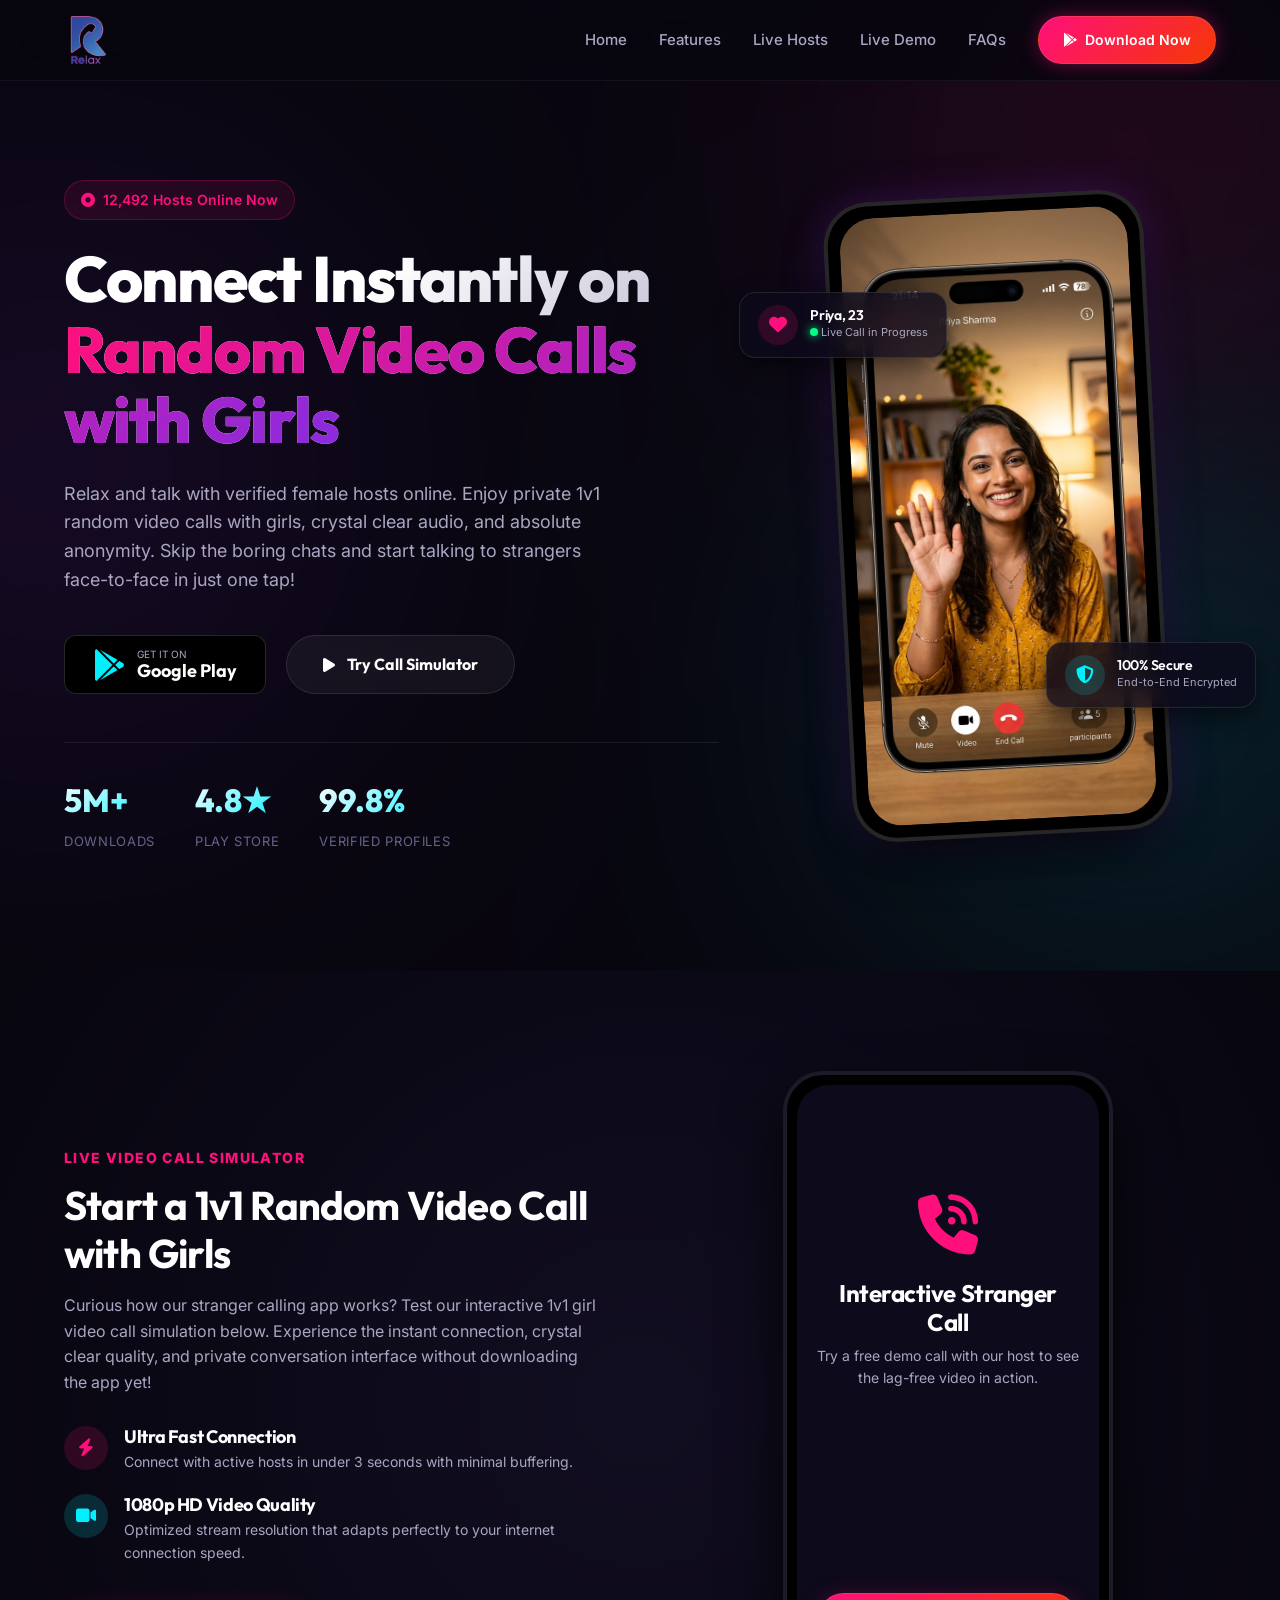
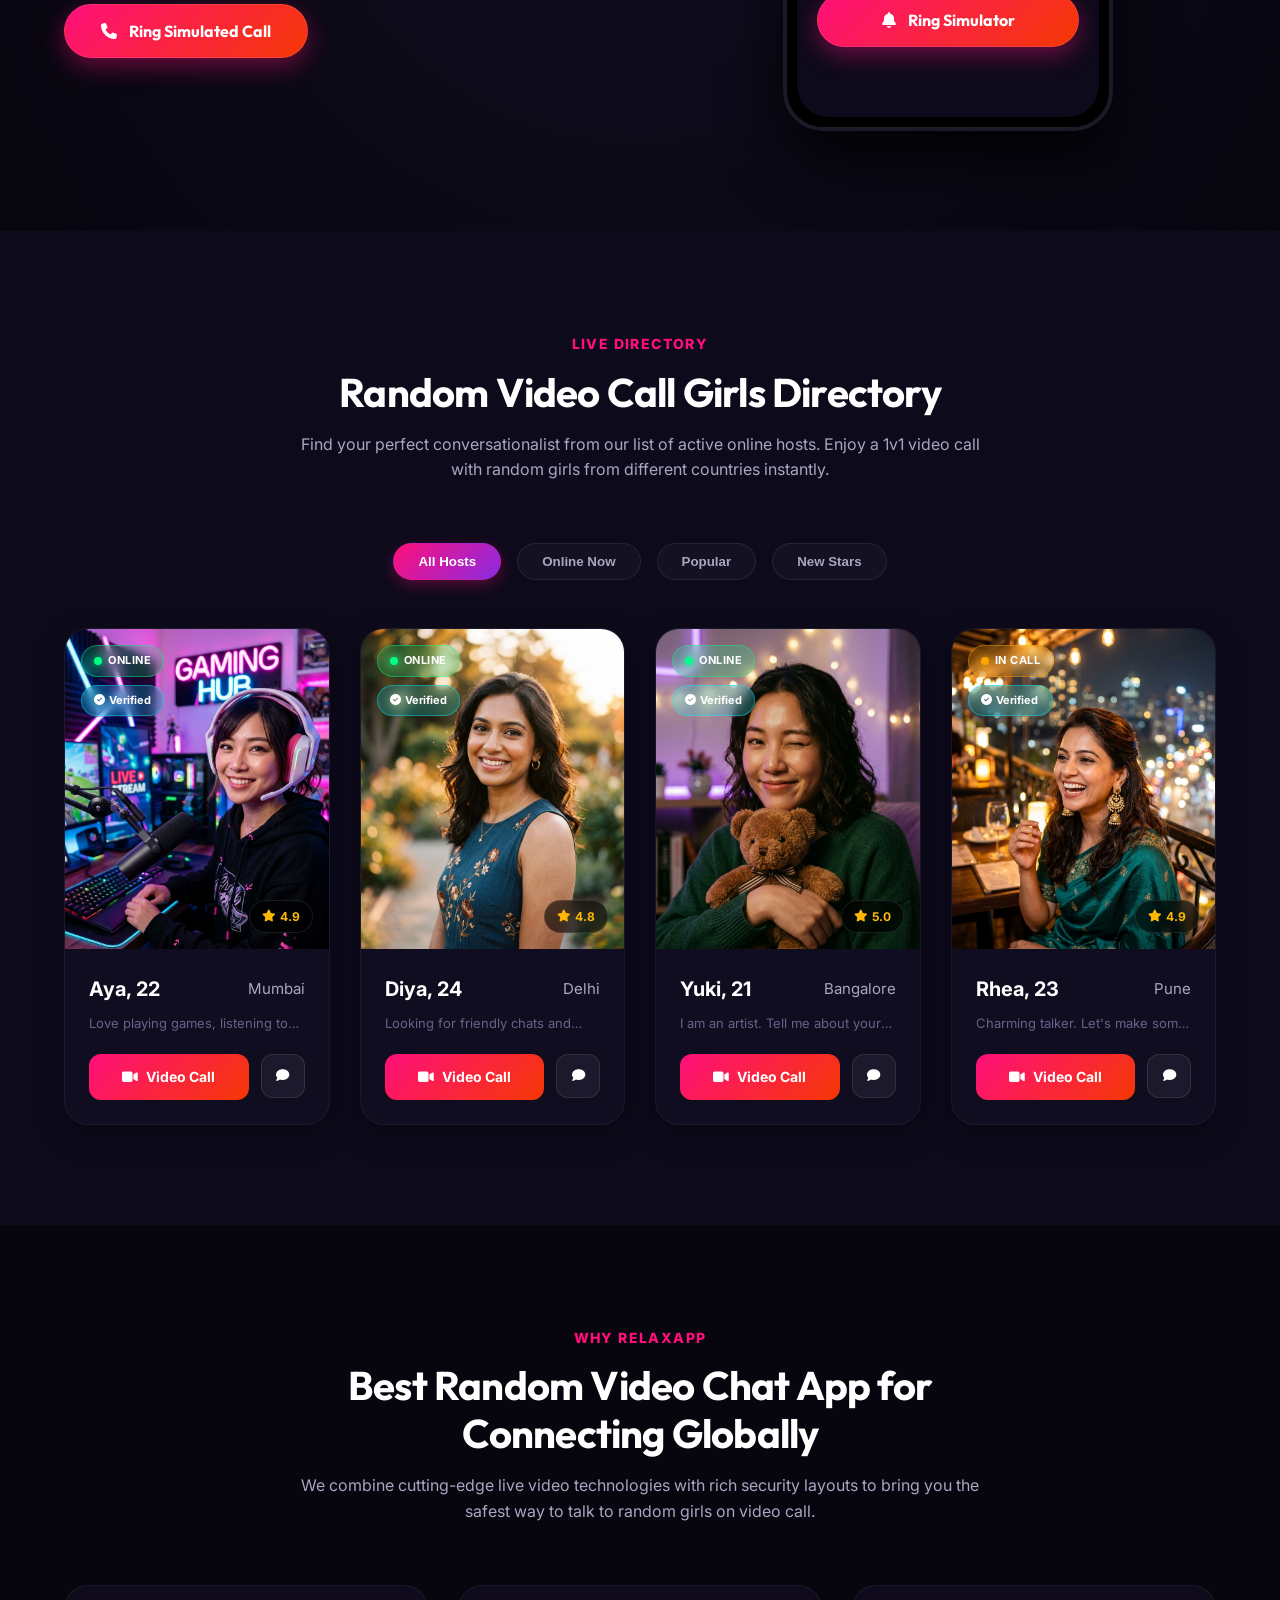
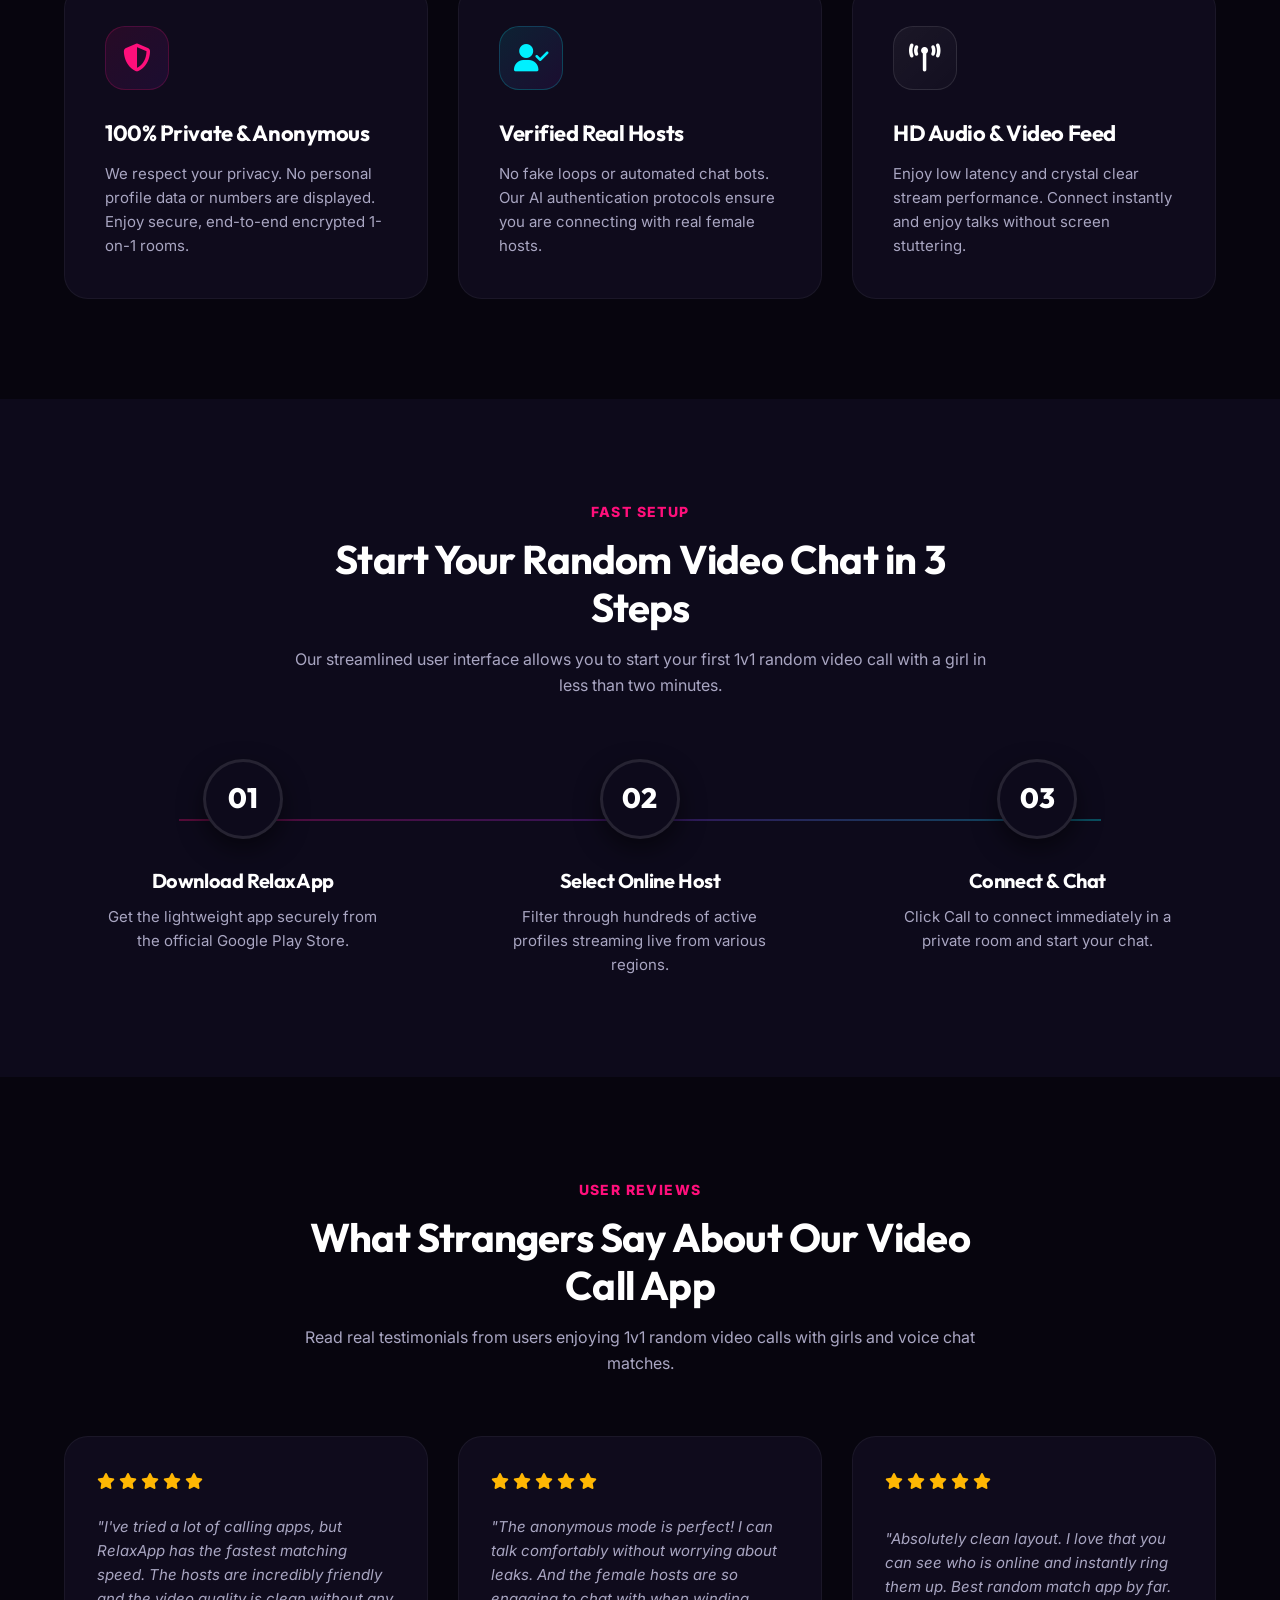
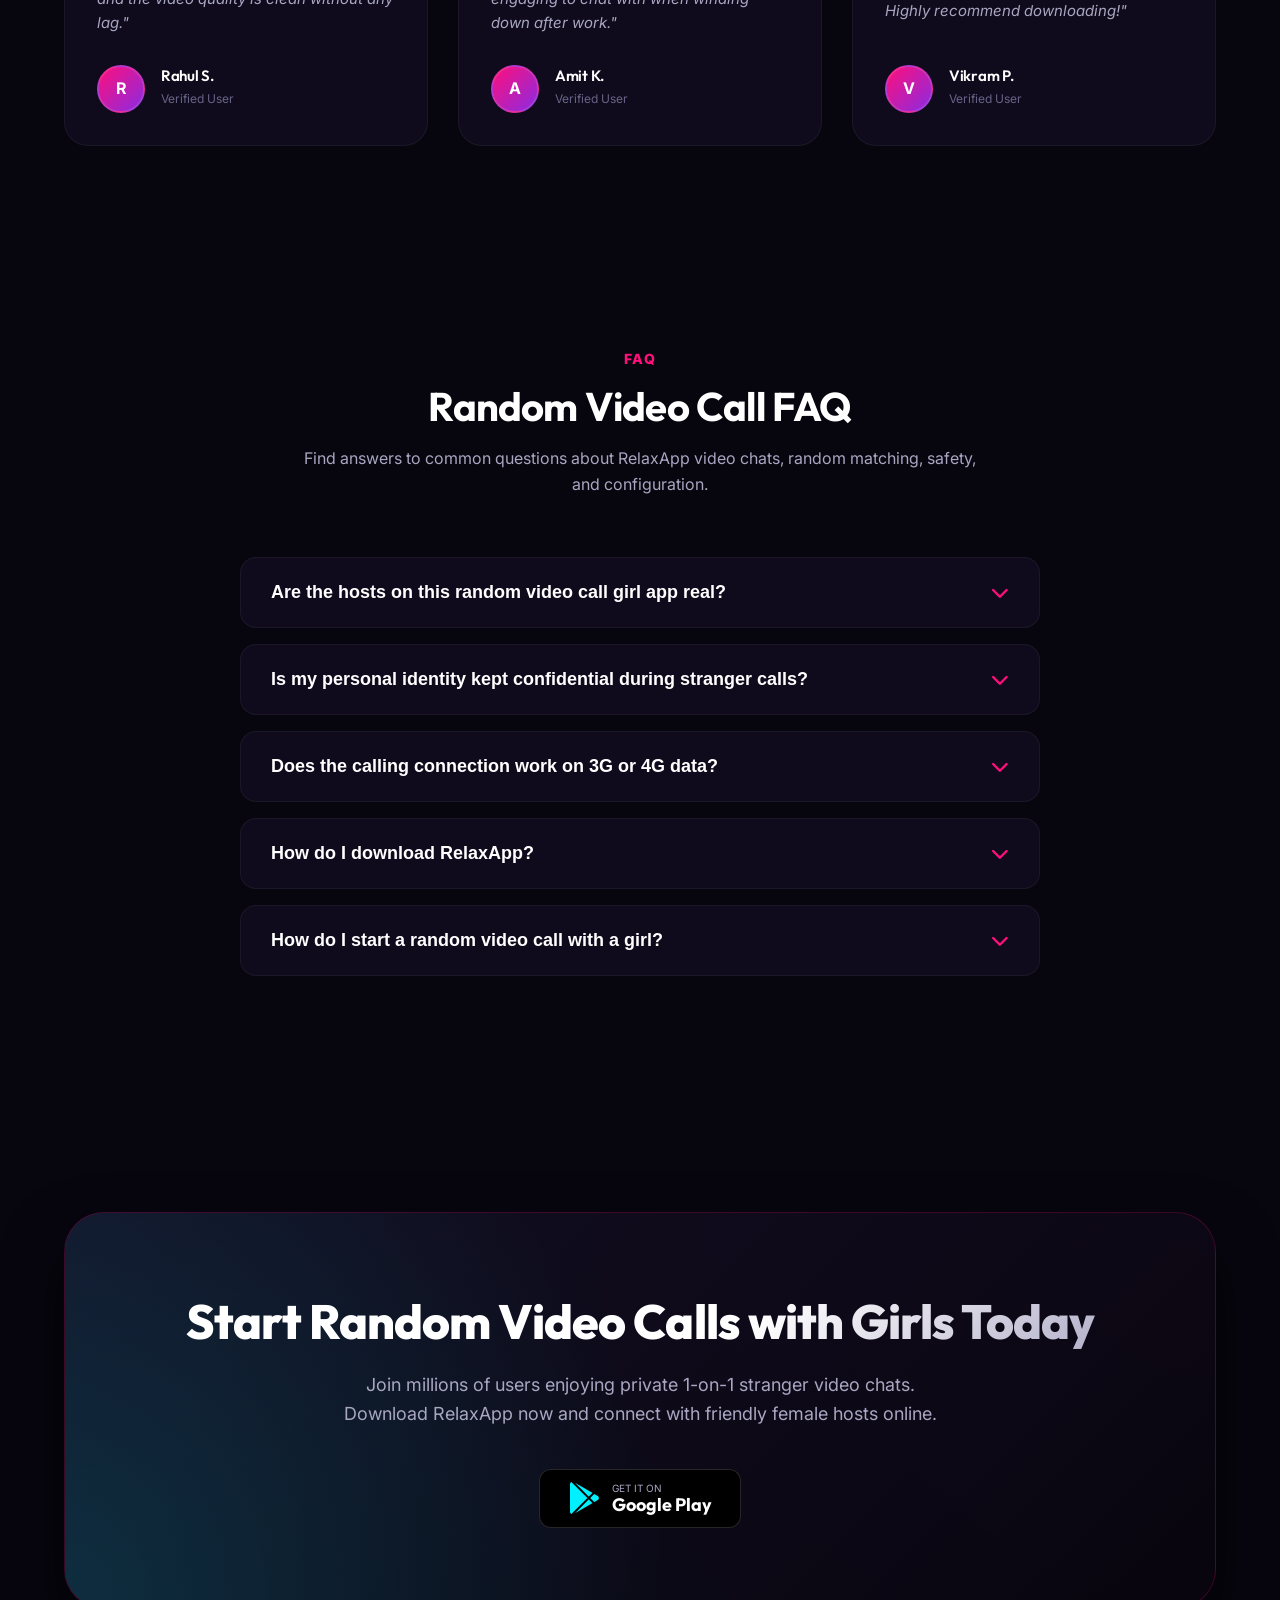
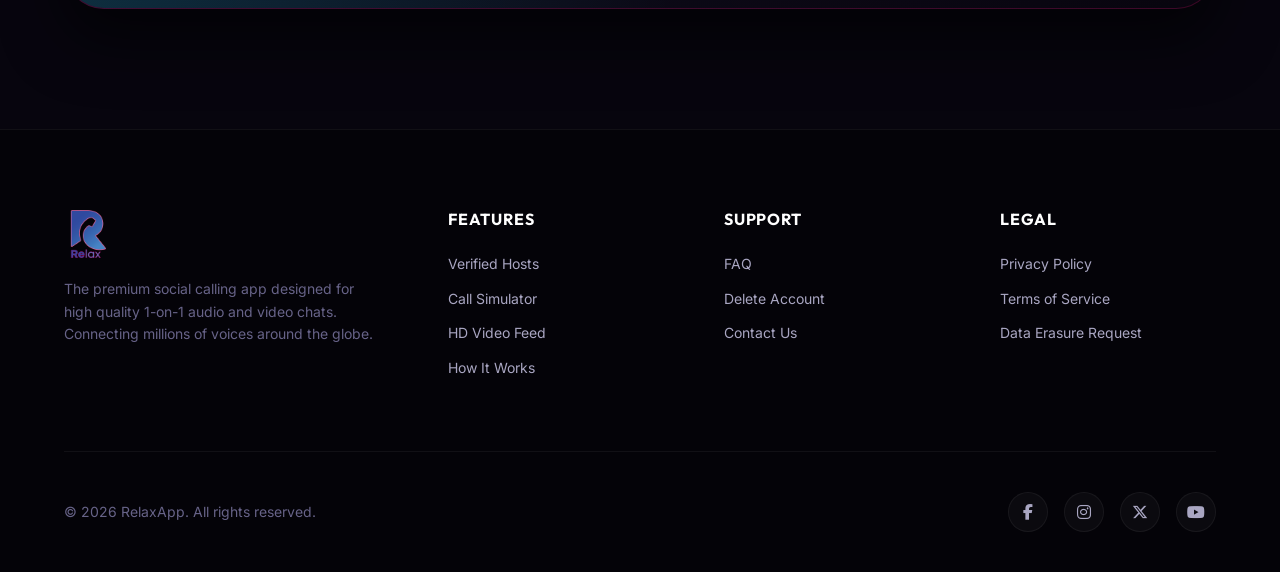
<file: index.html>
<!DOCTYPE html>
<html lang="en">
<head>
  <meta charset="UTF-8">
  <meta name="viewport" content="width=device-width, initial-scale=1.0">
  
  <!-- SEO Meta Tags -->
  <title>RelaxApp - Random Video Calls with Girls | Live 1v1 Stranger Chat</title>
  <meta name="description" content="Start random video calls with girls online. Download RelaxApp to enjoy secure, private 1v1 video calls and live chat with verified female hosts instantly.">
  <meta name="keywords" content="random video calls girl, 1v1 video call random girls, girl video call app, talk to random girls video call, girls video call online app, live video chat with girls, best girls video call app, random video call free online with strangers">
  <meta name="author" content="RelaxApp">

  <!-- Open Graph / Facebook -->
  <meta property="og:type" content="website">
  <meta property="og:url" content="https://relaxapp.live/">
  <meta property="og:title" content="RelaxApp - Random Video Calls with Girls | Live 1v1 Stranger Chat">
  <meta property="og:description" content="Start random video calls with girls online. Enjoy secure, private 1v1 video chat with verified female hosts instantly.">
  <meta property="og:image" content="assets/images/hero_host.jpg">

  <!-- Twitter -->
  <meta property="twitter:card" content="summary_large_image">
  <meta property="twitter:url" content="https://relaxapp.live/">
  <meta property="twitter:title" content="RelaxApp - Random Video Calls with Girls | Live 1v1 Stranger Chat">
  <meta property="twitter:description" content="Start random video calls with girls online. Enjoy secure, private 1v1 video chat with verified female hosts instantly.">
  <meta property="twitter:image" content="assets/images/hero_host.jpg">

  <!-- JSON-LD Structured Data Schema -->
  <script type="application/ld+json">
  {
    "@context": "https://schema.org",
    "@type": "SoftwareApplication",
    "name": "RelaxApp",
    "operatingSystem": "Android",
    "applicationCategory": "SocialNetworkingApplication",
    "genre": "Social Calling, Video Calling",
    "downloadUrl": "https://play.google.com/store/apps/details?id=com.relaxapp.kkm",
    "ratingValue": "4.8",
    "ratingCount": "125420",
    "offers": {
      "@type": "Offer",
      "price": "0",
      "priceCurrency": "USD"
    },
    "description": "Premium social calling app featuring random video calls with girls and 1v1 private stranger voice chat with verified female hosts."
  }
  </script>
  
  <!-- FontAwesome Icons -->
  <link rel="stylesheet" href="https://cdnjs.cloudflare.com/ajax/libs/font-awesome/6.4.0/css/all.min.css">
  
  <!-- Custom Stylesheet -->
  <link rel="stylesheet" href="styles.css">
</head>
<body>

  <!-- Background Glowing Blobs -->
  <div class="gradient-blob blob-pink"></div>
  <div class="gradient-blob blob-purple"></div>
  <div class="gradient-blob blob-cyan"></div>

  <!-- HEADER / NAVIGATION -->
  <header id="main-header">
    <div class="container nav-wrapper">
      <a href="#" class="logo" id="logo-link">
        <img src="assets/images/logo.png" alt="RelaxApp Logo">
      </a>
      
      <button class="hamburger" id="menu-toggle" aria-label="Toggle Navigation">
        <i class="fa-solid fa-bars"></i>
      </button>
      
      <ul class="nav-menu" id="nav-menu">
        <li><a href="#" class="nav-link">Home</a></li>
        <li><a href="#features" class="nav-link">Features</a></li>
        <li><a href="#hosts" class="nav-link">Live Hosts</a></li>
        <li><a href="#simulator" class="nav-link">Live Demo</a></li>
        <li><a href="#faqs" class="nav-link">FAQs</a></li>
        <li>
          <a href="https://play.google.com/store/apps/details?id=com.relaxapp.kkm" class="nav-btn" target="_blank" rel="noopener noreferrer" id="nav-download-btn">
            <i class="fa-brands fa-google-play"></i> Download Now
          </a>
        </li>
      </ul>
    </div>
  </header>

  <!-- HERO SECTION -->
  <section class="hero" id="home">
    <div class="container hero-grid">
      <div class="hero-content">
        <div class="hero-tag">
          <i class="fa-solid fa-circle-dot"></i>
          <span>12,492 Hosts Online Now</span>
        </div>
        
        <h1 class="hero-title">
          Connect Instantly on <span>Random Video Calls with Girls</span>
        </h1>
        
        <p class="hero-description">
          Relax and talk with verified female hosts online. Enjoy private 1v1 random video calls with girls, crystal clear audio, and absolute anonymity. Skip the boring chats and start talking to strangers face-to-face in just one tap!
        </p>
        
        <div class="hero-buttons">
          <a href="https://play.google.com/store/apps/details?id=com.relaxapp.kkm" class="playstore-badge-btn" target="_blank" rel="noopener noreferrer" id="hero-download-badge">
            <i class="fa-brands fa-google-play"></i>
            <div class="badge-text">
              <span>Get it on</span>
              <span>Google Play</span>
            </div>
          </a>
          <a href="#simulator" class="btn btn-secondary" id="hero-demo-btn">
            <i class="fa-solid fa-play"></i> Try Call Simulator
          </a>
        </div>
        
        <div class="hero-stats">
          <div class="stat-item">
            <span class="stat-value">5M+</span>
            <span class="stat-label">Downloads</span>
          </div>
          <div class="stat-item">
            <span class="stat-value">4.8★</span>
            <span class="stat-label">Play Store</span>
          </div>
          <div class="stat-item">
            <span class="stat-value">99.8%</span>
            <span class="stat-label">Verified Profiles</span>
          </div>
        </div>
      </div>
      
      <div class="hero-visual">
        <div class="phone-container">
          <div class="phone-screen">
            <!-- App Mockup Image of beautiful South Asian Female host on call -->
            <img src="assets/images/hero_host.jpg" alt="Priya, verified host on random video call with girl in RelaxApp" loading="eager">
          </div>
        </div>
        
        <!-- Floating widgets for interactive look -->
        <div class="floating-widget widget-1">
          <div class="widget-icon"><i class="fa-solid fa-heart"></i></div>
          <div class="widget-details">
            <h4>Priya, 23</h4>
            <p><span class="pulse-green"></span> Live Call in Progress</p>
          </div>
        </div>
        
        <div class="floating-widget widget-2">
          <div class="widget-icon"><i class="fa-solid fa-shield-halved"></i></div>
          <div class="widget-details">
            <h4>100% Secure</h4>
            <p>End-to-End Encrypted</p>
          </div>
        </div>
      </div>
    </div>
  </section>

  <!-- LIVE CALL SIMULATOR SECTION -->
  <section class="simulator-section" id="simulator">
    <div class="container simulator-grid">
      <div class="simulator-info">
        <span class="section-subtitle">Live Video Call Simulator</span>
        <h2 class="section-title">Start a 1v1 Random Video Call with Girls</h2>
        <p class="section-description" style="margin-bottom: 30px;">
          Curious how our stranger calling app works? Test our interactive 1v1 girl video call simulation below. Experience the instant connection, crystal clear quality, and private conversation interface without downloading the app yet!
        </p>
        
        <div style="display: flex; flex-direction: column; gap: 20px;">
          <div style="display: flex; gap: 16px; align-items: flex-start;">
            <div style="background: rgba(255, 15, 123, 0.15); width: 44px; height: 44px; border-radius: 50%; display: flex; align-items: center; justify-content: center; color: var(--primary); flex-shrink: 0; font-size: 18px;">
              <i class="fa-solid fa-bolt"></i>
            </div>
            <div>
              <h4 style="font-size: 18px; margin-bottom: 4px;">Ultra Fast Connection</h4>
              <p style="color: var(--text-secondary); font-size: 14px;">Connect with active hosts in under 3 seconds with minimal buffering.</p>
            </div>
          </div>
          
          <div style="display: flex; gap: 16px; align-items: flex-start;">
            <div style="background: rgba(0, 240, 255, 0.15); width: 44px; height: 44px; border-radius: 50%; display: flex; align-items: center; justify-content: center; color: var(--neon-blue); flex-shrink: 0; font-size: 18px;">
              <i class="fa-solid fa-video"></i>
            </div>
            <div>
              <h4 style="font-size: 18px; margin-bottom: 4px;">1080p HD Video Quality</h4>
              <p style="color: var(--text-secondary); font-size: 14px;">Optimized stream resolution that adapts perfectly to your internet connection speed.</p>
            </div>
          </div>
        </div>
        
        <button class="btn btn-primary" id="start-simulation-btn" style="margin-top: 40px;">
          <i class="fa-solid fa-phone"></i> Ring Simulated Call
        </button>
      </div>
      
      <div class="sim-phone-wrapper">
        <div class="sim-phone">
          <div class="sim-screen">
            
            <!-- Standby Lockscreen State -->
            <div class="sim-state sim-standby" id="sim-standby">
              <div style="text-align: center; margin-top: 80px;">
                <i class="fa-solid fa-phone-volume" style="font-size: 60px; color: var(--primary); animation: float 4s ease-in-out infinite;"></i>
                <h3 style="font-size: 24px; margin-top: 24px;">Interactive Stranger Call</h3>
                <p style="color: var(--text-secondary); margin-top: 8px; font-size: 14px;">Try a free demo call with our host to see the lag-free video in action.</p>
              </div>
              <button class="btn btn-primary" id="standby-trigger" style="margin-bottom: 40px; width: 100%;">
                <i class="fa-solid fa-bell"></i> Ring Simulator
              </button>
            </div>
            
            <!-- Incoming Ringing State -->
            <div class="sim-state sim-ringing hidden" id="sim-ringing">
              <div class="caller-avatar">
                <img src="assets/images/host_one.jpg" alt="Aya, host on call" class="caller-img">
                <div class="ring-wave"></div>
                <div class="ring-wave"></div>
                <div class="ring-wave"></div>
              </div>
              <div class="caller-info">
                <h3 class="caller-name">Aya, 22</h3>
                <p class="caller-status">Incoming Video Call...</p>
              </div>
              <div class="action-buttons">
                <button class="action-btn decline-btn" id="decline-call" aria-label="Decline Call">
                  <i class="fa-solid fa-phone-slash"></i>
                </button>
                <button class="action-btn accept-btn" id="accept-call" aria-label="Accept Call">
                  <i class="fa-solid fa-phone"></i>
                </button>
              </div>
            </div>
            
            <!-- Connecting State -->
            <div class="sim-state sim-connecting hidden" id="sim-connecting">
              <div class="spinner"></div>
              <p class="connecting-text">Connecting secure line...</p>
            </div>
            
            <!-- Active Call State -->
            <div class="sim-state sim-active hidden" id="sim-active">
              <!-- Background video simulation -->
              <img src="assets/images/host_one.jpg" alt="Live call host video feed" class="active-video">
              
              <div class="active-overlay">
                <div class="call-header">
                  <div style="display: flex; align-items: center; gap: 8px;">
                    <span class="host-badge-small"></span>
                    <span class="call-header-name">Aya (Online)</span>
                  </div>
                  <span class="call-timer" id="call-timer">00:00</span>
                </div>
                
                <!-- Small user PIP window -->
                <div class="pip-window">
                  <i class="fa-solid fa-user" style="position: absolute; top: 50%; left: 50%; transform: translate(-50%, -50%); color: rgba(255,255,255,0.4); font-size: 24px;"></i>
                </div>
                
                <div class="call-controls">
                  <button class="control-btn" id="mute-call" aria-label="Mute Microphone">
                    <i class="fa-solid fa-microphone"></i>
                  </button>
                  <button class="control-btn" id="cam-call" aria-label="Toggle Camera">
                    <i class="fa-solid fa-video"></i>
                  </button>
                  <button class="control-btn end-btn" id="end-call" aria-label="End Call">
                    <i class="fa-solid fa-phone-slash"></i>
                  </button>
                </div>
              </div>
            </div>
            
          </div>
        </div>
      </div>
    </div>
  </section>

  <!-- LIVE HOSTS DIRECTORY -->
  <section class="hosts-section" id="hosts">
    <div class="container">
      <div class="section-header">
        <span class="section-subtitle">Live Directory</span>
        <h2 class="section-title">Random Video Call Girls Directory</h2>
        <p class="section-description">
          Find your perfect conversationalist from our list of active online hosts. Enjoy a 1v1 video call with random girls from different countries instantly.
        </p>
      </div>
      
      <!-- Filters -->
      <div class="host-filters">
        <button class="filter-btn active" data-filter="all">All Hosts</button>
        <button class="filter-btn" data-filter="online">Online Now</button>
        <button class="filter-btn" data-filter="popular">Popular</button>
        <button class="filter-btn" data-filter="new">New Stars</button>
      </div>
      
      <!-- Host Card Grid -->
      <div class="host-grid">
        
        <!-- Host 1 -->
        <div class="host-card" data-category="online popular">
          <div class="host-card-img-wrapper">
            <img src="assets/images/host_one.jpg" alt="Aya - Live random video call girl profile" class="host-card-img" loading="lazy">
            <div class="host-badges">
              <span class="status-badge status-online">
                <span class="pulse-green"></span> Online
              </span>
              <span class="verified-badge">
                <i class="fa-solid fa-circle-check"></i> Verified
              </span>
            </div>
            <div class="rating-badge">
              <i class="fa-solid fa-star"></i> 4.9
            </div>
          </div>
          <div class="host-card-info">
            <div class="host-card-header">
              <span class="host-name">Aya, 22</span>
              <span class="host-age">Mumbai</span>
            </div>
            <p class="host-tagline">Love playing games, listening to music & chatting. Call me now!</p>
            <div class="host-actions">
              <a href="https://play.google.com/store/apps/details?id=com.relaxapp.kkm" class="host-call-btn" target="_blank" rel="noopener noreferrer">
                <i class="fa-solid fa-video"></i> Video Call
              </a>
              <button class="host-chat-btn" aria-label="Send Message" onclick="window.open('https://play.google.com/store/apps/details?id=com.relaxapp.kkm', '_blank')">
                <i class="fa-solid fa-comment"></i>
              </button>
            </div>
          </div>
        </div>

        <!-- Host 2 -->
        <div class="host-card" data-category="online new">
          <div class="host-card-img-wrapper">
            <img src="assets/images/host_two.jpg" alt="Diya - Live online video chat with girls profile" class="host-card-img" loading="lazy">
            <div class="host-badges">
              <span class="status-badge status-online">
                <span class="pulse-green"></span> Online
              </span>
              <span class="verified-badge">
                <i class="fa-solid fa-circle-check"></i> Verified
              </span>
            </div>
            <div class="rating-badge">
              <i class="fa-solid fa-star"></i> 4.8
            </div>
          </div>
          <div class="host-card-info">
            <div class="host-card-header">
              <span class="host-name">Diya, 24</span>
              <span class="host-age">Delhi</span>
            </div>
            <p class="host-tagline">Looking for friendly chats and good vibes. Let's get to know each other.</p>
            <div class="host-actions">
              <a href="https://play.google.com/store/apps/details?id=com.relaxapp.kkm" class="host-call-btn" target="_blank" rel="noopener noreferrer">
                <i class="fa-solid fa-video"></i> Video Call
              </a>
              <button class="host-chat-btn" aria-label="Send Message" onclick="window.open('https://play.google.com/store/apps/details?id=com.relaxapp.kkm', '_blank')">
                <i class="fa-solid fa-comment"></i>
              </button>
            </div>
          </div>
        </div>

        <!-- Host 3 -->
        <div class="host-card" data-category="online popular">
          <div class="host-card-img-wrapper">
            <img src="assets/images/host_three.jpg" alt="Yuki - 1v1 random video call girl profile" class="host-card-img" loading="lazy">
            <div class="host-badges">
              <span class="status-badge status-online">
                <span class="pulse-green"></span> Online
              </span>
              <span class="verified-badge">
                <i class="fa-solid fa-circle-check"></i> Verified
              </span>
            </div>
            <div class="rating-badge">
              <i class="fa-solid fa-star"></i> 5.0
            </div>
          </div>
          <div class="host-card-info">
            <div class="host-card-header">
              <span class="host-name">Yuki, 21</span>
              <span class="host-age">Bangalore</span>
            </div>
            <p class="host-tagline">I am an artist. Tell me about your day, I'm all ears!</p>
            <div class="host-actions">
              <a href="https://play.google.com/store/apps/details?id=com.relaxapp.kkm" class="host-call-btn" target="_blank" rel="noopener noreferrer">
                <i class="fa-solid fa-video"></i> Video Call
              </a>
              <button class="host-chat-btn" aria-label="Send Message" onclick="window.open('https://play.google.com/store/apps/details?id=com.relaxapp.kkm', '_blank')">
                <i class="fa-solid fa-comment"></i>
              </button>
            </div>
          </div>
        </div>

        <!-- Host 4 -->
        <div class="host-card" data-category="popular new">
          <div class="host-card-img-wrapper">
            <img src="assets/images/host_four.jpg" alt="Rhea - Talk to random girls on video call profile" class="host-card-img" loading="lazy">
            <div class="host-badges">
              <span class="status-badge status-busy">
                <span style="background:orange; box-shadow:0 0 10px orange;" class="pulse-green"></span> In Call
              </span>
              <span class="verified-badge">
                <i class="fa-solid fa-circle-check"></i> Verified
              </span>
            </div>
            <div class="rating-badge">
              <i class="fa-solid fa-star"></i> 4.9
            </div>
          </div>
          <div class="host-card-info">
            <div class="host-card-header">
              <span class="host-name">Rhea, 23</span>
              <span class="host-age">Pune</span>
            </div>
            <p class="host-tagline">Charming talker. Let's make some amazing memories together.</p>
            <div class="host-actions">
              <a href="https://play.google.com/store/apps/details?id=com.relaxapp.kkm" class="host-call-btn" target="_blank" rel="noopener noreferrer">
                <i class="fa-solid fa-video"></i> Video Call
              </a>
              <button class="host-chat-btn" aria-label="Send Message" onclick="window.open('https://play.google.com/store/apps/details?id=com.relaxapp.kkm', '_blank')">
                <i class="fa-solid fa-comment"></i>
              </button>
            </div>
          </div>
        </div>

      </div>
    </div>
  </section>

  <!-- APP FEATURES -->
  <section class="features-section" id="features">
    <div class="container">
      <div class="section-header">
        <span class="section-subtitle">Why RelaxApp</span>
        <h2 class="section-title">Best Random Video Chat App for Connecting Globally</h2>
        <p class="section-description">
          We combine cutting-edge live video technologies with rich security layouts to bring you the safest way to talk to random girls on video call.
        </p>
      </div>
      
      <div class="features-grid">
        <!-- Feature 1 -->
        <div class="feature-card">
          <div class="feature-icon-wrapper">
            <i class="fa-solid fa-shield-halved"></i>
          </div>
          <h3>100% Private & Anonymous</h3>
          <p>We respect your privacy. No personal profile data or numbers are displayed. Enjoy secure, end-to-end encrypted 1-on-1 rooms.</p>
        </div>
        
        <!-- Feature 2 -->
        <div class="feature-card">
          <div class="feature-icon-wrapper">
            <i class="fa-solid fa-user-check"></i>
          </div>
          <h3>Verified Real Hosts</h3>
          <p>No fake loops or automated chat bots. Our AI authentication protocols ensure you are connecting with real female hosts.</p>
        </div>
        
        <!-- Feature 3 -->
        <div class="feature-card">
          <div class="feature-icon-wrapper">
            <i class="fa-solid fa-tower-broadcast"></i>
          </div>
          <h3>HD Audio & Video Feed</h3>
          <p>Enjoy low latency and crystal clear stream performance. Connect instantly and enjoy talks without screen stuttering.</p>
        </div>
      </div>
    </div>
  </section>

  <!-- HOW IT WORKS -->
  <section style="background: var(--bg-dark);" id="how-it-works">
    <div class="container">
      <div class="section-header">
        <span class="section-subtitle">Fast Setup</span>
        <h2 class="section-title">Start Your Random Video Chat in 3 Steps</h2>
        <p class="section-description">
          Our streamlined user interface allows you to start your first 1v1 random video call with a girl in less than two minutes.
        </p>
      </div>
      
      <div class="steps-wrapper">
        <!-- Step 1 -->
        <div class="step-card">
          <div class="step-num">01</div>
          <h3>Download RelaxApp</h3>
          <p>Get the lightweight app securely from the official Google Play Store.</p>
        </div>
        
        <!-- Step 2 -->
        <div class="step-card">
          <div class="step-num">02</div>
          <h3>Select Online Host</h3>
          <p>Filter through hundreds of active profiles streaming live from various regions.</p>
        </div>
        
        <!-- Step 3 -->
        <div class="step-card">
          <div class="step-num">03</div>
          <h3>Connect & Chat</h3>
          <p>Click Call to connect immediately in a private room and start your chat.</p>
        </div>
      </div>
    </div>
  </section>

  <!-- TESTIMONIALS SECTION -->
  <section id="testimonials">
    <div class="container">
      <div class="section-header">
        <span class="section-subtitle">User Reviews</span>
        <h2 class="section-title">What Strangers Say About Our Video Call App</h2>
        <p class="section-description">
          Read real testimonials from users enjoying 1v1 random video calls with girls and voice chat matches.
        </p>
      </div>
      
      <div class="testimonials-grid">
        <!-- Testimonial 1 -->
        <div class="testimonial-card">
          <div class="testimonial-stars">
            <i class="fa-solid fa-star"></i>
            <i class="fa-solid fa-star"></i>
            <i class="fa-solid fa-star"></i>
            <i class="fa-solid fa-star"></i>
            <i class="fa-solid fa-star"></i>
          </div>
          <p class="testimonial-text">
            "I've tried a lot of calling apps, but RelaxApp has the fastest matching speed. The hosts are incredibly friendly and the video quality is clean without any lag."
          </p>
          <div class="user-profile">
            <div class="user-avatar">R</div>
            <div class="user-meta">
              <h4>Rahul S.</h4>
              <span>Verified User</span>
            </div>
          </div>
        </div>

        <!-- Testimonial 2 -->
        <div class="testimonial-card">
          <div class="testimonial-stars">
            <i class="fa-solid fa-star"></i>
            <i class="fa-solid fa-star"></i>
            <i class="fa-solid fa-star"></i>
            <i class="fa-solid fa-star"></i>
            <i class="fa-solid fa-star"></i>
          </div>
          <p class="testimonial-text">
            "The anonymous mode is perfect! I can talk comfortably without worrying about leaks. And the female hosts are so engaging to chat with when winding down after work."
          </p>
          <div class="user-profile">
            <div class="user-avatar">A</div>
            <div class="user-meta">
              <h4>Amit K.</h4>
              <span>Verified User</span>
            </div>
          </div>
        </div>

        <!-- Testimonial 3 -->
        <div class="testimonial-card">
          <div class="testimonial-stars">
            <i class="fa-solid fa-star"></i>
            <i class="fa-solid fa-star"></i>
            <i class="fa-solid fa-star"></i>
            <i class="fa-solid fa-star"></i>
            <i class="fa-solid fa-star"></i>
          </div>
          <p class="testimonial-text">
            "Absolutely clean layout. I love that you can see who is online and instantly ring them up. Best random match app by far. Highly recommend downloading!"
          </p>
          <div class="user-profile">
            <div class="user-avatar">V</div>
            <div class="user-meta">
              <h4>Vikram P.</h4>
              <span>Verified User</span>
            </div>
          </div>
        </div>
      </div>
    </div>
  </section>

  <!-- FAQS SECTION -->
  <section class="faqs-section" id="faqs">
    <div class="container">
      <div class="section-header">
        <span class="section-subtitle">FAQ</span>
        <h2 class="section-title">Random Video Call FAQ</h2>
        <p class="section-description">
          Find answers to common questions about RelaxApp video chats, random matching, safety, and configuration.
        </p>
      </div>
      
      <div class="faq-accordion">
        <!-- FAQ 1 -->
        <div class="faq-item">
          <button class="faq-question" id="faq-q1">
            <span>Are the hosts on this random video call girl app real?</span>
            <i class="fa-solid fa-chevron-down"></i>
          </button>
          <div class="faq-answer">
            <p>Yes. RelaxApp has strict identification verification policies for hosts. Every host must complete an AI-based face recognition test to match their profiles, ensuring you chat with real people rather than recorded loops or bots.</p>
          </div>
        </div>

        <!-- FAQ 2 -->
        <div class="faq-item">
          <button class="faq-question" id="faq-q2">
            <span>Is my personal identity kept confidential during stranger calls?</span>
            <i class="fa-solid fa-chevron-down"></i>
          </button>
          <div class="faq-answer">
            <p>Absolutely. RelaxApp values user privacy. Your phone number, precise location, and personal details are completely hidden. You can choose a custom nickname and avatar to stay fully anonymous during call matches.</p>
          </div>
        </div>

        <!-- FAQ 3 -->
        <div class="faq-item">
          <button class="faq-question" id="faq-q3">
            <span>Does the calling connection work on 3G or 4G data?</span>
            <i class="fa-solid fa-chevron-down"></i>
          </button>
          <div class="faq-answer">
            <p>Yes! RelaxApp's webRTC streaming protocols are custom-tuned for cellular environments. The app dynamically scales visual feeds depending on network speed, providing smooth audio/video feeds even on medium speed data connections.</p>
          </div>
        </div>

        <!-- FAQ 4 -->
        <div class="faq-item">
          <button class="faq-question" id="faq-q4">
            <span>How do I download RelaxApp?</span>
            <i class="fa-solid fa-chevron-down"></i>
          </button>
          <div class="faq-answer">
            <p>Simply click any of the download buttons on this page to redirect to the secure Google Play Store, where you can safely install the official app directly onto your mobile device.</p>
          </div>
        </div>

        <!-- FAQ 5 -->
        <div class="faq-item">
          <button class="faq-question" id="faq-q5">
            <span>How do I start a random video call with a girl?</span>
            <i class="fa-solid fa-chevron-down"></i>
          </button>
          <div class="faq-answer">
            <p>Starting a video call is fast and easy. Download RelaxApp from Google Play, browse the directory of online hosts, select a profile, and tap the 'Video Call' button to connect instantly in a private 1v1 screen session.</p>
          </div>
        </div>
      </div>
    </div>
  </section>

  <!-- CTA ACTION BANNER -->
  <section class="cta-section">
    <div class="container">
      <div class="cta-banner">
        <h2>Start Random Video Calls with Girls Today</h2>
        <p>
          Join millions of users enjoying private 1-on-1 stranger video chats. Download RelaxApp now and connect with friendly female hosts online.
        </p>
        <div class="cta-buttons">
          <a href="https://play.google.com/store/apps/details?id=com.relaxapp.kkm" class="playstore-badge-btn" target="_blank" rel="noopener noreferrer" id="cta-download-badge">
            <i class="fa-brands fa-google-play"></i>
            <div class="badge-text">
              <span>Get it on</span>
              <span>Google Play</span>
            </div>
          </a>
        </div>
      </div>
    </div>
  </section>

  <!-- FOOTER -->
  <footer>
    <div class="container">
      <div class="footer-grid">
        <div class="footer-info">
          <a href="#" class="logo" id="footer-logo">
            <img src="assets/images/logo.png" alt="RelaxApp Logo">
          </a>
          <p>The premium social calling app designed for high quality 1-on-1 audio and video chats. Connecting millions of voices around the globe.</p>
        </div>
        
        <div>
          <h4 class="footer-links-title">Features</h4>
          <ul class="footer-links">
            <li><a href="#features">Verified Hosts</a></li>
            <li><a href="#simulator">Call Simulator</a></li>
            <li><a href="#features">HD Video Feed</a></li>
            <li><a href="#how-it-works">How It Works</a></li>
          </ul>
        </div>

        <div>
          <h4 class="footer-links-title">Support</h4>
          <ul class="footer-links">
            <li><a href="#faqs">FAQ</a></li>
            <li><a href="account-delete.html">Delete Account</a></li>
            <li><a href="https://play.google.com/store/apps/details?id=com.relaxapp.kkm" target="_blank" rel="noopener noreferrer">Contact Us</a></li>
          </ul>
        </div>

        <div>
          <h4 class="footer-links-title">Legal</h4>
          <ul class="footer-links">
            <li><a href="privacypolicy.html">Privacy Policy</a></li>
            <li><a href="privacy-policy.html">Terms of Service</a></li>
            <li><a href="account-delete.html">Data Erasure Request</a></li>
          </ul>
        </div>
      </div>
      
      <div class="footer-bottom">
        <p class="copyright">&copy; 2026 RelaxApp. All rights reserved.</p>
        <div class="footer-socials">
          <a href="https://play.google.com/store/apps/details?id=com.relaxapp.kkm" class="social-icon" aria-label="Facebook" target="_blank" rel="noopener noreferrer"><i class="fa-brands fa-facebook-f"></i></a>
          <a href="https://play.google.com/store/apps/details?id=com.relaxapp.kkm" class="social-icon" aria-label="Instagram" target="_blank" rel="noopener noreferrer"><i class="fa-brands fa-instagram"></i></a>
          <a href="https://play.google.com/store/apps/details?id=com.relaxapp.kkm" class="social-icon" aria-label="Twitter" target="_blank" rel="noopener noreferrer"><i class="fa-brands fa-x-twitter"></i></a>
          <a href="https://play.google.com/store/apps/details?id=com.relaxapp.kkm" class="social-icon" aria-label="YouTube" target="_blank" rel="noopener noreferrer"><i class="fa-brands fa-youtube"></i></a>
        </div>
      </div>
    </div>
  </footer>

  <!-- Custom JavaScript -->
  <script src="app.js"></script>
</body>
</html>
</file>
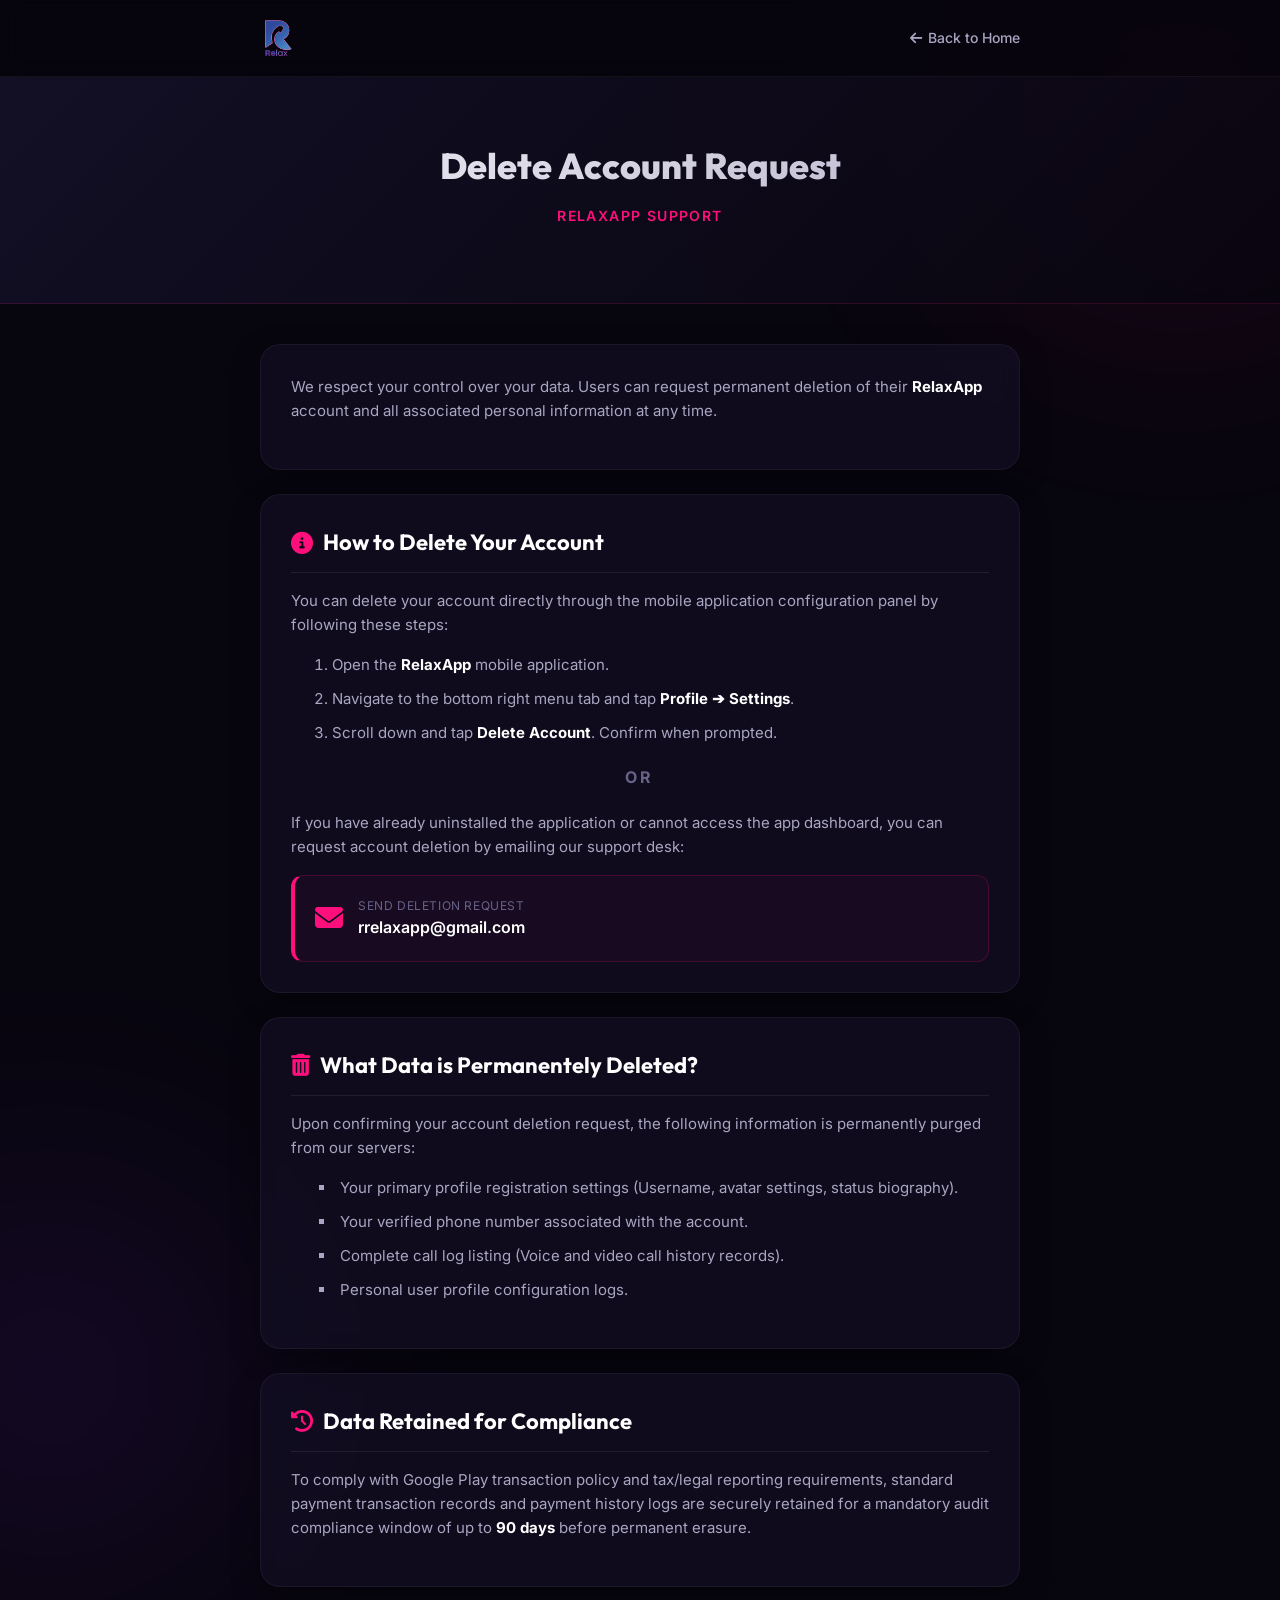
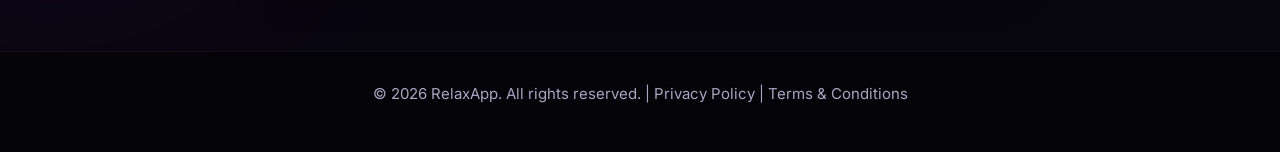
<file: account-delete.html>
<!DOCTYPE html>
<html lang="en">
<head>
  <meta charset="UTF-8">
  <meta name="viewport" content="width=device-width, initial-scale=1.0">
  <title>Delete Account - RelaxApp</title>
  
  <!-- FontAwesome & Custom Typography -->
  <link rel="stylesheet" href="https://cdnjs.cloudflare.com/ajax/libs/font-awesome/6.4.0/css/all.min.css">
  <link href="https://fonts.googleapis.com/css2?family=Inter:wght@300;400;500;600;700&family=Outfit:wght@400;500;600;700;800&display=swap" rel="stylesheet">
  
  <style>
    :root {
      --bg-darker: #07050e;
      --bg-dark: #0d0a1b;
      --bg-card: rgba(20, 16, 38, 0.65);
      --primary: #ff0f7b;
      --secondary: #f53803;
      --accent: #8a2be2;
      --text-primary: #ffffff;
      --text-secondary: #a9a6c2;
      --text-muted: #676388;
      --success: #00ff87;
      --font-headings: 'Outfit', sans-serif;
      --font-body: 'Inter', sans-serif;
    }

    * {
      box-sizing: border-box;
      margin: 0;
      padding: 0;
    }

    body {
      font-family: var(--font-body);
      background-color: var(--bg-darker);
      color: var(--text-primary);
      line-height: 1.6;
      display: flex;
      flex-direction: column;
      min-height: 100vh;
      overflow-x: hidden;
      position: relative;
    }

    /* Glowing blobs background */
    .gradient-blob {
      position: absolute;
      width: 400px;
      height: 400px;
      border-radius: 50%;
      filter: blur(130px);
      z-index: 0;
      opacity: 0.12;
      pointer-events: none;
    }

    .blob-pink {
      background: var(--primary);
      top: -100px;
      right: -100px;
    }

    .blob-purple {
      background: var(--accent);
      bottom: 10%;
      left: -150px;
    }

    /* Header Nav Area */
    header {
      background: rgba(7, 5, 14, 0.85);
      backdrop-filter: blur(12px);
      border-bottom: 1px solid rgba(255, 255, 255, 0.05);
      padding: 20px 0;
      position: relative;
      z-index: 10;
    }

    .nav-container {
      max-width: 800px;
      margin: 0 auto;
      padding: 0 20px;
      display: flex;
      justify-content: space-between;
      align-items: center;
    }

    .logo {
      display: flex;
      align-items: center;
      gap: 10px;
      text-decoration: none;
    }

    .logo img {
      height: 36px;
      width: auto;
    }

    .home-link {
      color: var(--text-secondary);
      text-decoration: none;
      font-weight: 500;
      font-size: 14px;
      transition: color 0.2s ease;
      display: flex;
      align-items: center;
      gap: 6px;
    }

    .home-link:hover {
      color: var(--primary);
    }

    /* Header Hero Title */
    .header-hero {
      background: linear-gradient(135deg, rgba(20, 16, 38, 0.95), rgba(7, 5, 14, 0.95)),
                  radial-gradient(circle at top right, rgba(255, 15, 123, 0.2), transparent 50%);
      border-bottom: 1px solid rgba(255, 15, 123, 0.15);
      padding: 60px 20px;
      text-align: center;
      position: relative;
      z-index: 2;
    }

    .header-hero h1 {
      font-family: var(--font-headings);
      font-size: 36px;
      font-weight: 800;
      background: linear-gradient(135deg, #ffffff, var(--text-secondary));
      -webkit-background-clip: text;
      -webkit-text-fill-color: transparent;
      margin-bottom: 10px;
    }

    .header-hero p {
      color: var(--primary);
      font-weight: 600;
      font-size: 14px;
      text-transform: uppercase;
      letter-spacing: 0.1em;
    }

    /* Container content */
    .container {
      max-width: 800px;
      margin: 0 auto;
      padding: 40px 20px;
      position: relative;
      z-index: 2;
      flex: 1;
    }

    /* Cards */
    .card {
      background: var(--bg-card);
      border: 1px solid rgba(255, 255, 255, 0.05);
      border-radius: 20px;
      padding: 30px;
      margin-bottom: 24px;
      box-shadow: 0 10px 30px rgba(0, 0, 0, 0.3);
      backdrop-filter: blur(10px);
      transition: border-color 0.3s ease;
    }

    .card:hover {
      border-color: rgba(255, 15, 123, 0.15);
    }

    h2 {
      font-family: var(--font-headings);
      font-size: 22px;
      color: var(--text-primary);
      margin-bottom: 16px;
      display: flex;
      align-items: center;
      gap: 10px;
      border-bottom: 1px solid rgba(255, 255, 255, 0.08);
      padding-bottom: 12px;
    }

    h2 i {
      color: var(--primary);
    }

    p {
      color: var(--text-secondary);
      font-size: 15px;
      margin-bottom: 16px;
    }

    p strong {
      color: var(--text-primary);
    }

    /* List styling */
    ol, ul {
      list-style-position: inside;
      margin-bottom: 16px;
    }

    li {
      color: var(--text-secondary);
      font-size: 15px;
      margin-bottom: 10px;
      padding-left: 8px;
    }

    li strong {
      color: var(--text-primary);
    }

    .or-divider {
      text-align: center;
      font-weight: 700;
      color: var(--text-muted);
      margin: 20px 0;
      letter-spacing: 0.2em;
    }

    /* Email Box Info */
    .email-box {
      background: rgba(255, 15, 123, 0.04);
      border: 1px solid rgba(255, 15, 123, 0.2);
      border-left: 4px solid var(--primary);
      padding: 20px;
      border-radius: 12px;
      margin-top: 15px;
      display: flex;
      align-items: center;
      gap: 15px;
    }

    .email-icon {
      font-size: 28px;
      color: var(--primary);
    }

    .email-details {
      display: flex;
      flex-direction: column;
    }

    .email-details span {
      font-size: 12px;
      color: var(--text-muted);
      text-transform: uppercase;
      letter-spacing: 0.05em;
    }

    .email-details a {
      color: var(--text-primary);
      font-weight: 600;
      font-size: 16px;
      text-decoration: none;
      transition: color 0.2s ease;
    }

    .email-details a:hover {
      color: var(--primary);
    }

    /* Footer styling */
    footer {
      background: #040308;
      border-top: 1px solid rgba(255, 255, 255, 0.05);
      padding: 30px 20px;
      text-align: center;
      font-size: 13px;
      color: var(--text-muted);
      position: relative;
      z-index: 2;
    }

    footer a {
      color: var(--text-secondary);
      text-decoration: none;
      transition: color 0.2s ease;
    }

    footer a:hover {
      color: var(--primary);
    }
  </style>
</head>
<body>

  <!-- Background Gradients -->
  <div class="gradient-blob blob-pink"></div>
  <div class="gradient-blob blob-purple"></div>

  <!-- HEADER -->
  <header>
    <div class="nav-container">
      <a href="index.html" class="logo">
        <img src="assets/images/logo.png" alt="RelaxApp Logo">
      </a>
      <a href="index.html" class="home-link">
        <i class="fa-solid fa-arrow-left"></i> Back to Home
      </a>
    </div>
  </header>

  <!-- TITLE BAR -->
  <div class="header-hero">
    <h1>Delete Account Request</h1>
    <p>RelaxApp Support</p>
  </div>

  <!-- CONTAINER -->
  <div class="container">

    <!-- Description -->
    <div class="card">
      <p>
        We respect your control over your data. Users can request permanent deletion of their <strong>RelaxApp</strong> account and all associated personal information at any time.
      </p>
    </div>

    <!-- Steps -->
    <div class="card">
      <h2><i class="fa-solid fa-circle-info"></i> How to Delete Your Account</h2>
      <p>You can delete your account directly through the mobile application configuration panel by following these steps:</p>
      
      <ol style="margin-left: 15px;">
        <li>Open the <strong>RelaxApp</strong> mobile application.</li>
        <li>Navigate to the bottom right menu tab and tap <strong>Profile ➔ Settings</strong>.</li>
        <li>Scroll down and tap <strong>Delete Account</strong>. Confirm when prompted.</li>
      </ol>

      <div class="or-divider">OR</div>

      <p>If you have already uninstalled the application or cannot access the app dashboard, you can request account deletion by emailing our support desk:</p>
      
      <div class="email-box">
        <div class="email-icon">
          <i class="fa-solid fa-envelope"></i>
        </div>
        <div class="email-details">
          <span>Send Deletion Request</span>
          <a href="mailto:rrelaxapp@gmail.com">rrelaxapp@gmail.com</a>
        </div>
      </div>
    </div>

    <!-- Data Deleted -->
    <div class="card">
      <h2><i class="fa-solid fa-trash-can"></i> What Data is Permanentely Deleted?</h2>
      <p>Upon confirming your account deletion request, the following information is permanently purged from our servers:</p>
      <ul style="margin-left: 20px; list-style-type: square;">
        <li>Your primary profile registration settings (Username, avatar settings, status biography).</li>
        <li>Your verified phone number associated with the account.</li>
        <li>Complete call log listing (Voice and video call history records).</li>
        <li>Personal user profile configuration logs.</li>
      </ul>
    </div>

    <!-- Data Retained -->
    <div class="card">
      <h2><i class="fa-solid fa-clock-rotate-left"></i> Data Retained for Compliance</h2>
      <p>
        To comply with Google Play transaction policy and tax/legal reporting requirements, standard payment transaction records and payment history logs are securely retained for a mandatory audit compliance window of up to <strong>90 days</strong> before permanent erasure.
      </p>
    </div>

  </div>

  <!-- FOOTER -->
  <footer>
    <p>&copy; 2026 RelaxApp. All rights reserved. | <a href="privacypolicy.html">Privacy Policy</a> | <a href="privacy-policy.html">Terms & Conditions</a></p>
  </footer>

</body>
</html>
</file>
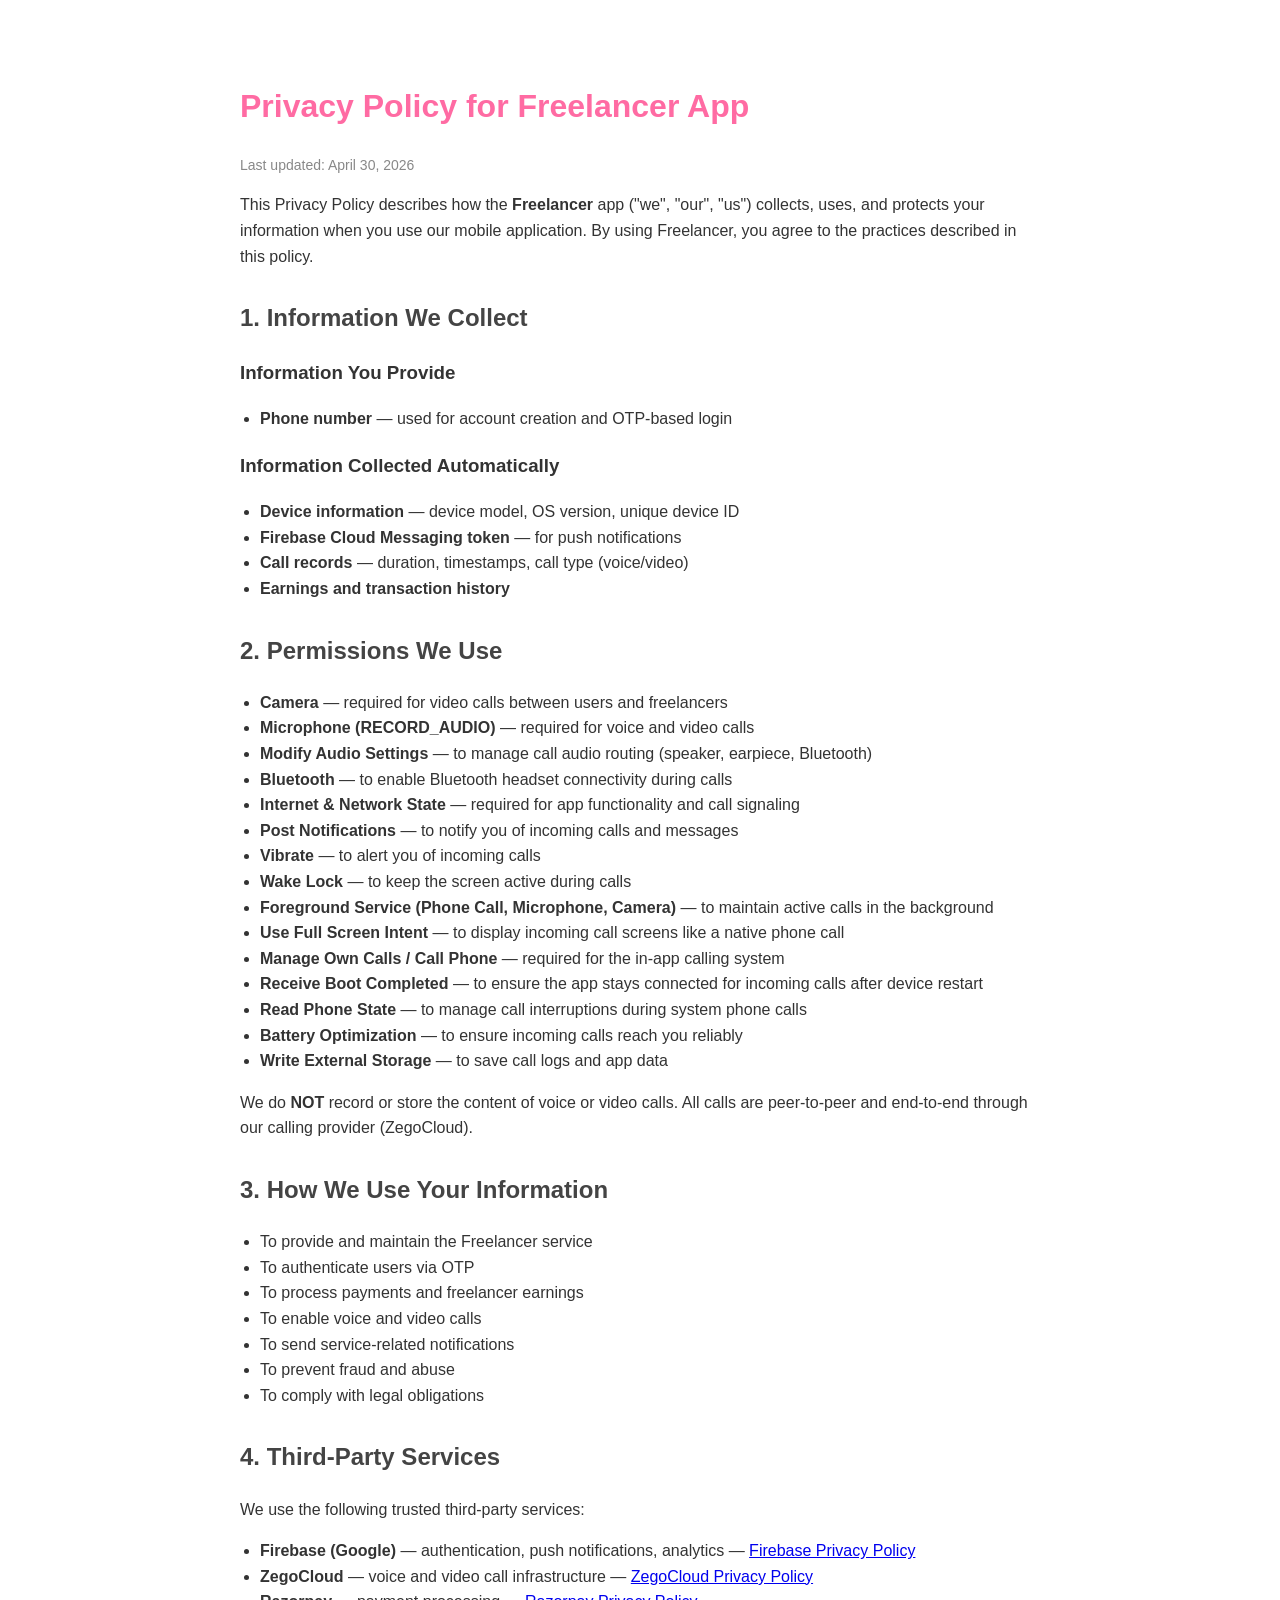
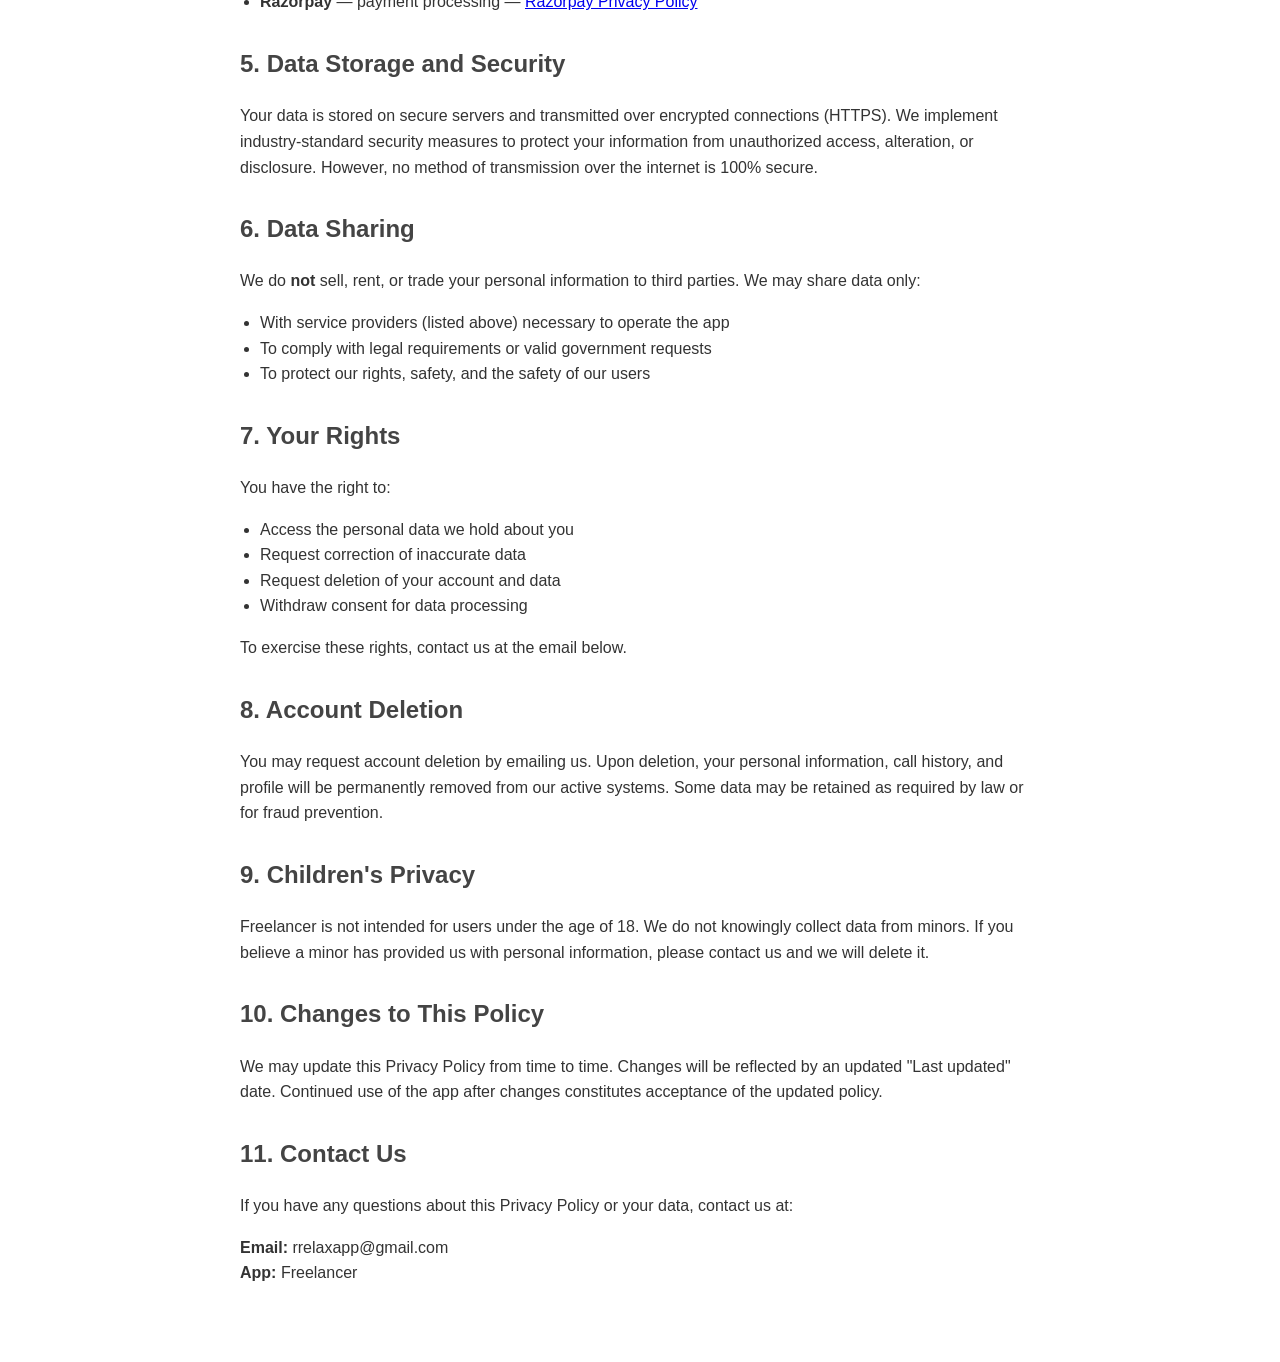
<file: freelancer-privacy.html>
<!DOCTYPE html>
<html lang="en">
<head>
<meta charset="UTF-8">
<title>Privacy Policy - Freelancer App</title>
<meta name="viewport" content="width=device-width, initial-scale=1.0">
<style>
body { font-family: -apple-system, BlinkMacSystemFont, "Segoe UI", Roboto, sans-serif; max-width: 800px; margin: 40px auto; padding: 20px; line-height: 1.6; color: #333; }
h1 { color: #FF6BA3; }
h2 { color: #444; margin-top: 30px; }
ul { padding-left: 20px; }
.updated { color: #888; font-size: 14px; }
</style>
</head>
<body>

<h1>Privacy Policy for Freelancer App</h1>
<p class="updated">Last updated: April 30, 2026</p>

<p>This Privacy Policy describes how the <strong>Freelancer</strong> app ("we", "our", "us") collects, uses, and protects your information when you use our mobile application. By using Freelancer, you agree to the practices described in this policy.</p>

<h2>1. Information We Collect</h2>

<h3>Information You Provide</h3>
<ul>
<li><strong>Phone number</strong> — used for account creation and OTP-based login</li>
</ul>

<h3>Information Collected Automatically</h3>
<ul>
<li><strong>Device information</strong> — device model, OS version, unique device ID</li>
<li><strong>Firebase Cloud Messaging token</strong> — for push notifications</li>
<li><strong>Call records</strong> — duration, timestamps, call type (voice/video)</li>
<li><strong>Earnings and transaction history</strong></li>
</ul>

<h2>2. Permissions We Use</h2>

<ul>
<li><strong>Camera</strong> — required for video calls between users and freelancers</li>
<li><strong>Microphone (RECORD_AUDIO)</strong> — required for voice and video calls</li>
<li><strong>Modify Audio Settings</strong> — to manage call audio routing (speaker, earpiece, Bluetooth)</li>
<li><strong>Bluetooth</strong> — to enable Bluetooth headset connectivity during calls</li>
<li><strong>Internet & Network State</strong> — required for app functionality and call signaling</li>
<li><strong>Post Notifications</strong> — to notify you of incoming calls and messages</li>
<li><strong>Vibrate</strong> — to alert you of incoming calls</li>
<li><strong>Wake Lock</strong> — to keep the screen active during calls</li>
<li><strong>Foreground Service (Phone Call, Microphone, Camera)</strong> — to maintain active calls in the background</li>
<li><strong>Use Full Screen Intent</strong> — to display incoming call screens like a native phone call</li>
<li><strong>Manage Own Calls / Call Phone</strong> — required for the in-app calling system</li>
<li><strong>Receive Boot Completed</strong> — to ensure the app stays connected for incoming calls after device restart</li>
<li><strong>Read Phone State</strong> — to manage call interruptions during system phone calls</li>
<li><strong>Battery Optimization</strong> — to ensure incoming calls reach you reliably</li>
<li><strong>Write External Storage</strong> — to save call logs and app data</li>
</ul>

<p>We do <strong>NOT</strong> record or store the content of voice or video calls. All calls are peer-to-peer and end-to-end through our calling provider (ZegoCloud).</p>

<h2>3. How We Use Your Information</h2>
<ul>
<li>To provide and maintain the Freelancer service</li>
<li>To authenticate users via OTP</li>
<li>To process payments and freelancer earnings</li>
<li>To enable voice and video calls</li>
<li>To send service-related notifications</li>
<li>To prevent fraud and abuse</li>
<li>To comply with legal obligations</li>
</ul>

<h2>4. Third-Party Services</h2>
<p>We use the following trusted third-party services:</p>
<ul>
<li><strong>Firebase (Google)</strong> — authentication, push notifications, analytics — <a href="https://firebase.google.com/support/privacy">Firebase Privacy Policy</a></li>
<li><strong>ZegoCloud</strong> — voice and video call infrastructure — <a href="https://www.zegocloud.com/policy/privacy-policy">ZegoCloud Privacy Policy</a></li>
<li><strong>Razorpay</strong> — payment processing — <a href="https://razorpay.com/privacy/">Razorpay Privacy Policy</a></li>
</ul>

<h2>5. Data Storage and Security</h2>
<p>Your data is stored on secure servers and transmitted over encrypted connections (HTTPS). We implement industry-standard security measures to protect your information from unauthorized access, alteration, or disclosure. However, no method of transmission over the internet is 100% secure.</p>

<h2>6. Data Sharing</h2>
<p>We do <strong>not</strong> sell, rent, or trade your personal information to third parties. We may share data only:</p>
<ul>
<li>With service providers (listed above) necessary to operate the app</li>
<li>To comply with legal requirements or valid government requests</li>
<li>To protect our rights, safety, and the safety of our users</li>
</ul>

<h2>7. Your Rights</h2>
<p>You have the right to:</p>
<ul>
<li>Access the personal data we hold about you</li>
<li>Request correction of inaccurate data</li>
<li>Request deletion of your account and data</li>
<li>Withdraw consent for data processing</li>
</ul>
<p>To exercise these rights, contact us at the email below.</p>

<h2>8. Account Deletion</h2>
<p>You may request account deletion by emailing us. Upon deletion, your personal information, call history, and profile will be permanently removed from our active systems. Some data may be retained as required by law or for fraud prevention.</p>

<h2>9. Children's Privacy</h2>
<p>Freelancer is not intended for users under the age of 18. We do not knowingly collect data from minors. If you believe a minor has provided us with personal information, please contact us and we will delete it.</p>

<h2>10. Changes to This Policy</h2>
<p>We may update this Privacy Policy from time to time. Changes will be reflected by an updated "Last updated" date. Continued use of the app after changes constitutes acceptance of the updated policy.</p>

<h2>11. Contact Us</h2>
<p>If you have any questions about this Privacy Policy or your data, contact us at:</p>
<p>
<strong>Email:</strong> rrelaxapp@gmail.com<br>
<strong>App:</strong> Freelancer
</p>

</body>
</html>
</file>
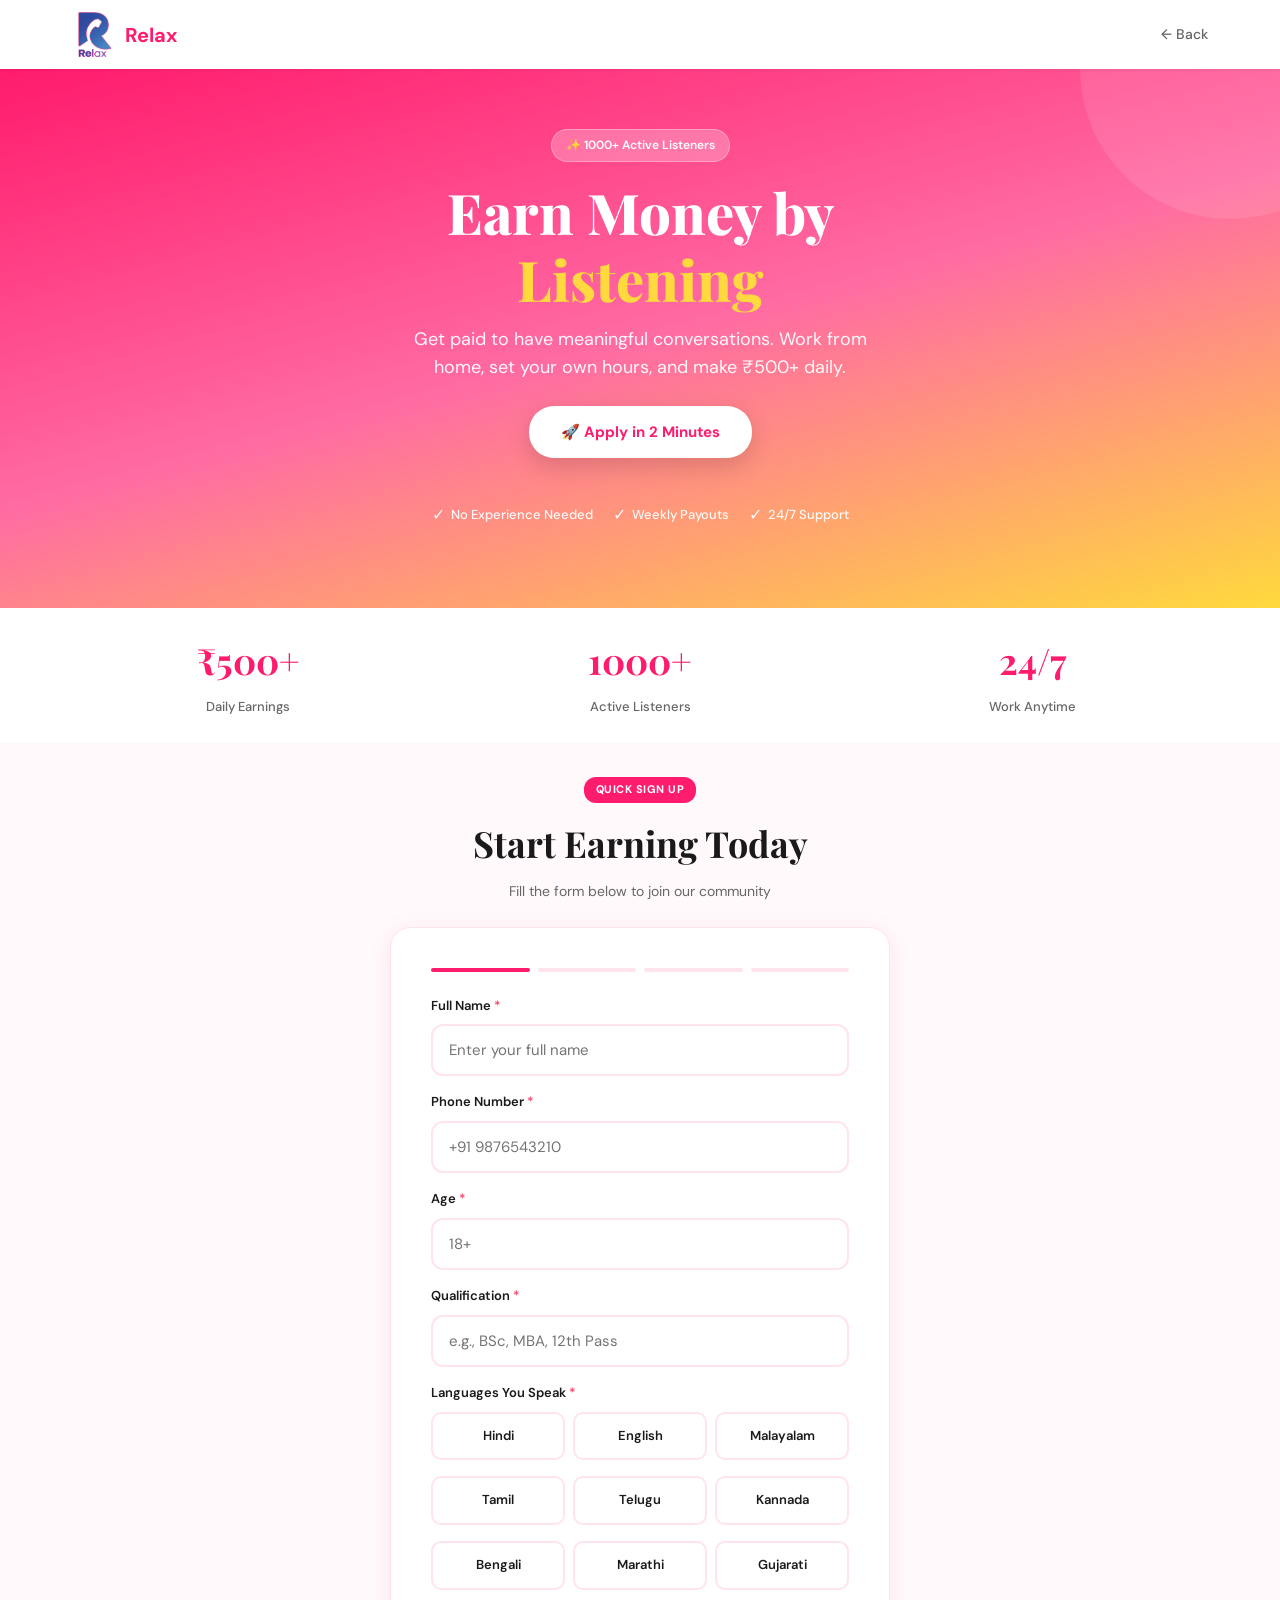
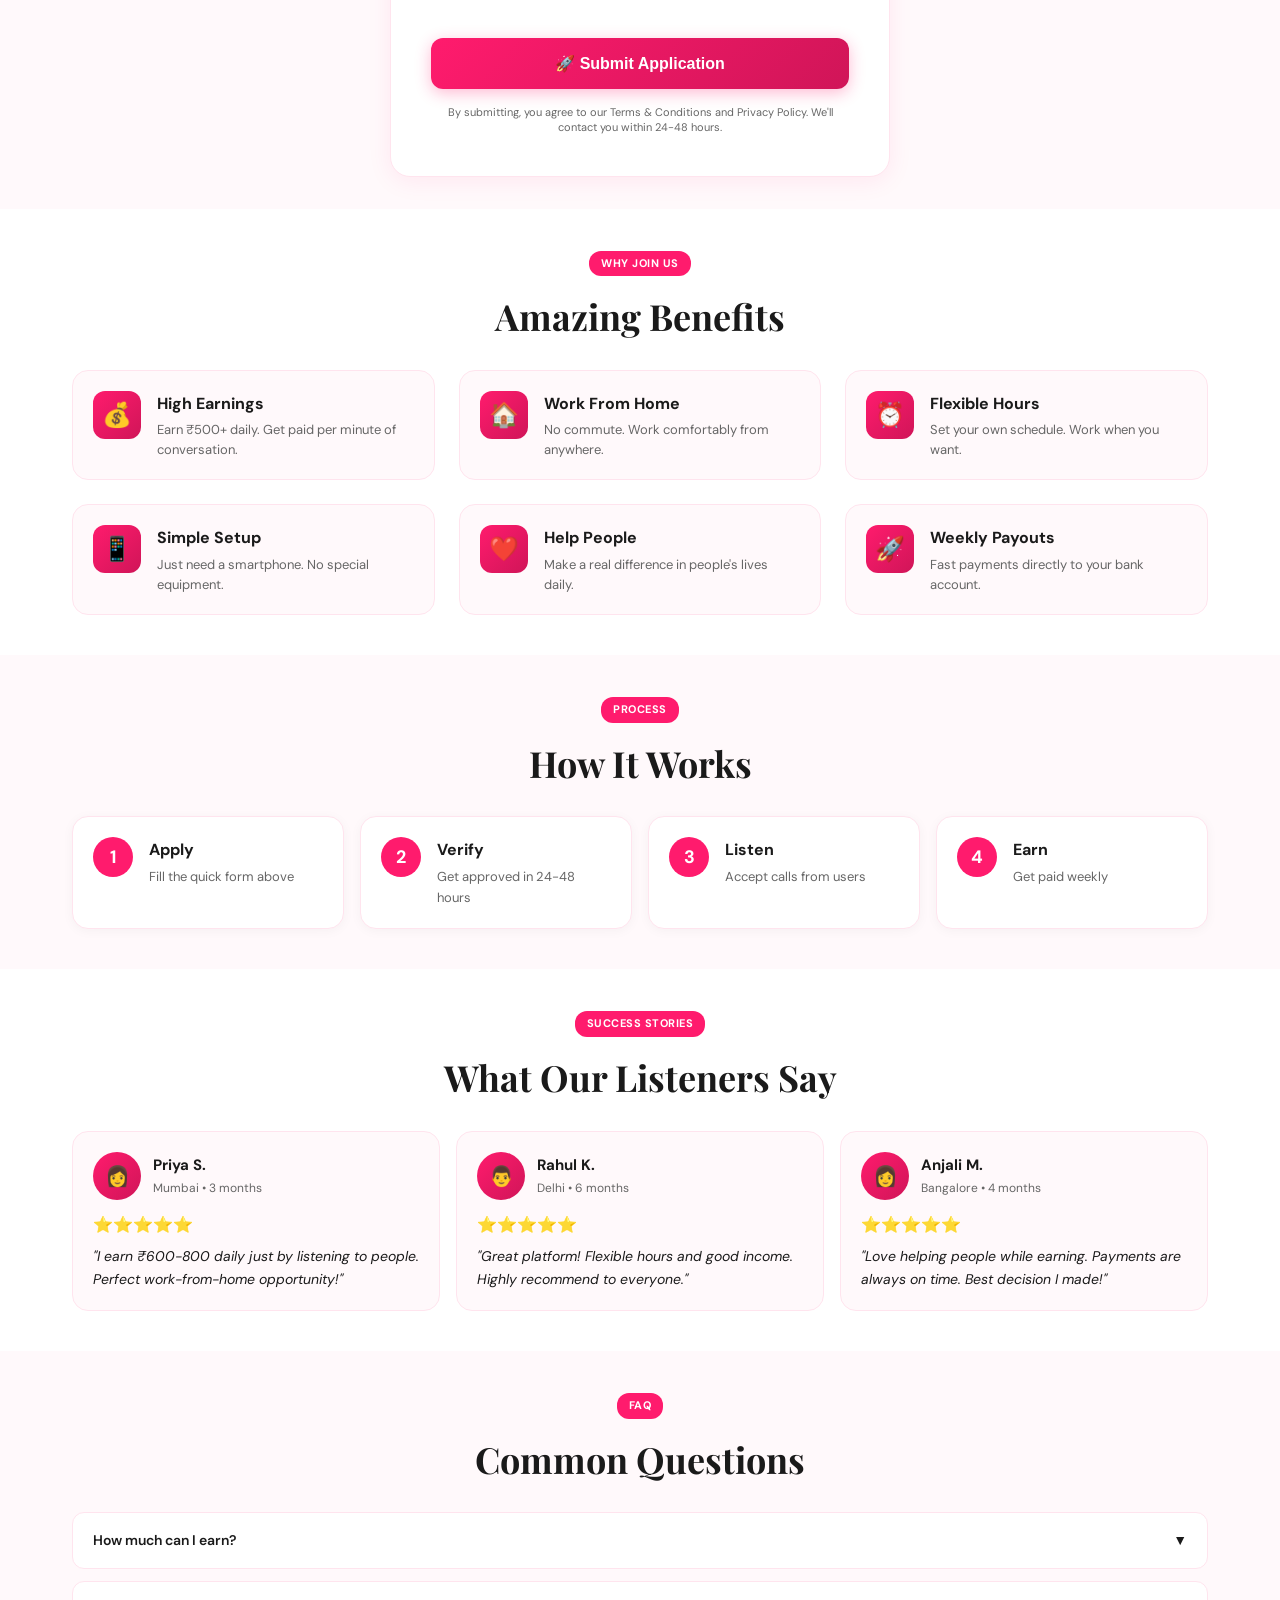
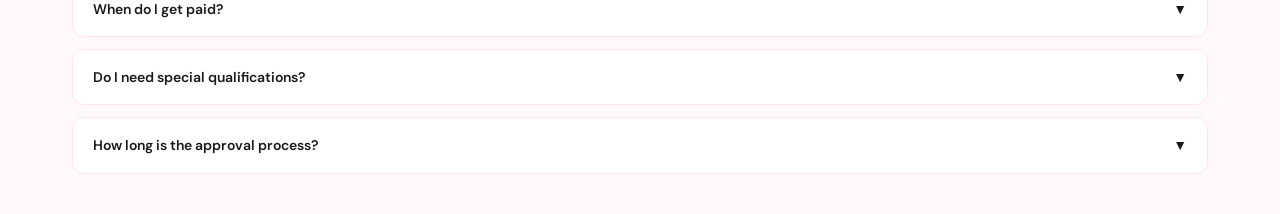
<file: freelancer.html>
<!DOCTYPE html>
<html lang="en">
<head>
    <meta charset="UTF-8">
    <meta name="viewport" content="width=device-width, initial-scale=1.0">
    <title>Earn ₹500+/Day as Listener | Relax App</title>
    <link rel="preconnect" href="https://fonts.googleapis.com">
    <link rel="preconnect" href="https://fonts.gstatic.com" crossorigin>
    <link href="https://fonts.googleapis.com/css2?family=DM+Sans:wght@400;500;600;700&family=Playfair+Display:wght@700;800&display=swap" rel="stylesheet">
    <style>
        * {
            margin: 0;
            padding: 0;
            box-sizing: border-box;
        }
        
        :root {
            --primary: #FF1B6D;
            --primary-dark: #D01558;
            --accent: #FFD93D;
            --success: #06D6A0;
            --error: #EF476F;
            --text: #1A1A1A;
            --text-light: #666666;
            --bg: #FFFFFF;
            --bg-soft: #FFF9FB;
            --border: #FFE4EE;
        }
        
        body {
            font-family: 'DM Sans', -apple-system, BlinkMacSystemFont, sans-serif;
            line-height: 1.6;
            color: var(--text);
            background: var(--bg);
            overflow-x: hidden;
            -webkit-font-smoothing: antialiased;
        }
        
        .container {
            max-width: 1200px;
            margin: 0 auto;
            padding: 0 16px;
        }
        
        /* Sticky CTA Bar (Mobile) */
        .sticky-cta {
            position: fixed;
            bottom: 0;
            left: 0;
            right: 0;
            background: linear-gradient(135deg, var(--primary) 0%, var(--primary-dark) 100%);
            padding: 12px 16px;
            z-index: 999;
            box-shadow: 0 -4px 20px rgba(255, 27, 109, 0.3);
            display: flex;
            align-items: center;
            justify-content: space-between;
            gap: 12px;
            transform: translateY(100%);
            transition: transform 0.3s cubic-bezier(0.4, 0, 0.2, 1);
        }
        
        .sticky-cta.visible {
            transform: translateY(0);
        }
        
        .sticky-cta-text {
            flex: 1;
            color: white;
        }
        
        .sticky-cta-title {
            font-size: 13px;
            font-weight: 700;
            margin-bottom: 2px;
        }
        
        .sticky-cta-subtitle {
            font-size: 11px;
            opacity: 0.9;
        }
        
        .sticky-cta-btn {
            background: white;
            color: var(--primary);
            padding: 10px 24px;
            border-radius: 20px;
            font-weight: 700;
            font-size: 13px;
            text-decoration: none;
            white-space: nowrap;
            box-shadow: 0 2px 8px rgba(0, 0, 0, 0.15);
        }
        
        /* Header */
        header {
            background: rgba(255, 255, 255, 0.98);
            backdrop-filter: blur(12px);
            box-shadow: 0 1px 3px rgba(0, 0, 0, 0.06);
            padding: 12px 0;
            position: sticky;
            top: 0;
            z-index: 998;
        }
        
        nav {
            display: flex;
            justify-content: space-between;
            align-items: center;
        }
        
        .logo {
            font-size: 20px;
            font-weight: 700;
            color: var(--primary);
            display: flex;
            align-items: center;
            gap: 8px;
            text-decoration: none;
        }
        
        .logo-icon {
            font-size: 24px;
        }
        
        .back-link {
            color: var(--text-light);
            font-size: 14px;
            text-decoration: none;
            font-weight: 500;
        }
        
        /* Hero Section - Mobile First */
        .hero {
            background: linear-gradient(165deg, #FF1B6D 0%, #FF6BA3 50%, #FFD93D 100%);
            padding: 32px 0 40px;
            position: relative;
            overflow: hidden;
        }
        
        .hero::before {
            content: '';
            position: absolute;
            width: 300px;
            height: 300px;
            background: rgba(255, 255, 255, 0.1);
            border-radius: 50%;
            top: -150px;
            right: -100px;
            animation: float 6s ease-in-out infinite;
        }
        
        @keyframes float {
            0%, 100% { transform: translateY(0px); }
            50% { transform: translateY(-20px); }
        }
        
        .hero-content {
            text-align: center;
            position: relative;
            z-index: 1;
        }
        
        .hero-badge {
            display: inline-flex;
            align-items: center;
            gap: 6px;
            background: rgba(255, 255, 255, 0.25);
            backdrop-filter: blur(10px);
            padding: 6px 14px;
            border-radius: 20px;
            font-size: 12px;
            font-weight: 600;
            color: white;
            margin-bottom: 16px;
            border: 1px solid rgba(255, 255, 255, 0.3);
        }
        
        .hero h1 {
            font-family: 'Playfair Display', serif;
            font-size: 32px;
            font-weight: 800;
            color: white;
            margin-bottom: 12px;
            line-height: 1.2;
        }
        
        .hero-highlight {
            color: var(--accent);
            display: block;
        }
        
        .hero p {
            font-size: 16px;
            color: rgba(255, 255, 255, 0.95);
            margin-bottom: 24px;
            max-width: 500px;
            margin-left: auto;
            margin-right: auto;
        }
        
        .hero-cta {
            background: white;
            color: var(--primary);
            padding: 14px 32px;
            border-radius: 25px;
            font-weight: 700;
            font-size: 15px;
            text-decoration: none;
            display: inline-block;
            box-shadow: 0 8px 24px rgba(0, 0, 0, 0.15);
            margin-bottom: 24px;
            transition: transform 0.2s;
        }
        
        .hero-cta:active {
            transform: scale(0.98);
        }
        
        .trust-badges {
            display: flex;
            justify-content: center;
            gap: 20px;
            flex-wrap: wrap;
            margin-top: 20px;
        }
        
        .trust-badge {
            display: flex;
            align-items: center;
            gap: 6px;
            font-size: 13px;
            color: rgba(255, 255, 255, 0.95);
            font-weight: 500;
        }
        
        .trust-badge-icon {
            font-size: 16px;
        }
        
        /* Stats Section */
        .stats {
            background: white;
            padding: 24px 0;
            box-shadow: 0 2px 12px rgba(0, 0, 0, 0.06);
        }
        
        .stats-grid {
            display: grid;
            grid-template-columns: repeat(3, 1fr);
            gap: 16px;
            text-align: center;
        }
        
        .stat-number {
            font-family: 'Playfair Display', serif;
            font-size: 28px;
            font-weight: 700;
            color: var(--primary);
            display: block;
            margin-bottom: 4px;
        }
        
        .stat-label {
            font-size: 11px;
            color: var(--text-light);
            font-weight: 500;
        }
        
        /* Quick Form Section */
        .quick-form {
            padding: 32px 0;
            background: var(--bg-soft);
        }
        
        .section-header {
            text-align: center;
            margin-bottom: 24px;
        }
        
        .section-tag {
            display: inline-block;
            background: var(--primary);
            color: white;
            padding: 4px 12px;
            border-radius: 12px;
            font-size: 11px;
            font-weight: 700;
            margin-bottom: 12px;
            letter-spacing: 0.5px;
            text-transform: uppercase;
        }
        
        .section-title {
            font-family: 'Playfair Display', serif;
            font-size: 26px;
            font-weight: 700;
            color: var(--text);
            margin-bottom: 8px;
        }
        
        .section-subtitle {
            font-size: 14px;
            color: var(--text-light);
        }
        
        .form-card {
            background: white;
            padding: 24px;
            border-radius: 20px;
            box-shadow: 0 4px 24px rgba(255, 27, 109, 0.08);
            border: 1px solid var(--border);
            max-width: 500px;
            margin: 0 auto;
        }
        
        .form-progress {
            display: flex;
            gap: 8px;
            margin-bottom: 24px;
        }
        
        .progress-step {
            flex: 1;
            height: 4px;
            background: var(--border);
            border-radius: 2px;
            transition: background 0.3s;
        }
        
        .progress-step.active {
            background: var(--primary);
        }
        
        .form-group {
            margin-bottom: 16px;
        }
        
        .form-group label {
            display: block;
            font-size: 13px;
            font-weight: 600;
            color: var(--text);
            margin-bottom: 8px;
        }
        
        .required {
            color: var(--error);
        }
        
        .form-group input,
        .form-group select {
            width: 100%;
            padding: 14px 16px;
            border: 2px solid var(--border);
            border-radius: 12px;
            font-size: 15px;
            font-family: 'DM Sans', sans-serif;
            transition: all 0.2s;
            background: white;
            color: var(--text);
        }
        
        .form-group input:focus,
        .form-group select:focus {
            outline: none;
            border-color: var(--primary);
            box-shadow: 0 0 0 4px rgba(255, 27, 109, 0.1);
        }
        
        .language-grid {
            display: grid;
            grid-template-columns: repeat(2, 1fr);
            gap: 8px;
            margin-top: 8px;
        }
        
        .language-option {
            position: relative;
        }
        
        .language-option input[type="checkbox"] {
            position: absolute;
            opacity: 0;
            pointer-events: none;
        }
        
        .language-label {
            display: flex;
            align-items: center;
            justify-content: center;
            padding: 12px 16px;
            background: white;
            border: 2px solid var(--border);
            border-radius: 10px;
            cursor: pointer;
            transition: all 0.2s;
            font-size: 14px;
            font-weight: 500;
            text-align: center;
        }
        
        .language-option input:checked + .language-label {
            background: var(--primary);
            color: white;
            border-color: var(--primary);
            font-weight: 600;
        }
        
        .submit-btn {
            width: 100%;
            background: linear-gradient(135deg, var(--primary) 0%, var(--primary-dark) 100%);
            color: white;
            padding: 16px;
            border: none;
            border-radius: 12px;
            font-size: 16px;
            font-weight: 700;
            cursor: pointer;
            margin-top: 24px;
            box-shadow: 0 4px 16px rgba(255, 27, 109, 0.3);
            transition: transform 0.2s, box-shadow 0.2s;
        }
        
        .submit-btn:active:not(:disabled) {
            transform: scale(0.98);
        }
        
        .submit-btn:disabled {
            opacity: 0.6;
            cursor: not-allowed;
        }
        
        .form-note {
            text-align: center;
            margin-top: 16px;
            font-size: 11px;
            color: var(--text-light);
            line-height: 1.4;
        }
        
        /* Benefits Section */
        .benefits {
            padding: 40px 0;
            background: white;
        }
        
        .benefits-grid {
            display: grid;
            gap: 16px;
            margin-top: 24px;
        }
        
        .benefit-card {
            background: var(--bg-soft);
            padding: 20px;
            border-radius: 16px;
            display: flex;
            gap: 16px;
            align-items: flex-start;
            border: 1px solid var(--border);
            transition: transform 0.2s;
        }
        
        .benefit-card:active {
            transform: scale(0.98);
        }
        
        .benefit-icon {
            width: 48px;
            height: 48px;
            background: linear-gradient(135deg, var(--primary) 0%, var(--primary-dark) 100%);
            border-radius: 12px;
            display: flex;
            align-items: center;
            justify-content: center;
            font-size: 24px;
            flex-shrink: 0;
        }
        
        .benefit-content h3 {
            font-size: 16px;
            font-weight: 700;
            margin-bottom: 4px;
            color: var(--text);
        }
        
        .benefit-content p {
            font-size: 13px;
            color: var(--text-light);
            line-height: 1.5;
        }
        
        /* How It Works */
        .how-works {
            padding: 40px 0;
            background: var(--bg-soft);
        }
        
        .steps {
            margin-top: 24px;
            display: grid;
            gap: 16px;
        }
        
        .step {
            background: white;
            padding: 20px;
            border-radius: 16px;
            display: flex;
            gap: 16px;
            align-items: flex-start;
            box-shadow: 0 2px 12px rgba(0, 0, 0, 0.04);
            border: 1px solid var(--border);
        }
        
        .step-number {
            width: 40px;
            height: 40px;
            background: var(--primary);
            color: white;
            border-radius: 50%;
            display: flex;
            align-items: center;
            justify-content: center;
            font-size: 18px;
            font-weight: 700;
            flex-shrink: 0;
        }
        
        .step-content h3 {
            font-size: 16px;
            font-weight: 700;
            margin-bottom: 4px;
            color: var(--text);
        }
        
        .step-content p {
            font-size: 13px;
            color: var(--text-light);
        }
        
        /* Testimonials */
        .testimonials {
            padding: 40px 0;
            background: white;
        }
        
        .testimonial-slider {
            margin-top: 24px;
            display: grid;
            gap: 16px;
        }
        
        .testimonial-card {
            background: var(--bg-soft);
            padding: 20px;
            border-radius: 16px;
            border: 1px solid var(--border);
        }
        
        .testimonial-header {
            display: flex;
            align-items: center;
            gap: 12px;
            margin-bottom: 12px;
        }
        
        .testimonial-avatar {
            width: 48px;
            height: 48px;
            background: linear-gradient(135deg, var(--primary) 0%, var(--primary-dark) 100%);
            border-radius: 50%;
            display: flex;
            align-items: center;
            justify-content: center;
            font-size: 20px;
            color: white;
        }
        
        .testimonial-info h4 {
            font-size: 15px;
            font-weight: 700;
            color: var(--text);
            margin-bottom: 2px;
        }
        
        .testimonial-meta {
            font-size: 12px;
            color: var(--text-light);
        }
        
        .testimonial-rating {
            color: var(--accent);
            margin-bottom: 8px;
        }
        
        .testimonial-text {
            font-size: 14px;
            color: var(--text);
            line-height: 1.6;
            font-style: italic;
        }
        
        /* Modal */
        .modal {
            display: none;
            position: fixed;
            top: 0;
            left: 0;
            right: 0;
            bottom: 0;
            background: rgba(0, 0, 0, 0.6);
            z-index: 9999;
            align-items: center;
            justify-content: center;
            padding: 16px;
            backdrop-filter: blur(4px);
        }
        
        .modal.show {
            display: flex;
        }
        
        .modal-content {
            background: white;
            padding: 32px 24px;
            border-radius: 20px;
            text-align: center;
            max-width: 400px;
            width: 100%;
            animation: modalSlideUp 0.3s cubic-bezier(0.4, 0, 0.2, 1);
        }
        
        @keyframes modalSlideUp {
            from {
                transform: translateY(20px);
                opacity: 0;
            }
            to {
                transform: translateY(0);
                opacity: 1;
            }
        }
        
        .modal-icon {
            width: 72px;
            height: 72px;
            background: var(--success);
            border-radius: 50%;
            display: flex;
            align-items: center;
            justify-content: center;
            font-size: 36px;
            margin: 0 auto 20px;
            box-shadow: 0 8px 24px rgba(6, 214, 160, 0.3);
        }
        
        .modal-icon.error {
            background: var(--error);
            box-shadow: 0 8px 24px rgba(239, 71, 111, 0.3);
        }
        
        .modal-content h3 {
            font-family: 'Playfair Display', serif;
            font-size: 24px;
            font-weight: 700;
            margin-bottom: 12px;
            color: var(--text);
        }
        
        .modal-content p {
            font-size: 14px;
            color: var(--text-light);
            margin-bottom: 24px;
            line-height: 1.6;
        }
        
        .modal-btn {
            background: var(--primary);
            color: white;
            padding: 14px 32px;
            border: none;
            border-radius: 12px;
            font-size: 15px;
            font-weight: 700;
            cursor: pointer;
            transition: transform 0.2s;
        }
        
        .modal-btn:active {
            transform: scale(0.98);
        }
        
        /* FAQ Section */
        .faq {
            padding: 40px 0;
            background: var(--bg-soft);
        }
        
        .faq-list {
            margin-top: 24px;
            display: grid;
            gap: 12px;
        }
        
        .faq-item {
            background: white;
            border-radius: 12px;
            overflow: hidden;
            border: 1px solid var(--border);
        }
        
        .faq-question {
            padding: 16px 20px;
            font-weight: 600;
            font-size: 14px;
            color: var(--text);
            cursor: pointer;
            display: flex;
            justify-content: space-between;
            align-items: center;
            gap: 12px;
        }
        
        .faq-icon {
            transition: transform 0.3s;
            flex-shrink: 0;
        }
        
        .faq-item.active .faq-icon {
            transform: rotate(180deg);
        }
        
        .faq-answer {
            max-height: 0;
            overflow: hidden;
            transition: max-height 0.3s ease;
        }
        
        .faq-answer-content {
            padding: 0 20px 16px;
            font-size: 13px;
            color: var(--text-light);
            line-height: 1.6;
        }
        
        /* Desktop Styles */
        @media (min-width: 768px) {
            .container {
                padding: 0 32px;
            }
            
            .sticky-cta {
                display: none;
            }
            
            .hero {
                padding: 60px 0 80px;
            }
            
            .hero h1 {
                font-size: 56px;
            }
            
            .hero p {
                font-size: 18px;
            }
            
            .stats-grid {
                gap: 40px;
            }
            
            .stat-number {
                font-size: 36px;
            }
            
            .stat-label {
                font-size: 13px;
            }
            
            .section-title {
                font-size: 36px;
            }
            
            .benefits-grid {
                grid-template-columns: repeat(2, 1fr);
                gap: 24px;
            }
            
            .steps {
                grid-template-columns: repeat(2, 1fr);
            }
            
            .testimonial-slider {
                grid-template-columns: repeat(2, 1fr);
            }
            
            .language-grid {
                grid-template-columns: repeat(3, 1fr);
            }
            
            .form-card {
                padding: 40px;
            }
        }
        
        @media (min-width: 1024px) {
            .benefits-grid {
                grid-template-columns: repeat(3, 1fr);
            }
            
            .steps {
                grid-template-columns: repeat(4, 1fr);
            }
            
            .testimonial-slider {
                grid-template-columns: repeat(3, 1fr);
            }
        }
    </style>
</head>
<body>
    <!-- Sticky CTA Bar (Mobile) -->
    <div class="sticky-cta" id="stickyCta">
        <div class="sticky-cta-text">
            <div class="sticky-cta-title">Start Earning Today</div>
            <div class="sticky-cta-subtitle">₹500+ daily income</div>
        </div>
        <a href="#apply" class="sticky-cta-btn">Apply Now</a>
    </div>

    <!-- Header -->
    <header>
        <div class="container">
            <nav>
                <a href="index.html" class="logo">
                    <img src="logo.png" height="45"/>
                    <span>Relax</span>
                </a>
                <a href="index.html" class="back-link">← Back</a>
            </nav>
        </div>
    </header>

    <!-- Hero Section -->
    <section class="hero">
        <div class="container">
            <div class="hero-content">
                <div class="hero-badge">
                    ✨ 1000+ Active Listeners
                </div>
                <h1>
                    Earn Money by<br>
                    <span class="hero-highlight">Listening</span>
                </h1>
                <p>Get paid to have meaningful conversations. Work from home, set your own hours, and make ₹500+ daily.</p>
                <a href="#apply" class="hero-cta">🚀 Apply in 2 Minutes</a>
                
                <div class="trust-badges">
                    <div class="trust-badge">
                        <span class="trust-badge-icon">✓</span>
                        <span>No Experience Needed</span>
                    </div>
                    <div class="trust-badge">
                        <span class="trust-badge-icon">✓</span>
                        <span>Weekly Payouts</span>
                    </div>
                    <div class="trust-badge">
                        <span class="trust-badge-icon">✓</span>
                        <span>24/7 Support</span>
                    </div>
                </div>
            </div>
        </div>
    </section>

    <!-- Stats Section -->
    <section class="stats">
        <div class="container">
            <div class="stats-grid">
                <div class="stat-item">
                    <span class="stat-number">₹500+</span>
                    <span class="stat-label">Daily Earnings</span>
                </div>
                <div class="stat-item">
                    <span class="stat-number">1000+</span>
                    <span class="stat-label">Active Listeners</span>
                </div>
                <div class="stat-item">
                    <span class="stat-number">24/7</span>
                    <span class="stat-label">Work Anytime</span>
                </div>
            </div>
        </div>
    </section>

    <!-- Quick Application Form -->
    <section class="quick-form" id="apply">
        <div class="container">
            <div class="section-header">
                <span class="section-tag">Quick Sign Up</span>
                <h2 class="section-title">Start Earning Today</h2>
                <p class="section-subtitle">Fill the form below to join our community</p>
            </div>
            
            <div class="form-card">
                <div class="form-progress">
                    <div class="progress-step active"></div>
                    <div class="progress-step"></div>
                    <div class="progress-step"></div>
                    <div class="progress-step"></div>
                </div>
                
                <form id="applicationForm">
                    <div class="form-group">
                        <label>Full Name <span class="required">*</span></label>
                        <input type="text" id="name" name="name" placeholder="Enter your full name" required>
                    </div>
                    
                    <div class="form-group">
                        <label>Phone Number <span class="required">*</span></label>
                        <input type="tel" id="phone" name="phone" placeholder="+91 9876543210" required>
                    </div>
                    
                    <div class="form-group">
                        <label>Age <span class="required">*</span></label>
                        <input type="number" id="age" name="age" placeholder="18+" min="18" max="100" required>
                    </div>
                    
                    <div class="form-group">
                        <label>Qualification <span class="required">*</span></label>
                        <input type="text" id="qualification" name="qualification" placeholder="e.g., BSc, MBA, 12th Pass" required>
                    </div>
                    
                    <div class="form-group">
                        <label>Languages You Speak <span class="required">*</span></label>
                        <div class="language-grid">
                            <div class="language-option">
                                <input type="checkbox" name="languages" value="Hindi" id="lang-hindi">
                                <label for="lang-hindi" class="language-label">Hindi</label>
                            </div>
                            <div class="language-option">
                                <input type="checkbox" name="languages" value="English" id="lang-english">
                                <label for="lang-english" class="language-label">English</label>
                            </div>
                            <div class="language-option">
                                <input type="checkbox" name="languages" value="Malayalam" id="lang-malayalam">
                                <label for="lang-malayalam" class="language-label">Malayalam</label>
                            </div>
                            <div class="language-option">
                                <input type="checkbox" name="languages" value="Tamil" id="lang-tamil">
                                <label for="lang-tamil" class="language-label">Tamil</label>
                            </div>
                            <div class="language-option">
                                <input type="checkbox" name="languages" value="Telugu" id="lang-telugu">
                                <label for="lang-telugu" class="language-label">Telugu</label>
                            </div>
                            <div class="language-option">
                                <input type="checkbox" name="languages" value="Kannada" id="lang-kannada">
                                <label for="lang-kannada" class="language-label">Kannada</label>
                            </div>
                            <div class="language-option">
                                <input type="checkbox" name="languages" value="Bengali" id="lang-bengali">
                                <label for="lang-bengali" class="language-label">Bengali</label>
                            </div>
                            <div class="language-option">
                                <input type="checkbox" name="languages" value="Marathi" id="lang-marathi">
                                <label for="lang-marathi" class="language-label">Marathi</label>
                            </div>
                            <div class="language-option">
                                <input type="checkbox" name="languages" value="Gujarati" id="lang-gujarati">
                                <label for="lang-gujarati" class="language-label">Gujarati</label>
                            </div>
                        </div>
                    </div>
                    
                    <button type="submit" class="submit-btn" id="submitBtn">
                        🚀 Submit Application
                    </button>
                    
                    <p class="form-note">
                        By submitting, you agree to our Terms & Conditions and Privacy Policy. We'll contact you within 24-48 hours.
                    </p>
                </form>
            </div>
        </div>
    </section>

    <!-- Benefits Section -->
    <section class="benefits">
        <div class="container">
            <div class="section-header">
                <span class="section-tag">Why Join Us</span>
                <h2 class="section-title">Amazing Benefits</h2>
            </div>
            
            <div class="benefits-grid">
                <div class="benefit-card">
                    <div class="benefit-icon">💰</div>
                    <div class="benefit-content">
                        <h3>High Earnings</h3>
                        <p>Earn ₹500+ daily. Get paid per minute of conversation.</p>
                    </div>
                </div>
                <div class="benefit-card">
                    <div class="benefit-icon">🏠</div>
                    <div class="benefit-content">
                        <h3>Work From Home</h3>
                        <p>No commute. Work comfortably from anywhere.</p>
                    </div>
                </div>
                <div class="benefit-card">
                    <div class="benefit-icon">⏰</div>
                    <div class="benefit-content">
                        <h3>Flexible Hours</h3>
                        <p>Set your own schedule. Work when you want.</p>
                    </div>
                </div>
                <div class="benefit-card">
                    <div class="benefit-icon">📱</div>
                    <div class="benefit-content">
                        <h3>Simple Setup</h3>
                        <p>Just need a smartphone. No special equipment.</p>
                    </div>
                </div>
                <div class="benefit-card">
                    <div class="benefit-icon">❤️</div>
                    <div class="benefit-content">
                        <h3>Help People</h3>
                        <p>Make a real difference in people's lives daily.</p>
                    </div>
                </div>
                <div class="benefit-card">
                    <div class="benefit-icon">🚀</div>
                    <div class="benefit-content">
                        <h3>Weekly Payouts</h3>
                        <p>Fast payments directly to your bank account.</p>
                    </div>
                </div>
            </div>
        </div>
    </section>

    <!-- How It Works -->
    <section class="how-works">
        <div class="container">
            <div class="section-header">
                <span class="section-tag">Process</span>
                <h2 class="section-title">How It Works</h2>
            </div>
            
            <div class="steps">
                <div class="step">
                    <div class="step-number">1</div>
                    <div class="step-content">
                        <h3>Apply</h3>
                        <p>Fill the quick form above</p>
                    </div>
                </div>
                <div class="step">
                    <div class="step-number">2</div>
                    <div class="step-content">
                        <h3>Verify</h3>
                        <p>Get approved in 24-48 hours</p>
                    </div>
                </div>
                <div class="step">
                    <div class="step-number">3</div>
                    <div class="step-content">
                        <h3>Listen</h3>
                        <p>Accept calls from users</p>
                    </div>
                </div>
                <div class="step">
                    <div class="step-number">4</div>
                    <div class="step-content">
                        <h3>Earn</h3>
                        <p>Get paid weekly</p>
                    </div>
                </div>
            </div>
        </div>
    </section>

    <!-- Testimonials -->
    <section class="testimonials">
        <div class="container">
            <div class="section-header">
                <span class="section-tag">Success Stories</span>
                <h2 class="section-title">What Our Listeners Say</h2>
            </div>
            
            <div class="testimonial-slider">
                <div class="testimonial-card">
                    <div class="testimonial-header">
                        <div class="testimonial-avatar">👩</div>
                        <div class="testimonial-info">
                            <h4>Priya S.</h4>
                            <div class="testimonial-meta">Mumbai • 3 months</div>
                        </div>
                    </div>
                    <div class="testimonial-rating">⭐⭐⭐⭐⭐</div>
                    <p class="testimonial-text">"I earn ₹600-800 daily just by listening to people. Perfect work-from-home opportunity!"</p>
                </div>
                
                <div class="testimonial-card">
                    <div class="testimonial-header">
                        <div class="testimonial-avatar">👨</div>
                        <div class="testimonial-info">
                            <h4>Rahul K.</h4>
                            <div class="testimonial-meta">Delhi • 6 months</div>
                        </div>
                    </div>
                    <div class="testimonial-rating">⭐⭐⭐⭐⭐</div>
                    <p class="testimonial-text">"Great platform! Flexible hours and good income. Highly recommend to everyone."</p>
                </div>
                
                <div class="testimonial-card">
                    <div class="testimonial-header">
                        <div class="testimonial-avatar">👩</div>
                        <div class="testimonial-info">
                            <h4>Anjali M.</h4>
                            <div class="testimonial-meta">Bangalore • 4 months</div>
                        </div>
                    </div>
                    <div class="testimonial-rating">⭐⭐⭐⭐⭐</div>
                    <p class="testimonial-text">"Love helping people while earning. Payments are always on time. Best decision I made!"</p>
                </div>
            </div>
        </div>
    </section>

    <!-- FAQ -->
    <section class="faq">
        <div class="container">
            <div class="section-header">
                <span class="section-tag">FAQ</span>
                <h2 class="section-title">Common Questions</h2>
            </div>
            
            <div class="faq-list">
                <div class="faq-item">
                    <div class="faq-question">
                        <span>How much can I earn?</span>
                        <span class="faq-icon">▼</span>
                    </div>
                    <div class="faq-answer">
                        <div class="faq-answer-content">
                            Average listeners earn ₹500-800 per day. Your earnings depend on the time you dedicate and the number of calls you take. You get paid per minute of conversation.
                        </div>
                    </div>
                </div>
                
                <div class="faq-item">
                    <div class="faq-question">
                        <span>When do I get paid?</span>
                        <span class="faq-icon">▼</span>
                    </div>
                    <div class="faq-answer">
                        <div class="faq-answer-content">
                            Payments are processed weekly directly to your bank account. You can withdraw your earnings every week with no minimum threshold.
                        </div>
                    </div>
                </div>
                
                <div class="faq-item">
                    <div class="faq-question">
                        <span>Do I need special qualifications?</span>
                        <span class="faq-icon">▼</span>
                    </div>
                    <div class="faq-answer">
                        <div class="faq-answer-content">
                            No special qualifications needed! You just need to be 18+, have good listening skills, and be fluent in at least one Indian language.
                        </div>
                    </div>
                </div>
                
                <div class="faq-item">
                    <div class="faq-question">
                        <span>How long is the approval process?</span>
                        <span class="faq-icon">▼</span>
                    </div>
                    <div class="faq-answer">
                        <div class="faq-answer-content">
                            We review applications within 24-48 hours. Once approved, you can start taking calls immediately and begin earning.
                        </div>
                    </div>
                </div>
            </div>
        </div>
    </section>

    <!-- Modal -->
    <div class="modal" id="modal">
        <div class="modal-content">
            <div class="modal-icon" id="modalIcon">✓</div>
            <h3 id="modalTitle">Application Submitted!</h3>
            <p id="modalMessage">Thank you for applying. We'll review your application and contact you within 24-48 hours.</p>
            <button class="modal-btn" onclick="closeModal()">Got It</button>
        </div>
    </div>

    <script>
        // Form progress tracking
        const form = document.getElementById('applicationForm');
        const progressSteps = document.querySelectorAll('.progress-step');
        const formInputs = form.querySelectorAll('input:not([type="checkbox"]), select');
        
        formInputs.forEach((input, index) => {
            input.addEventListener('input', () => {
                updateProgress();
            });
        });
        
        function updateProgress() {
            let filledFields = 0;
            formInputs.forEach(input => {
                if (input.value.trim() !== '') {
                    filledFields++;
                }
            });
            
            const progress = Math.floor((filledFields / formInputs.length) * progressSteps.length);
            
            progressSteps.forEach((step, index) => {
                if (index < progress) {
                    step.classList.add('active');
                } else {
                    step.classList.remove('active');
                }
            });
        }
        
        // Sticky CTA
        const stickyCta = document.getElementById('stickyCta');
        let lastScroll = 0;
        
        window.addEventListener('scroll', () => {
            const currentScroll = window.pageYOffset;
            
            if (currentScroll > 300 && currentScroll > lastScroll) {
                stickyCta.classList.add('visible');
            } else if (currentScroll < lastScroll) {
                stickyCta.classList.remove('visible');
            }
            
            lastScroll = currentScroll;
        });
        
        // FAQ Accordion
        const faqItems = document.querySelectorAll('.faq-item');
        
        faqItems.forEach(item => {
            const question = item.querySelector('.faq-question');
            const answer = item.querySelector('.faq-answer');
            
            question.addEventListener('click', () => {
                const isActive = item.classList.contains('active');
                
                // Close all FAQ items
                faqItems.forEach(faqItem => {
                    faqItem.classList.remove('active');
                    faqItem.querySelector('.faq-answer').style.maxHeight = null;
                });
                
                // Open clicked item if it wasn't active
                if (!isActive) {
                    item.classList.add('active');
                    answer.style.maxHeight = answer.scrollHeight + 'px';
                }
            });
        });
        
        // Form submission
        const submitBtn = document.getElementById('submitBtn');
        const modal = document.getElementById('modal');

        form.addEventListener('submit', async (e) => {
            e.preventDefault();
            
            // Get form values
            const name = document.getElementById('name').value.trim();
            const phone = document.getElementById('phone').value.trim();
            const age = parseInt(document.getElementById('age').value);
            const qualification = document.getElementById('qualification').value.trim();
            
            // Get selected languages
            const selectedLanguages = [];
            document.querySelectorAll('input[name="languages"]:checked').forEach(checkbox => {
                selectedLanguages.push(checkbox.value);
            });
            
            // Validation
            if (!name || !phone || !age || !qualification) {
                showModal('error', 'Missing Information', 'Please fill in all required fields.');
                return;
            }
            
            if (selectedLanguages.length === 0) {
                showModal('error', 'Language Required', 'Please select at least one language you can speak.');
                return;
            }
            
            if (age < 18) {
                showModal('error', 'Age Restriction', 'You must be at least 18 years old to apply.');
                return;
            }
            
            // Prepare payload
            const payload = {
                name: name,
                phone: phone,
                qualification: qualification,
                age: age,
                languages: selectedLanguages,
                referral_code: "",
                bio: "I am a call freelancer",
                device_token: "FCM_DEVICE_TOKEN",
                coin_rate_per_min: 5
            };
            
            // Disable submit button
            submitBtn.disabled = true;
            submitBtn.textContent = '⏳ Submitting...';
            
            try {
                // Replace with your actual API endpoint
                const API_ENDPOINT = 'https://relax-backend.cloud/api/freelancers/signup';
                
                const response = await fetch(API_ENDPOINT, {
                    method: 'POST',
                    headers: {
                        'Content-Type': 'application/json',
                        'Accept': 'application/json',
                    },
                    body: JSON.stringify(payload)
                });
                
                // Check if response is ok (status 200-299)
                if (!response.ok) {
                    throw new Error(`HTTP error! status: ${response.status}`);
                }
                
                const data = await response.json();
                
                if (data.ok && data.id) {
                    // Success
                    showModal('success', 'Application Submitted!', `Your application has been submitted successfully. Your ID is ${data.id}. We'll contact you within 24-48 hours.`);
                    form.reset();
                    updateProgress();
                } else {
                    // API returned error
                    showModal('error', 'Submission Failed', data.message || 'Something went wrong. Please try again.');
                }
            } catch (error) {
                // Check if it's a CORS error
                if (error.message.includes('CORS') || error.message.includes('Failed to fetch')) {
                    showModal('error', 'CORS Error', 'Unable to connect to server. Please contact support or try again later.');
                } else {
                    showModal('error', 'Connection Error', 'Unable to submit application. Please check your internet connection and try again.');
                }
                console.error('Error:', error);
            } finally {
                // Re-enable submit button
                submitBtn.disabled = false;
                submitBtn.textContent = '🚀 Submit Application';
            }
        });

        function showModal(type, title, message) {
            const modalIcon = document.getElementById('modalIcon');
            const modalTitle = document.getElementById('modalTitle');
            const modalMessage = document.getElementById('modalMessage');
            
            if (type === 'success') {
                modalIcon.textContent = '✓';
                modalIcon.classList.remove('error');
            } else {
                modalIcon.textContent = '✕';
                modalIcon.classList.add('error');
            }
            
            modalTitle.textContent = title;
            modalMessage.textContent = message;
            modal.classList.add('show');
        }

        function closeModal() {
            modal.classList.remove('show');
        }

        // Close modal on outside click
        modal.addEventListener('click', (e) => {
            if (e.target === modal) {
                closeModal();
            }
        });
        
        // Smooth scroll for anchor links
        document.querySelectorAll('a[href^="#"]').forEach(anchor => {
            anchor.addEventListener('click', function (e) {
                e.preventDefault();
                const target = document.querySelector(this.getAttribute('href'));
                if (target) {
                    target.scrollIntoView({
                        behavior: 'smooth',
                        block: 'start'
                    });
                }
            });
        });
    </script>
</body>
</html>
</file>
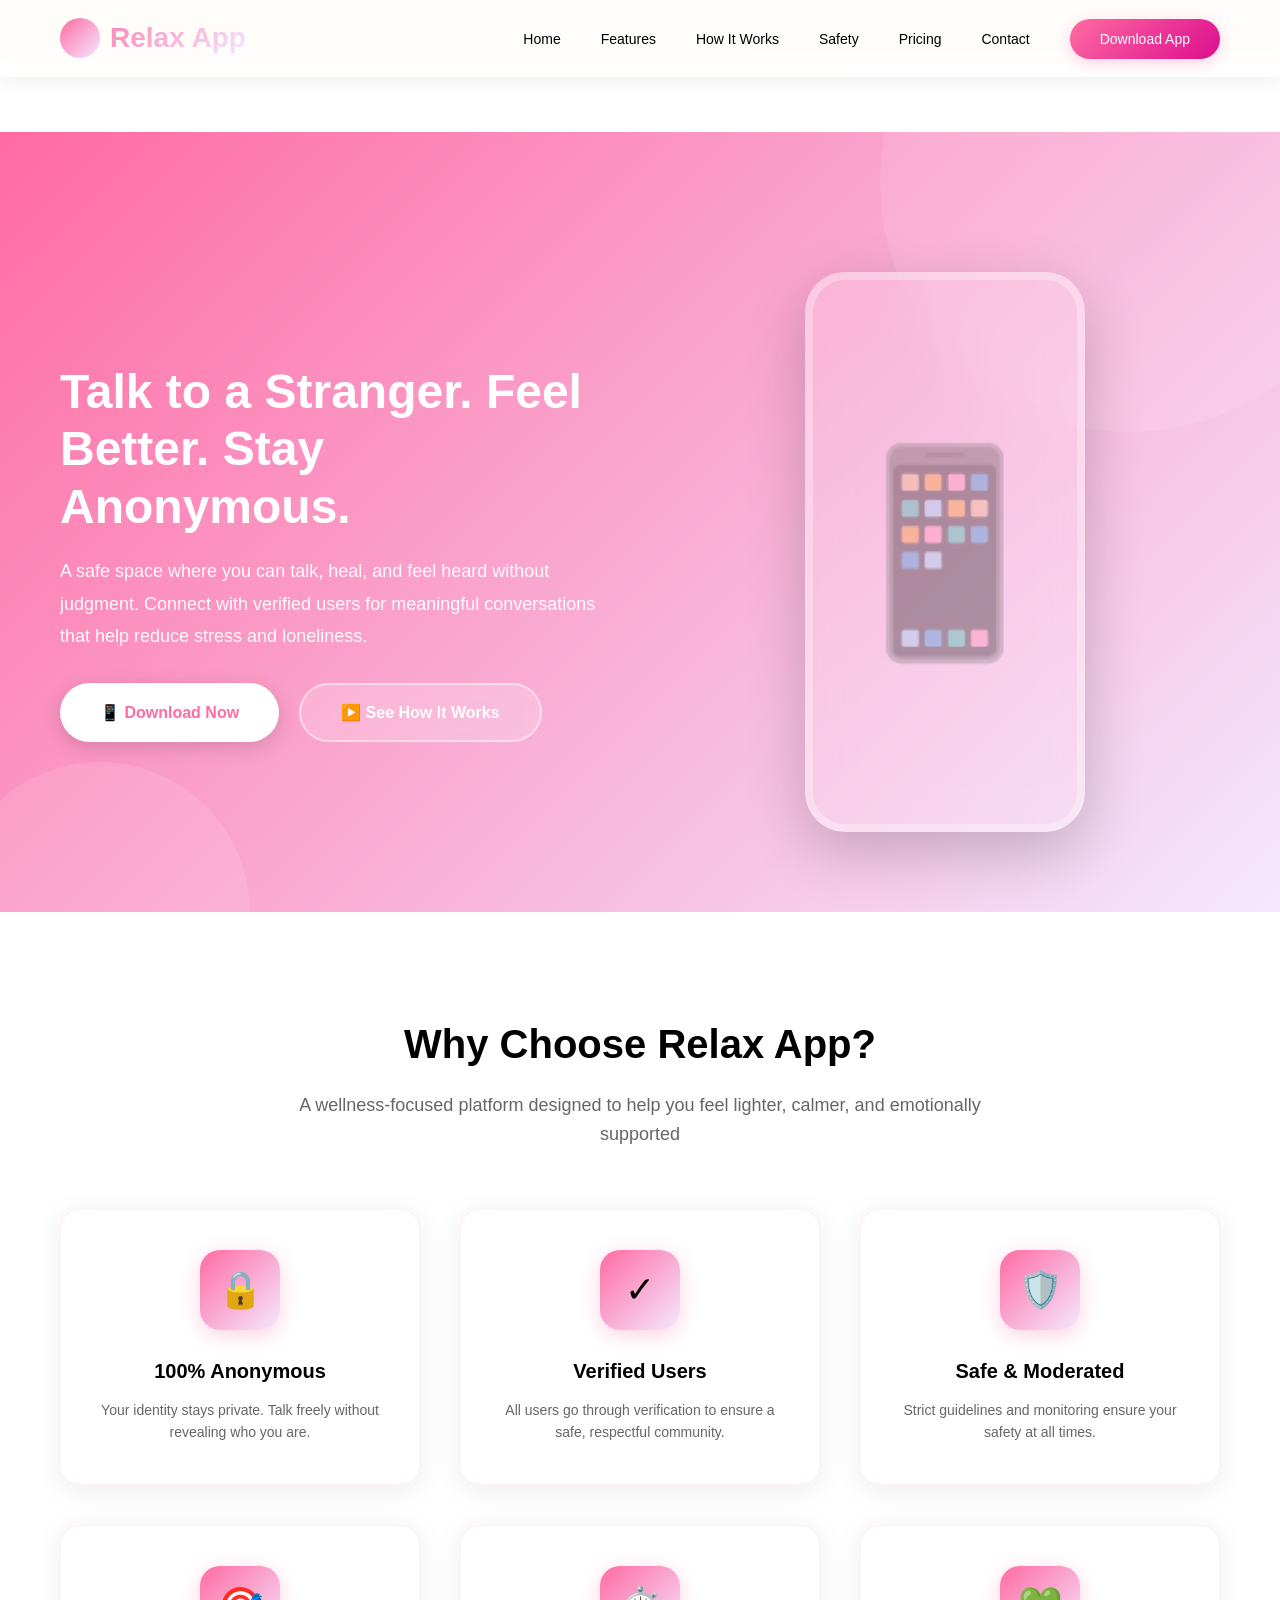
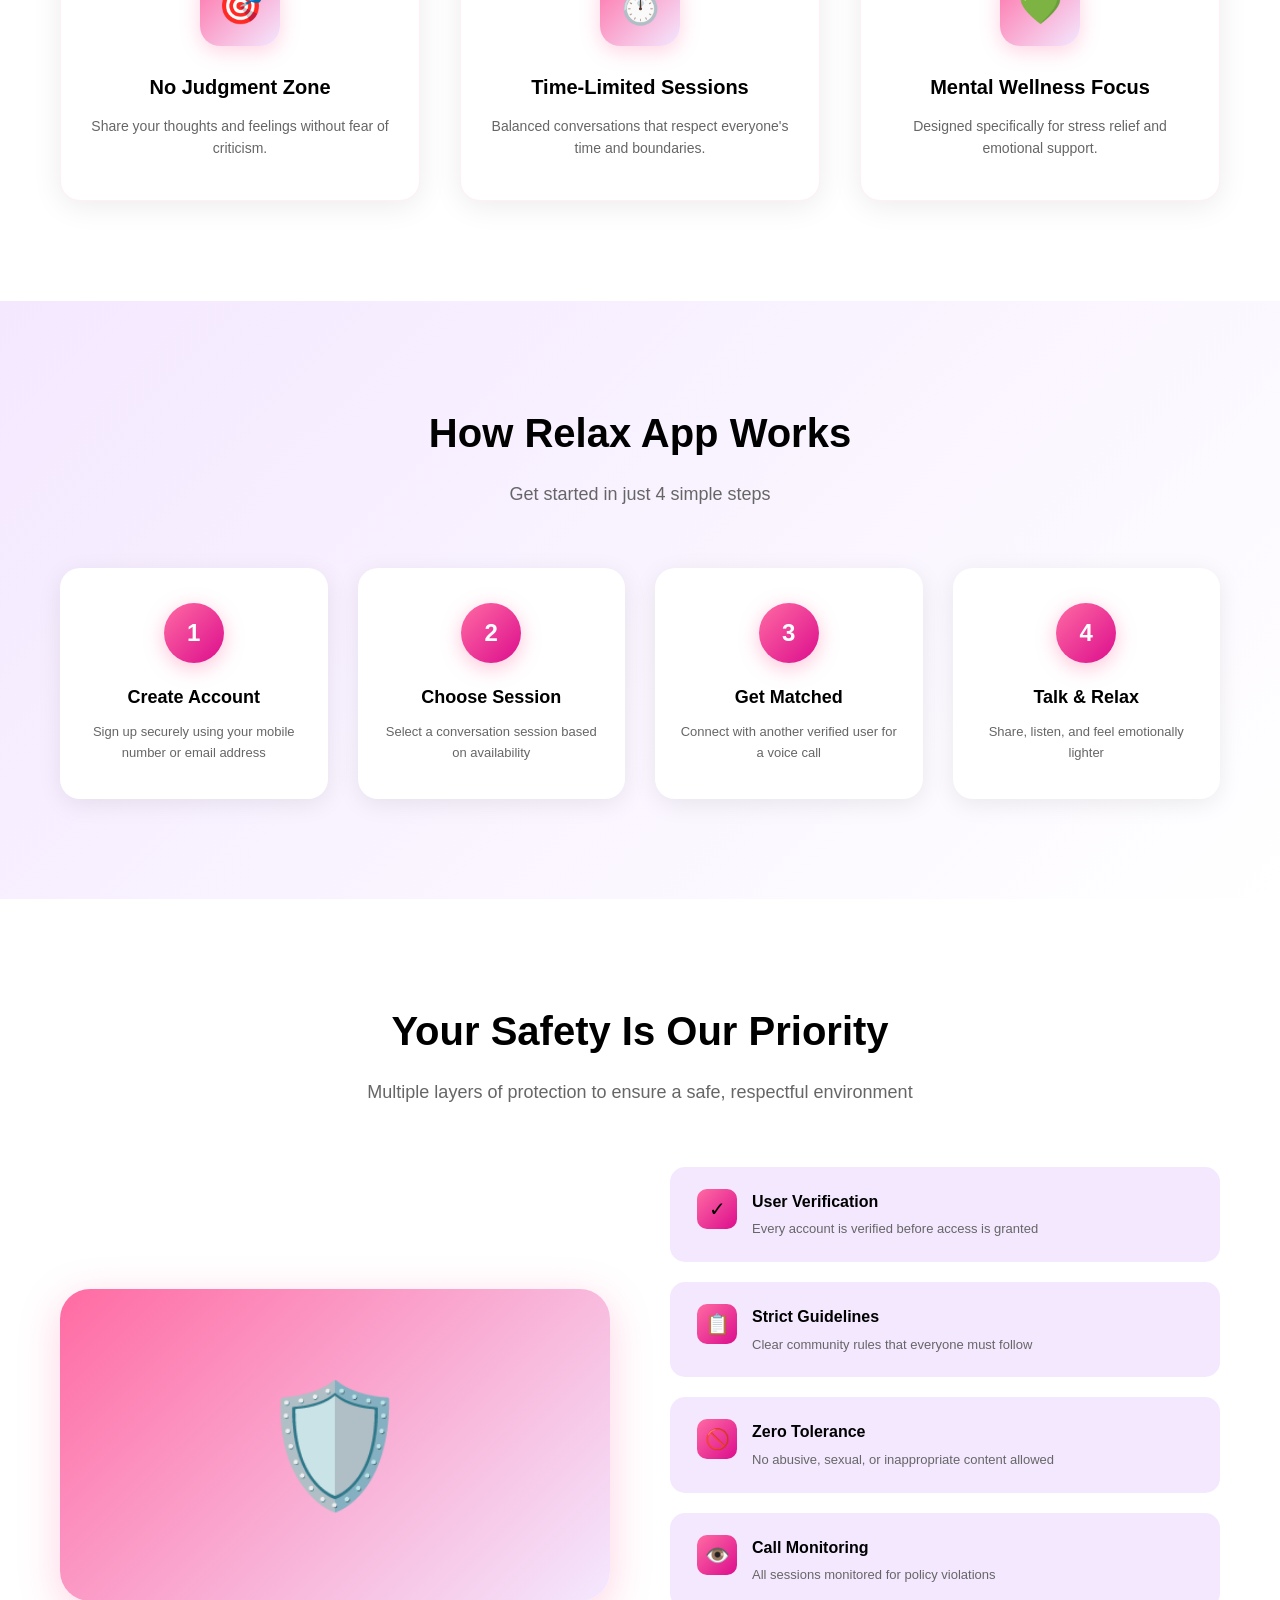
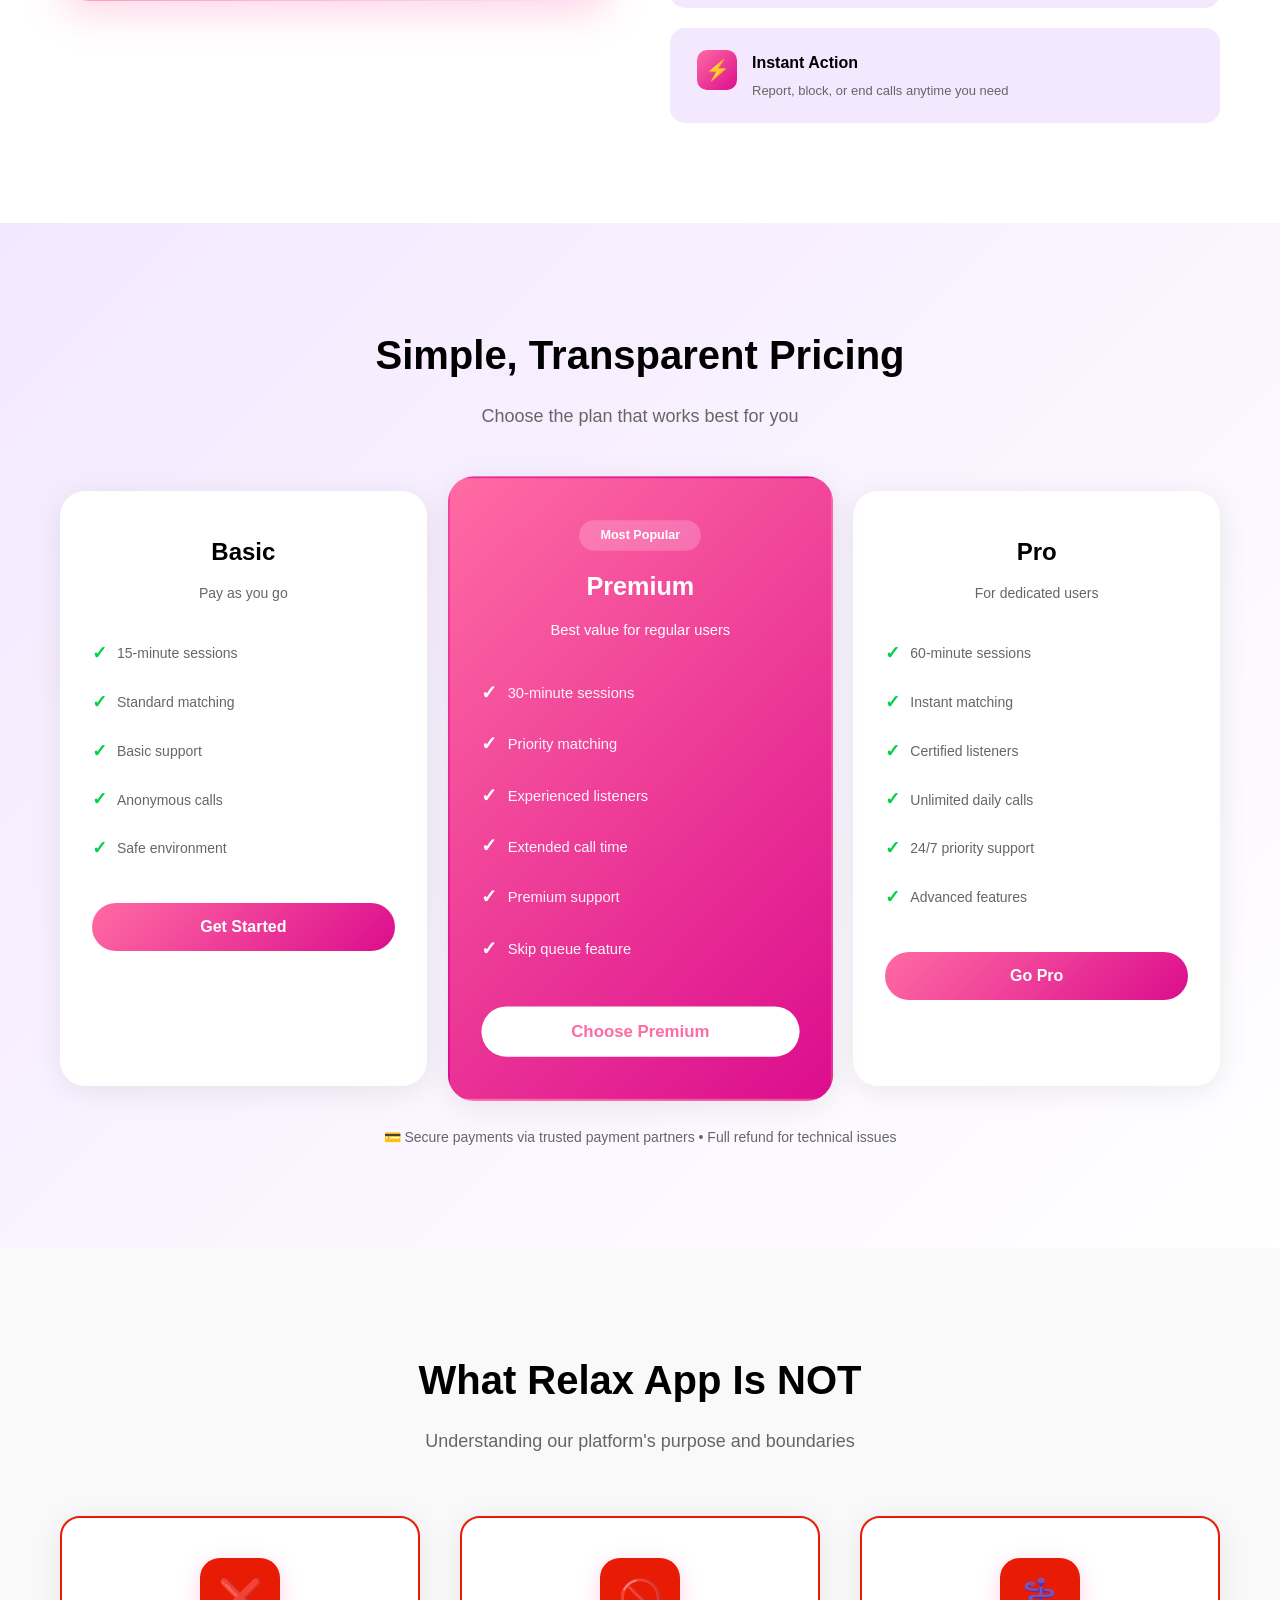
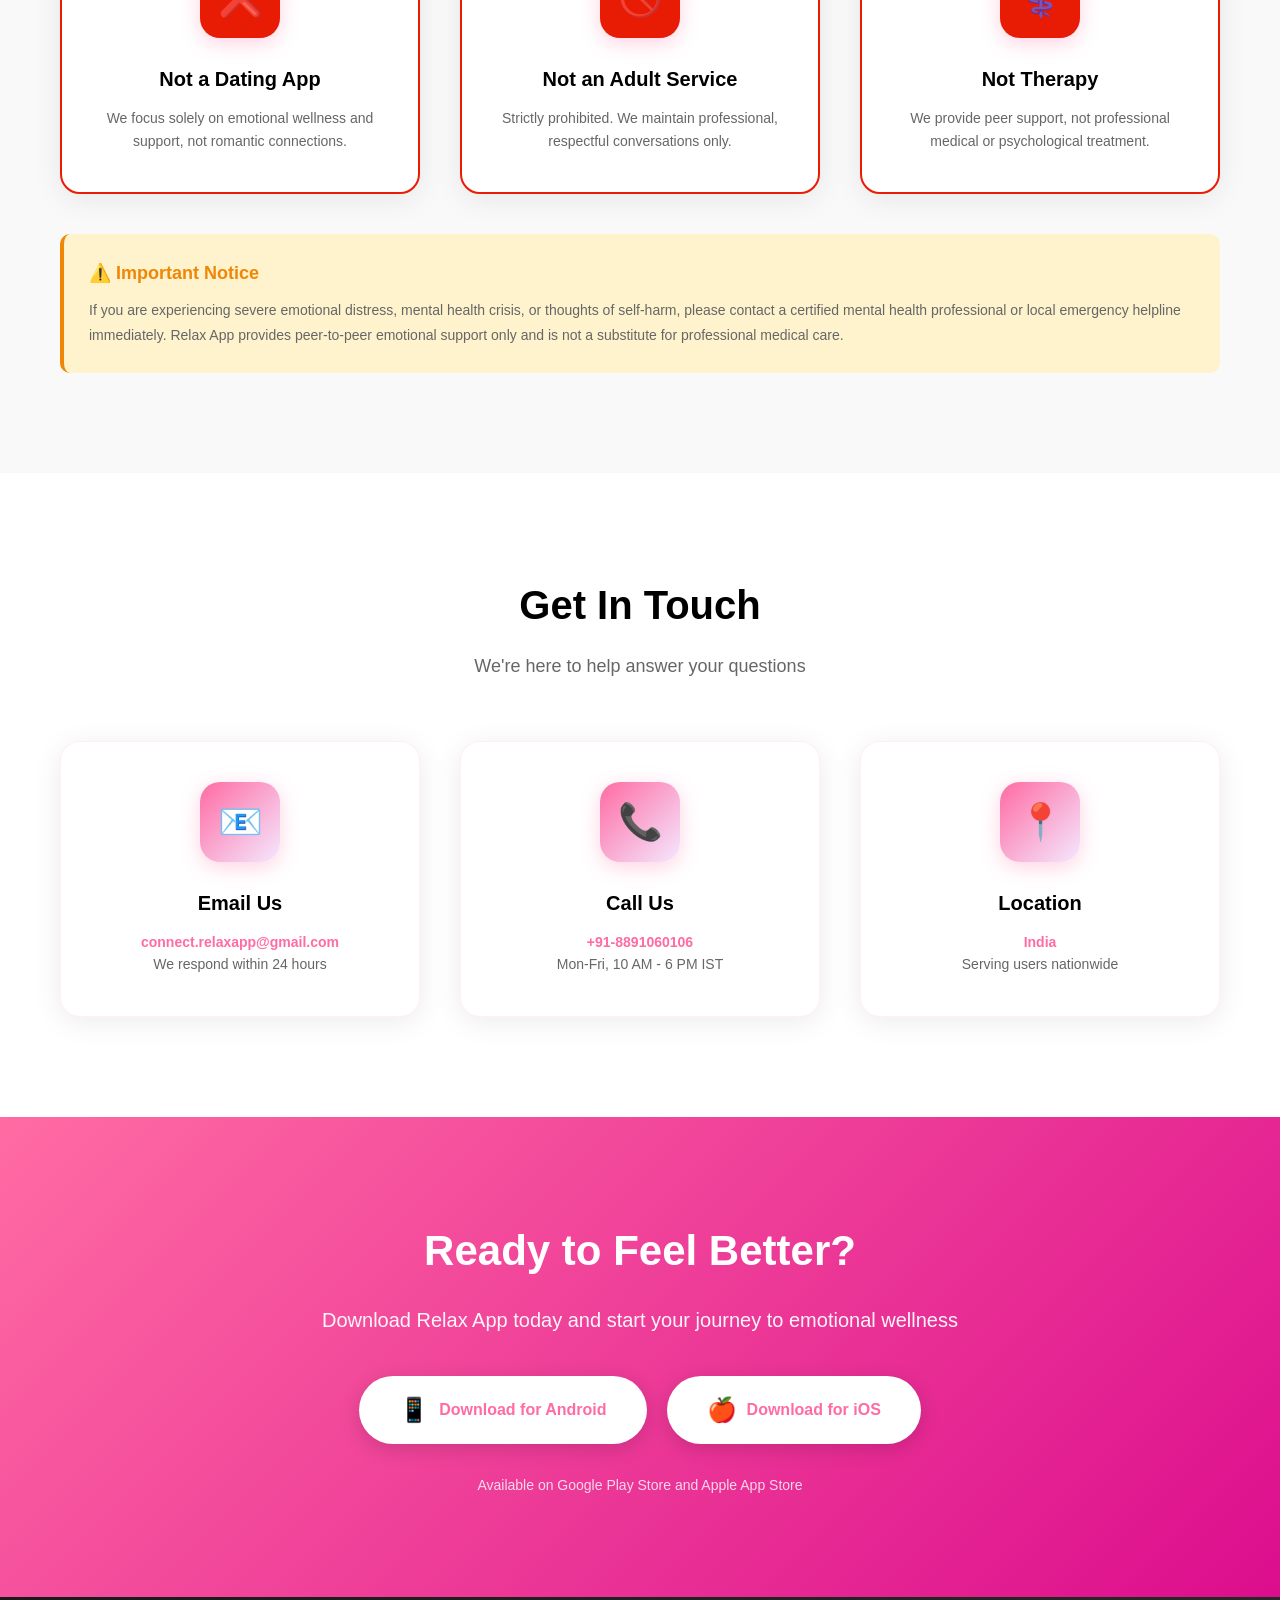
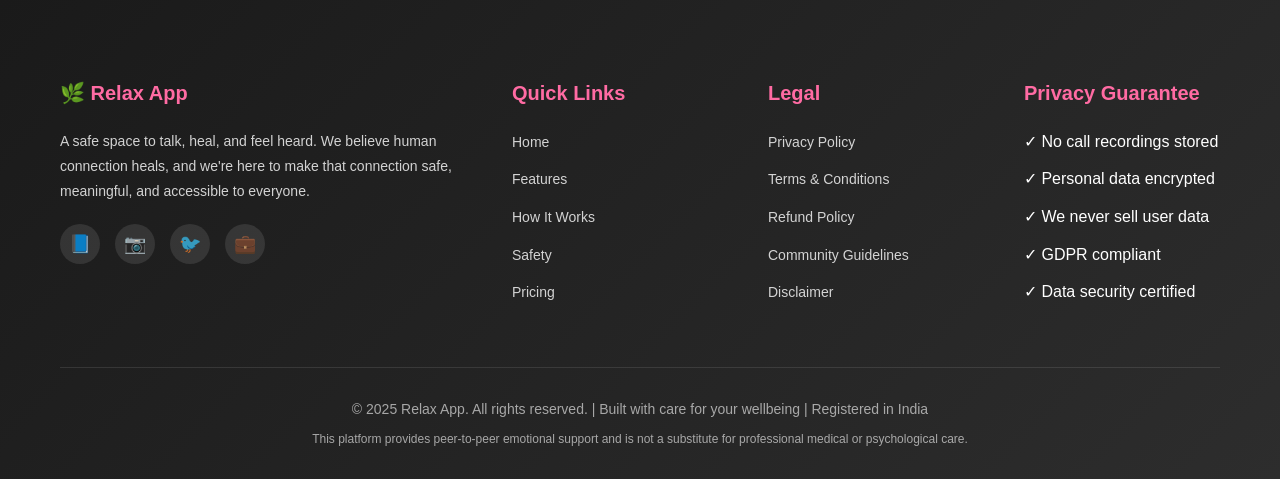
<file: index1.html>
<!DOCTYPE html>
<html lang="en">
<head>
    <meta charset="UTF-8">
    <meta name="viewport" content="width=device-width, initial-scale=1.0">
    <title>Relax App - Anonymous Wellness Calls</title>
    <style>
        * {
            margin: 0;
            padding: 0;
            box-sizing: border-box;
        }
        
        body {
            font-family: 'Poppins', -apple-system, BlinkMacSystemFont, 'Segoe UI', Roboto, sans-serif;
            line-height: 1.6;
            color: #000000;
            background: #ffffff;
            overflow-x: hidden;
        }
        
        .container {
            max-width: 1200px;
            margin: 0 auto;
            padding: 0 20px;
        }
        
        /* Header */
        header {
            background: rgba(255, 255, 255, 0.98);
            box-shadow: 0 2px 20px rgba(0,0,0,0.08);
            position: fixed;
            width: 100%;
            top: 0;
            z-index: 1000;
            backdrop-filter: blur(10px);
        }
        
        nav {
            display: flex;
            justify-content: space-between;
            align-items: center;
            padding: 1rem 0;
        }
        
        .logo {
            font-size: 28px;
            font-weight: 700;
            background: linear-gradient(135deg, #FF6BA3 0%, #F4E8FF 100%);
            -webkit-background-clip: text;
            -webkit-text-fill-color: transparent;
            background-clip: text;
            display: flex;
            align-items: center;
            gap: 10px;
        }
        
        .logo-icon {
            width: 40px;
            height: 40px;
            background: linear-gradient(135deg, #FF6BA3 0%, #F4E8FF 100%);
            border-radius: 50%;
            display: flex;
            align-items: center;
            justify-content: center;
            color: white;
            font-size: 20px;
        }
        
        .nav-links {
            display: flex;
            gap: 2.5rem;
            list-style: none;
            align-items: center;
        }
        
        .nav-links a {
            color: #000000;
            text-decoration: none;
            font-weight: 500;
            font-size: 14px;
            transition: all 0.3s;
            position: relative;
        }
        
        .nav-links a:hover {
            color: #FF6BA3;
        }
        
        .nav-links a::after {
            content: '';
            position: absolute;
            width: 0;
            height: 2px;
            bottom: -5px;
            left: 50%;
            background: #FF6BA3;
            transition: all 0.3s;
            transform: translateX(-50%);
        }
        
        .nav-links a:hover::after {
            width: 100%;
        }
        
        .download-btn {
            background: linear-gradient(135deg, #FF6BA3 0%, #dc0d8d 100%);
            color: white !important;
            padding: 12px 30px;
            border-radius: 50px;
            font-weight: 600;
            box-shadow: 0 4px 15px rgba(255, 107, 163, 0.3);
            transition: all 0.3s;
        }
        
        .download-btn:hover {
            transform: translateY(-2px);
            box-shadow: 0 6px 20px rgba(255, 107, 163, 0.4);
        }
        
        .download-btn::after {
            display: none;
        }
        
        /* Mobile Menu Toggle */
        .menu-toggle {
            display: none;
            flex-direction: column;
            cursor: pointer;
            gap: 5px;
        }
        
        .menu-toggle span {
            width: 25px;
            height: 3px;
            background: #FF6BA3;
            border-radius: 3px;
            transition: 0.3s;
        }
        
        /* Hero Section */
        .hero {
            background: linear-gradient(135deg, #FF6BA3 0%, #F4E8FF 100%);
            padding: 140px 0 80px;
            margin-top: 70px;
            position: relative;
            overflow: hidden;
        }
        
        .hero::before {
            content: '';
            position: absolute;
            width: 500px;
            height: 500px;
            background: rgba(255, 255, 255, 0.1);
            border-radius: 50%;
            top: -200px;
            right: -100px;
        }
        
        .hero::after {
            content: '';
            position: absolute;
            width: 300px;
            height: 300px;
            background: rgba(255, 255, 255, 0.1);
            border-radius: 50%;
            bottom: -150px;
            left: -50px;
        }
        
        .hero-content {
            display: grid;
            grid-template-columns: 1fr 1fr;
            gap: 60px;
            align-items: center;
            position: relative;
            z-index: 1;
        }
        
        .hero-text h1 {
            font-size: 48px;
            font-weight: 700;
            color: #ffffff;
            margin-bottom: 20px;
            line-height: 1.2;
        }
        
        .hero-text p {
            font-size: 18px;
            color: rgba(255, 255, 255, 0.95);
            margin-bottom: 30px;
            line-height: 1.8;
        }
        
        .hero-buttons {
            display: flex;
            gap: 20px;
            flex-wrap: wrap;
        }
        
        .btn-primary {
            background: #ffffff;
            color: #FF6BA3;
            padding: 15px 40px;
            border-radius: 50px;
            font-weight: 600;
            text-decoration: none;
            display: inline-flex;
            align-items: center;
            gap: 10px;
            box-shadow: 0 5px 20px rgba(0, 0, 0, 0.15);
            transition: all 0.3s;
            font-size: 16px;
        }
        
        .btn-primary:hover {
            transform: translateY(-3px);
            box-shadow: 0 8px 25px rgba(0, 0, 0, 0.2);
        }
        
        .btn-secondary {
            background: rgba(255, 255, 255, 0.2);
            color: #ffffff;
            padding: 15px 40px;
            border-radius: 50px;
            font-weight: 600;
            text-decoration: none;
            display: inline-flex;
            align-items: center;
            gap: 10px;
            border: 2px solid rgba(255, 255, 255, 0.5);
            transition: all 0.3s;
            backdrop-filter: blur(10px);
            font-size: 16px;
        }
        
        .btn-secondary:hover {
            background: rgba(255, 255, 255, 0.3);
            border-color: #ffffff;
        }
        
        .hero-image {
            position: relative;
            display: flex;
            justify-content: center;
            align-items: center;
        }
        
        .phone-mockup {
            width: 280px;
            height: 560px;
            background: rgba(255, 255, 255, 0.15);
            border-radius: 40px;
            border: 8px solid rgba(255, 255, 255, 0.3);
            backdrop-filter: blur(20px);
            box-shadow: 0 20px 60px rgba(0, 0, 0, 0.2);
            display: flex;
            align-items: center;
            justify-content: center;
            position: relative;
            overflow: hidden;
        }
        
        .phone-mockup::before {
            content: '📱';
            font-size: 200px;
            opacity: 0.3;
        }
        
        /* Features Section */
        .features {
            padding: 100px 0;
            background: #ffffff;
        }
        
        .section-header {
            text-align: center;
            margin-bottom: 60px;
        }
        
        .section-title {
            font-size: 40px;
            font-weight: 700;
            color: #000000;
            margin-bottom: 15px;
        }
        
        .section-subtitle {
            font-size: 18px;
            color: #666666;
            max-width: 700px;
            margin: 0 auto;
        }
        
        .features-grid {
            display: grid;
            grid-template-columns: repeat(3, 1fr);
            gap: 40px;
        }
        
        .feature-card {
            background: #ffffff;
            padding: 40px 30px;
            border-radius: 20px;
            text-align: center;
            box-shadow: 0 5px 30px rgba(0, 0, 0, 0.08);
            transition: all 0.3s;
            border: 1px solid rgba(255, 107, 163, 0.1);
        }
        
        .feature-card:hover {
            transform: translateY(-10px);
            box-shadow: 0 15px 40px rgba(255, 107, 163, 0.2);
            border-color: #FF6BA3;
        }
        
        .feature-icon {
            width: 80px;
            height: 80px;
            background: linear-gradient(135deg, #FF6BA3 0%, #F4E8FF 100%);
            border-radius: 20px;
            display: flex;
            align-items: center;
            justify-content: center;
            font-size: 36px;
            margin: 0 auto 25px;
            box-shadow: 0 5px 20px rgba(255, 107, 163, 0.3);
        }
        
        .feature-card h3 {
            font-size: 20px;
            font-weight: 600;
            margin-bottom: 12px;
            color: #000000;
        }
        
        .feature-card p {
            font-size: 14px;
            color: #666666;
            line-height: 1.6;
        }
        
        /* How It Works */
        .how-it-works {
            padding: 100px 0;
            background: linear-gradient(135deg, #F4E8FF 0%, #ffffff 100%);
        }
        
        .steps-container {
            display: grid;
            grid-template-columns: repeat(4, 1fr);
            gap: 30px;
            margin-top: 60px;
        }
        
        .step-card {
            background: #ffffff;
            padding: 35px 25px;
            border-radius: 20px;
            text-align: center;
            position: relative;
            box-shadow: 0 5px 25px rgba(0, 0, 0, 0.08);
            transition: all 0.3s;
        }
        
        .step-card:hover {
            transform: translateY(-5px);
            box-shadow: 0 10px 35px rgba(255, 107, 163, 0.2);
        }
        
        .step-number {
            width: 60px;
            height: 60px;
            background: linear-gradient(135deg, #FF6BA3 0%, #dc0d8d 100%);
            color: white;
            border-radius: 50%;
            display: flex;
            align-items: center;
            justify-content: center;
            font-size: 24px;
            font-weight: 700;
            margin: 0 auto 20px;
            box-shadow: 0 5px 20px rgba(255, 107, 163, 0.4);
        }
        
        .step-card h3 {
            font-size: 18px;
            font-weight: 600;
            margin-bottom: 10px;
            color: #000000;
        }
        
        .step-card p {
            font-size: 13px;
            color: #666666;
            line-height: 1.6;
        }
        
        /* Safety Section */
        .safety {
            padding: 100px 0;
            background: #ffffff;
        }
        
        .safety-content {
            display: grid;
            grid-template-columns: 1fr 1fr;
            gap: 60px;
            align-items: center;
            margin-top: 40px;
        }
        
        .safety-image {
            background: linear-gradient(135deg, #FF6BA3 0%, #F4E8FF 100%);
            border-radius: 30px;
            padding: 60px;
            display: flex;
            align-items: center;
            justify-content: center;
            font-size: 120px;
            box-shadow: 0 10px 40px rgba(255, 107, 163, 0.3);
        }
        
        .safety-features {
            display: grid;
            gap: 20px;
        }
        
        .safety-item {
            background: #F4E8FF;
            padding: 20px 25px;
            border-radius: 15px;
            display: flex;
            align-items: flex-start;
            gap: 15px;
            transition: all 0.3s;
            border: 2px solid transparent;
        }
        
        .safety-item:hover {
            border-color: #FF6BA3;
            transform: translateX(5px);
        }
        
        .safety-item-icon {
            width: 40px;
            height: 40px;
            background: linear-gradient(135deg, #FF6BA3 0%, #dc0d8d 100%);
            border-radius: 10px;
            display: flex;
            align-items: center;
            justify-content: center;
            flex-shrink: 0;
            font-size: 20px;
        }
        
        .safety-item h4 {
            font-size: 16px;
            font-weight: 600;
            margin-bottom: 5px;
            color: #000000;
        }
        
        .safety-item p {
            font-size: 13px;
            color: #666666;
        }
        
        /* Pricing Section */
        .pricing {
            padding: 100px 0;
            background: linear-gradient(135deg, #F4E8FF 0%, #ffffff 100%);
        }
        
        .pricing-cards {
            display: grid;
            grid-template-columns: repeat(3, 1fr);
            gap: 30px;
            margin-top: 60px;
        }
        
        .pricing-card {
            background: #ffffff;
            border-radius: 25px;
            padding: 40px 30px;
            text-align: center;
            box-shadow: 0 5px 30px rgba(0, 0, 0, 0.08);
            transition: all 0.3s;
            border: 2px solid transparent;
        }
        
        .pricing-card:hover {
            transform: translateY(-10px);
            box-shadow: 0 15px 40px rgba(255, 107, 163, 0.2);
            border-color: #FF6BA3;
        }
        
        .pricing-card.featured {
            background: linear-gradient(135deg, #FF6BA3 0%, #dc0d8d 100%);
            color: white;
            transform: scale(1.05);
        }
        
        .pricing-card.featured h3,
        .pricing-card.featured p,
        .pricing-card.featured .price {
            color: white;
        }
        
        .pricing-badge {
            background: rgba(255, 255, 255, 0.2);
            color: white;
            padding: 5px 20px;
            border-radius: 20px;
            font-size: 12px;
            font-weight: 600;
            display: inline-block;
            margin-bottom: 15px;
        }
        
        .pricing-card h3 {
            font-size: 24px;
            font-weight: 700;
            margin-bottom: 10px;
            color: #000000;
        }
        
        .price {
            font-size: 14px;
            color: #666666;
            margin-bottom: 25px;
        }
        
        .pricing-features {
            list-style: none;
            margin-bottom: 30px;
            text-align: left;
        }
        
        .pricing-features li {
            padding: 10px 0;
            font-size: 14px;
            color: #666666;
            display: flex;
            align-items: center;
            gap: 10px;
        }
        
        .pricing-card.featured .pricing-features li {
            color: rgba(255, 255, 255, 0.95);
        }
        
        .pricing-features li:before {
            content: "✓";
            color: #06D049;
            font-weight: bold;
            font-size: 18px;
        }
        
        .pricing-card.featured .pricing-features li:before {
            color: white;
        }
        
        .pricing-btn {
            width: 100%;
            background: linear-gradient(135deg, #FF6BA3 0%, #dc0d8d 100%);
            color: white;
            padding: 15px 30px;
            border-radius: 50px;
            font-weight: 600;
            border: none;
            cursor: pointer;
            font-size: 16px;
            transition: all 0.3s;
        }
        
        .pricing-card.featured .pricing-btn {
            background: white;
            color: #FF6BA3;
        }
        
        .pricing-btn:hover {
            transform: scale(1.05);
            box-shadow: 0 5px 20px rgba(0, 0, 0, 0.2);
        }
        
        /* Footer */
        footer {
            background: linear-gradient(135deg, #1a1a1a 0%, #2d2d2d 100%);
            color: white;
            padding: 80px 0 30px;
        }
        
        .footer-content {
            display: grid;
            grid-template-columns: 2fr 1fr 1fr 1fr;
            gap: 60px;
            margin-bottom: 50px;
        }
        
        .footer-section h3 {
            font-size: 20px;
            font-weight: 600;
            margin-bottom: 20px;
            color: #FF6BA3;
        }
        
        .footer-section p {
            font-size: 14px;
            color: rgba(255, 255, 255, 0.8);
            line-height: 1.8;
            margin-bottom: 20px;
        }
        
        .footer-section ul {
            list-style: none;
        }
        
        .footer-section ul li {
            margin-bottom: 12px;
        }
        
        .footer-section a {
            color: rgba(255, 255, 255, 0.8);
            text-decoration: none;
            font-size: 14px;
            transition: all 0.3s;
        }
        
        .footer-section a:hover {
            color: #FF6BA3;
            padding-left: 5px;
        }
        
        .social-links {
            display: flex;
            gap: 15px;
            margin-top: 20px;
        }
        
        .social-links a {
            width: 40px;
            height: 40px;
            background: rgba(255, 255, 255, 0.1);
            border-radius: 50%;
            display: flex;
            align-items: center;
            justify-content: center;
            font-size: 18px;
            transition: all 0.3s;
        }
        
        .social-links a:hover {
            background: #FF6BA3;
            transform: translateY(-3px);
        }
        
        .footer-bottom {
            border-top: 1px solid rgba(255, 255, 255, 0.1);
            padding-top: 30px;
            text-align: center;
            font-size: 14px;
            color: rgba(255, 255, 255, 0.6);
        }
        
        /* Disclaimer Banner */
        .disclaimer-banner {
            background: linear-gradient(135deg, #F08605 0%, #ff9f3d 100%);
            padding: 20px 0;
            text-align: center;
            color: white;
        }
        
        .disclaimer-banner p {
            font-size: 14px;
            font-weight: 500;
        }
        
        /* Responsive */
        @media (max-width: 968px) {
            .menu-toggle {
                display: flex;
            }
            
            .nav-links {
                position: fixed;
                top: 70px;
                right: -100%;
                background: white;
                flex-direction: column;
                width: 250px;
                padding: 30px;
                box-shadow: -5px 0 20px rgba(0,0,0,0.1);
                transition: 0.3s;
                height: calc(100vh - 70px);
            }
            
            .nav-links.active {
                right: 0;
            }
            
            .hero-content {
                grid-template-columns: 1fr;
                text-align: center;
            }
            
            .hero-text h1 {
                font-size: 36px;
            }
            
            .hero-image {
                display: none;
            }
            
            .features-grid,
            .pricing-cards {
                grid-template-columns: 1fr;
            }
            
            .steps-container {
                grid-template-columns: 1fr 1fr;
            }
            
            .safety-content,
            .footer-content {
                grid-template-columns: 1fr;
            }
        }
    </style>
</head>
<body>
    <!-- Header -->
    <header>
        <div class="container">
            <nav>
                <div class="logo">
                    <div class="logo-icon">🌿</div>
                    Relax App
                </div>
                <ul class="nav-links" id="navLinks">
                    <li><a href="#home">Home</a></li>
                    <li><a href="#features">Features</a></li>
                    <li><a href="#how-it-works">How It Works</a></li>
                    <li><a href="#safety">Safety</a></li>
                    <li><a href="#pricing">Pricing</a></li>
                    <li><a href="#contact">Contact</a></li>
                    <li><a href="#download" class="download-btn">Download App</a></li>
                </ul>
                <div class="menu-toggle" onclick="toggleMenu()">
                    <span></span>
                    <span></span>
                    <span></span>
                </div>
            </nav>
        </div>
    </header>

    <!-- Disclaimer Banner -->
    <div class="disclaimer-banner">
        <div class="container">
            <p>⚠️ Not a therapy replacement • Professional support platform • For emotional wellness only</p>
        </div>
    </div>

    <!-- Hero Section -->
    <section id="home" class="hero">
        <div class="container">
            <div class="hero-content">
                <div class="hero-text">
                    <h1>Talk to a Stranger. Feel Better. Stay Anonymous.</h1>
                    <p>A safe space where you can talk, heal, and feel heard without judgment. Connect with verified users for meaningful conversations that help reduce stress and loneliness.</p>
                    <div class="hero-buttons">
                        <a href="#download" class="btn-primary">📱 Download Now</a>
                        <a href="#how-it-works" class="btn-secondary">▶️ See How It Works</a>
                    </div>
                </div>
                <div class="hero-image">
                    <div class="phone-mockup"></div>
                </div>
            </div>
        </div>
    </section>

    <!-- Features Section -->
    <section id="features" class="features">
        <div class="container">
            <div class="section-header">
                <h2 class="section-title">Why Choose Relax App?</h2>
                <p class="section-subtitle">A wellness-focused platform designed to help you feel lighter, calmer, and emotionally supported</p>
            </div>
            <div class="features-grid">
                <div class="feature-card">
                    <div class="feature-icon">🔒</div>
                    <h3>100% Anonymous</h3>
                    <p>Your identity stays private. Talk freely without revealing who you are.</p>
                </div>
                <div class="feature-card">
                    <div class="feature-icon">✓</div>
                    <h3>Verified Users</h3>
                    <p>All users go through verification to ensure a safe, respectful community.</p>
                </div>
                <div class="feature-card">
                    <div class="feature-icon">🛡️</div>
                    <h3>Safe & Moderated</h3>
                    <p>Strict guidelines and monitoring ensure your safety at all times.</p>
                </div>
                <div class="feature-card">
                    <div class="feature-icon">🎯</div>
                    <h3>No Judgment Zone</h3>
                    <p>Share your thoughts and feelings without fear of criticism.</p>
                </div>
                <div class="feature-card">
                    <div class="feature-icon">⏱️</div>
                    <h3>Time-Limited Sessions</h3>
                    <p>Balanced conversations that respect everyone's time and boundaries.</p>
                </div>
                <div class="feature-card">
                    <div class="feature-icon">💚</div>
                    <h3>Mental Wellness Focus</h3>
                    <p>Designed specifically for stress relief and emotional support.</p>
                </div>
            </div>
        </div>
    </section>

    <!-- How It Works -->
    <section id="how-it-works" class="how-it-works">
        <div class="container">
            <div class="section-header">
                <h2 class="section-title">How Relax App Works</h2>
                <p class="section-subtitle">Get started in just 4 simple steps</p>
            </div>
            <div class="steps-container">
                <div class="step-card">
                    <div class="step-number">1</div>
                    <h3>Create Account</h3>
                    <p>Sign up securely using your mobile number or email address</p>
                </div>
                <div class="step-card">
                    <div class="step-number">2</div>
                    <h3>Choose Session</h3>
                    <p>Select a conversation session based on availability</p>
                </div>
                <div class="step-card">
                    <div class="step-number">3</div>
                    <h3>Get Matched</h3>
                    <p>Connect with another verified user for a voice call</p>
                </div>
                <div class="step-card">
                    <div class="step-number">4</div>
                    <h3>Talk & Relax</h3>
                    <p>Share, listen, and feel emotionally lighter</p>
                </div>
            </div>
        </div>
    </section>

    <!-- Safety Section -->
    <section id="safety" class="safety">
        <div class="container">
            <div class="section-header">
                <h2 class="section-title">Your Safety Is Our Priority</h2>
                <p class="section-subtitle">Multiple layers of protection to ensure a safe, respectful environment</p>
            </div>
            <div class="safety-content">
                <div class="safety-image">🛡️</div>
                <div class="safety-features">
                    <div class="safety-item">
                        <div class="safety-item-icon">✓</div>
                        <div>
                            <h4>User Verification</h4>
                            <p>Every account is verified before access is granted</p>
                        </div>
                    </div>
                    <div class="safety-item">
                        <div class="safety-item-icon">📋</div>
                        <div>
                            <h4>Strict Guidelines</h4>
                            <p>Clear community rules that everyone must follow</p>
                        </div>
                    </div>
                    <div class="safety-item">
                        <div class="safety-item-icon">🚫</div>
                        <div>
                            <h4>Zero Tolerance</h4>
                            <p>No abusive, sexual, or inappropriate content allowed</p>
                        </div>
                    </div>
                    <div class="safety-item">
                        <div class="safety-item-icon">👁️</div>
                        <div>
                            <h4>Call Monitoring</h4>
                            <p>All sessions monitored for policy violations</p>
                        </div>
                    </div>
                    <div class="safety-item">
                        <div class="safety-item-icon">⚡</div>
                        <div>
                            <h4>Instant Action</h4>
                            <p>Report, block, or end calls anytime you need</p>
                        </div>
                    </div>
                </div>
            </div>
        </div>
    </section>

    <!-- Pricing Section -->
    <section id="pricing" class="pricing">
        <div class="container">
            <div class="section-header">
                <h2 class="section-title">Simple, Transparent Pricing</h2>
                <p class="section-subtitle">Choose the plan that works best for you</p>
            </div>
            <div class="pricing-cards">
                <div class="pricing-card">
                    <h3>Basic</h3>
                    <p class="price">Pay as you go</p>
                    <ul class="pricing-features">
                        <li>15-minute sessions</li>
                        <li>Standard matching</li>
                        <li>Basic support</li>
                        <li>Anonymous calls</li>
                        <li>Safe environment</li>
                    </ul>
                    <button class="pricing-btn">Get Started</button>
                </div>
                <div class="pricing-card featured">
                    <div class="pricing-badge">Most Popular</div>
                    <h3>Premium</h3>
                    <p class="price">Best value for regular users</p>
                    <ul class="pricing-features">
                        <li>30-minute sessions</li>
                        <li>Priority matching</li>
                        <li>Experienced listeners</li>
                        <li>Extended call time</li>
                        <li>Premium support</li>
                        <li>Skip queue feature</li>
                    </ul>
                    <button class="pricing-btn">Choose Premium</button>
                </div>
                <div class="pricing-card">
                    <h3>Pro</h3>
                    <p class="price">For dedicated users</p>
                    <ul class="pricing-features">
                        <li>60-minute sessions</li>
                        <li>Instant matching</li>
                        <li>Certified listeners</li>
                        <li>Unlimited daily calls</li>
                        <li>24/7 priority support</li>
                        <li>Advanced features</li>
                    </ul>
                    <button class="pricing-btn">Go Pro</button>
                </div>
            </div>
            <p style="text-align: center; margin-top: 40px; color: #666; font-size: 14px;">
                💳 Secure payments via trusted payment partners • Full refund for technical issues
            </p>
        </div>
    </section>

    <!-- What We're NOT Section -->
    <section class="features" style="background: #f9f9f9;">
        <div class="container">
            <div class="section-header">
                <h2 class="section-title">What Relax App Is NOT</h2>
                <p class="section-subtitle">Understanding our platform's purpose and boundaries</p>
            </div>
            <div class="features-grid" style="grid-template-columns: repeat(3, 1fr);">
                <div class="feature-card" style="border: 2px solid #E81B04;">
                    <div class="feature-icon" style="background: #E81B04;">❌</div>
                    <h3>Not a Dating App</h3>
                    <p>We focus solely on emotional wellness and support, not romantic connections.</p>
                </div>
                <div class="feature-card" style="border: 2px solid #E81B04;">
                    <div class="feature-icon" style="background: #E81B04;">🚫</div>
                    <h3>Not an Adult Service</h3>
                    <p>Strictly prohibited. We maintain professional, respectful conversations only.</p>
                </div>
                <div class="feature-card" style="border: 2px solid #E81B04;">
                    <div class="feature-icon" style="background: #E81B04;">⚕️</div>
                    <h3>Not Therapy</h3>
                    <p>We provide peer support, not professional medical or psychological treatment.</p>
                </div>
            </div>
            <div style="background: #fff3cd; border-left: 4px solid #F08605; padding: 25px; border-radius: 10px; margin-top: 40px;">
                <h3 style="color: #F08605; margin-bottom: 10px; font-size: 18px;">⚠️ Important Notice</h3>
                <p style="color: #666; font-size: 14px; line-height: 1.8;">
                    If you are experiencing severe emotional distress, mental health crisis, or thoughts of self-harm, please contact a certified mental health professional or local emergency helpline immediately. Relax App provides peer-to-peer emotional support only and is not a substitute for professional medical care.
                </p>
            </div>
        </div>
    </section>

    <!-- Contact Section -->
    <section id="contact" class="features">
        <div class="container">
            <div class="section-header">
                <h2 class="section-title">Get In Touch</h2>
                <p class="section-subtitle">We're here to help answer your questions</p>
            </div>
            <div class="features-grid">
                <div class="feature-card">
                    <div class="feature-icon">📧</div>
                    <h3>Email Us</h3>
                    <p style="color: #FF6BA3; font-weight: 600;">connect.relaxapp@gmail.com</p>
                    <p>We respond within 24 hours</p>
                </div>
                <div class="feature-card">
                    <div class="feature-icon">📞</div>
                    <h3>Call Us</h3>
                    <p style="color: #FF6BA3; font-weight: 600;">+91-8891060106</p>
                    <p>Mon-Fri, 10 AM - 6 PM IST</p>
                </div>
                <div class="feature-card">
                    <div class="feature-icon">📍</div>
                    <h3>Location</h3>
                    <p style="color: #FF6BA3; font-weight: 600;">India</p>
                    <p>Serving users nationwide</p>
                </div>
            </div>
        </div>
    </section>

    <!-- Download CTA Section -->
    <section id="download" style="padding: 100px 0; background: linear-gradient(135deg, #FF6BA3 0%, #dc0d8d 100%); text-align: center; color: white;">
        <div class="container">
            <h2 style="font-size: 42px; font-weight: 700; margin-bottom: 20px;">Ready to Feel Better?</h2>
            <p style="font-size: 20px; margin-bottom: 40px; opacity: 0.95;">Download Relax App today and start your journey to emotional wellness</p>
            <div style="display: flex; gap: 20px; justify-content: center; flex-wrap: wrap;">
                <a href="#" class="btn-primary" style="background: white; color: #FF6BA3;">
                    <span style="font-size: 24px;">📱</span> Download for Android
                </a>
                <a href="#" class="btn-primary" style="background: white; color: #FF6BA3;">
                    <span style="font-size: 24px;">🍎</span> Download for iOS
                </a>
            </div>
            <p style="margin-top: 30px; font-size: 14px; opacity: 0.8;">Available on Google Play Store and Apple App Store</p>
        </div>
    </section>

    <!-- Footer -->
    <footer>
        <div class="container">
            <div class="footer-content">
                <div class="footer-section">
                    <h3>🌿 Relax App</h3>
                    <p>A safe space to talk, heal, and feel heard. We believe human connection heals, and we're here to make that connection safe, meaningful, and accessible to everyone.</p>
                    <div class="social-links">
                        <a href="#">📘</a>
                        <a href="#">📷</a>
                        <a href="#">🐦</a>
                        <a href="#">💼</a>
                    </div>
                </div>
                <div class="footer-section">
                    <h3>Quick Links</h3>
                    <ul>
                        <li><a href="#home">Home</a></li>
                        <li><a href="#features">Features</a></li>
                        <li><a href="#how-it-works">How It Works</a></li>
                        <li><a href="#safety">Safety</a></li>
                        <li><a href="#pricing">Pricing</a></li>
                    </ul>
                </div>
                <div class="footer-section">
                    <h3>Legal</h3>
                    <ul>
                        <li><a href="#privacy">Privacy Policy</a></li>
                        <li><a href="#terms">Terms & Conditions</a></li>
                        <li><a href="#refund">Refund Policy</a></li>
                        <li><a href="#guidelines">Community Guidelines</a></li>
                        <li><a href="#disclaimer">Disclaimer</a></li>
                    </ul>
                </div>
                <div class="footer-section">
                    <h3>Privacy Guarantee</h3>
                    <ul>
                        <li>✓ No call recordings stored</li>
                        <li>✓ Personal data encrypted</li>
                        <li>✓ We never sell user data</li>
                        <li>✓ GDPR compliant</li>
                        <li>✓ Data security certified</li>
                    </ul>
                </div>
            </div>
            <div class="footer-bottom">
                <p>&copy; 2025 Relax App. All rights reserved. | Built with care for your wellbeing | Registered in India</p>
                <p style="margin-top: 10px; font-size: 12px;">This platform provides peer-to-peer emotional support and is not a substitute for professional medical or psychological care.</p>
            </div>
        </div>
    </footer>

    <script>
        function toggleMenu() {
            const navLinks = document.getElementById('navLinks');
            navLinks.classList.toggle('active');
        }

        // Close menu when clicking outside
        document.addEventListener('click', function(event) {
            const navLinks = document.getElementById('navLinks');
            const menuToggle = document.querySelector('.menu-toggle');
            
            if (!navLinks.contains(event.target) && !menuToggle.contains(event.target)) {
                navLinks.classList.remove('active');
            }
        });

        // Smooth scrolling for anchor links
        document.querySelectorAll('a[href^="#"]').forEach(anchor => {
            anchor.addEventListener('click', function (e) {
                e.preventDefault();
                const target = document.querySelector(this.getAttribute('href'));
                if (target) {
                    target.scrollIntoView({
                        behavior: 'smooth',
                        block: 'start'
                    });
                    // Close mobile menu if open
                    document.getElementById('navLinks').classList.remove('active');
                }
            });
        });

        // Add scroll effect to header
        window.addEventListener('scroll', function() {
            const header = document.querySelector('header');
            if (window.scrollY > 50) {
                header.style.boxShadow = '0 5px 30px rgba(0,0,0,0.15)';
            } else {
                header.style.boxShadow = '0 2px 20px rgba(0,0,0,0.08)';
            }
        });
    </script>
</body>
</html>
</file>
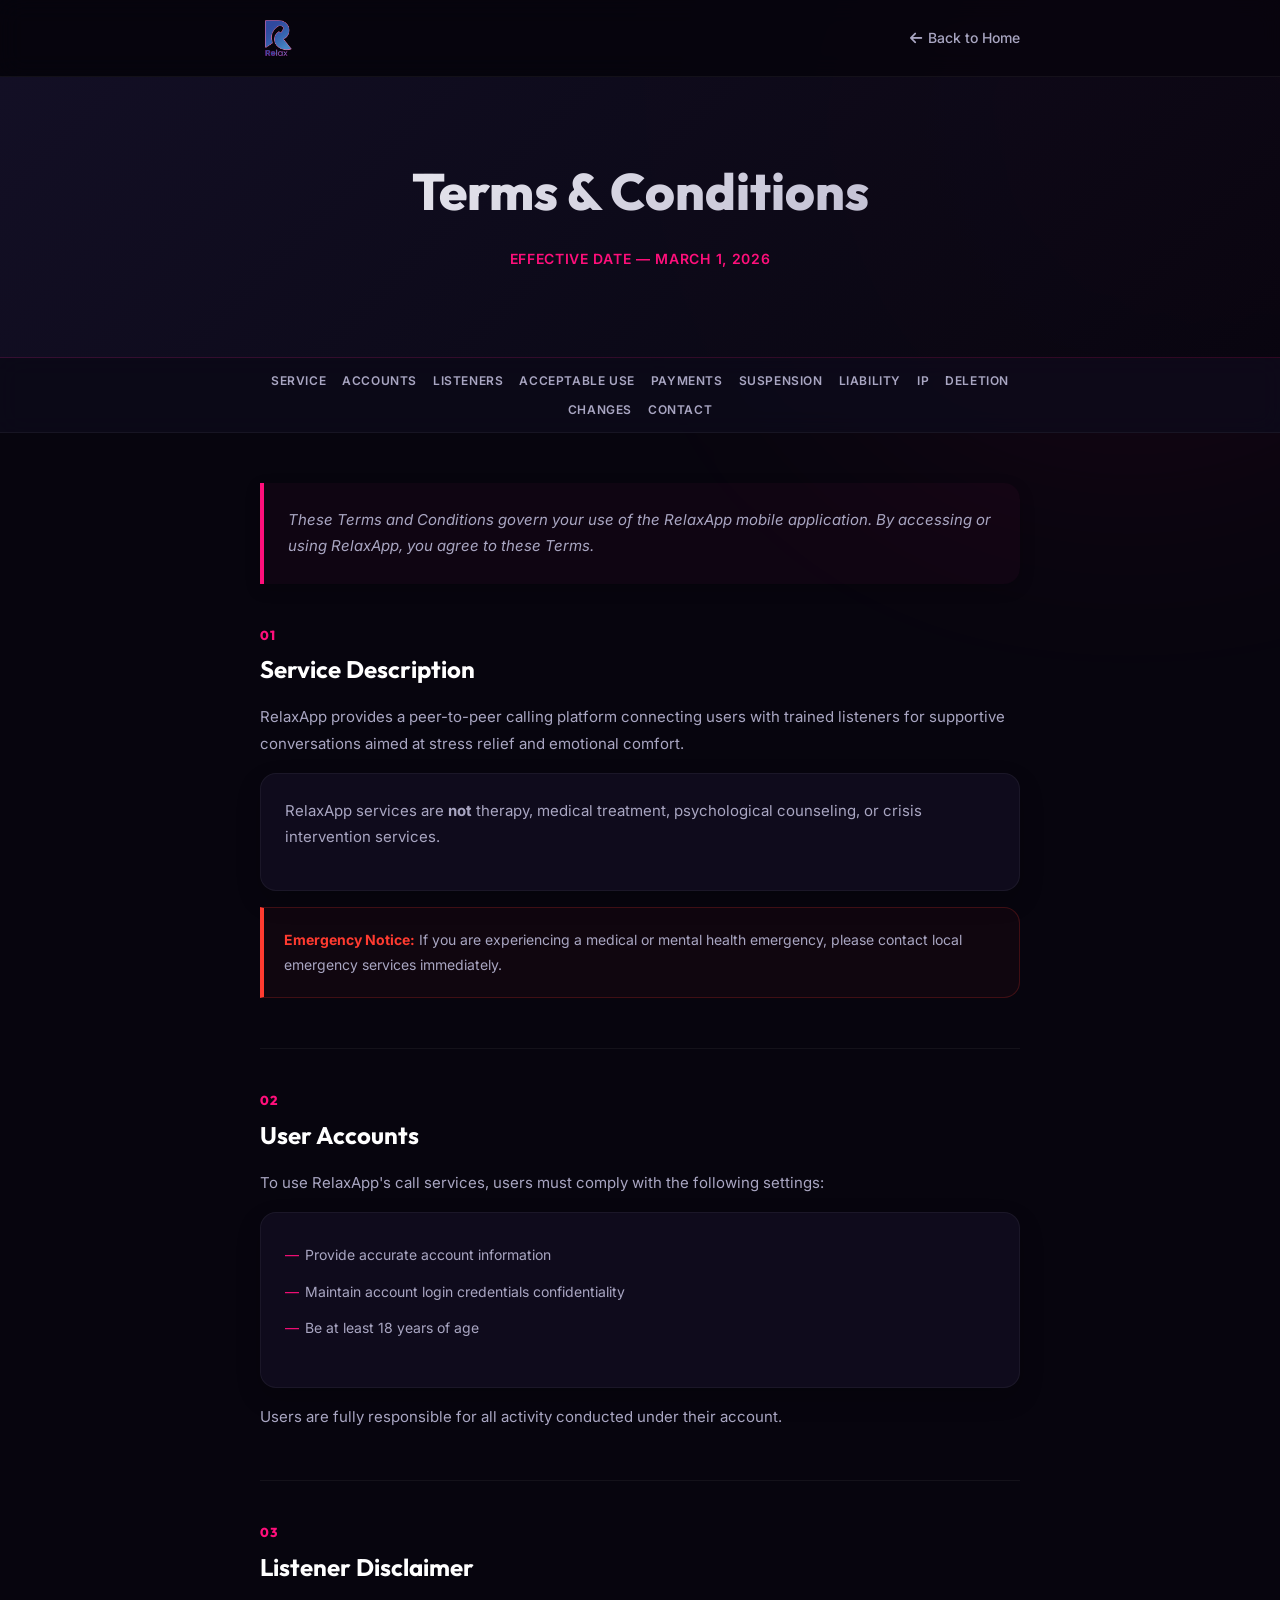
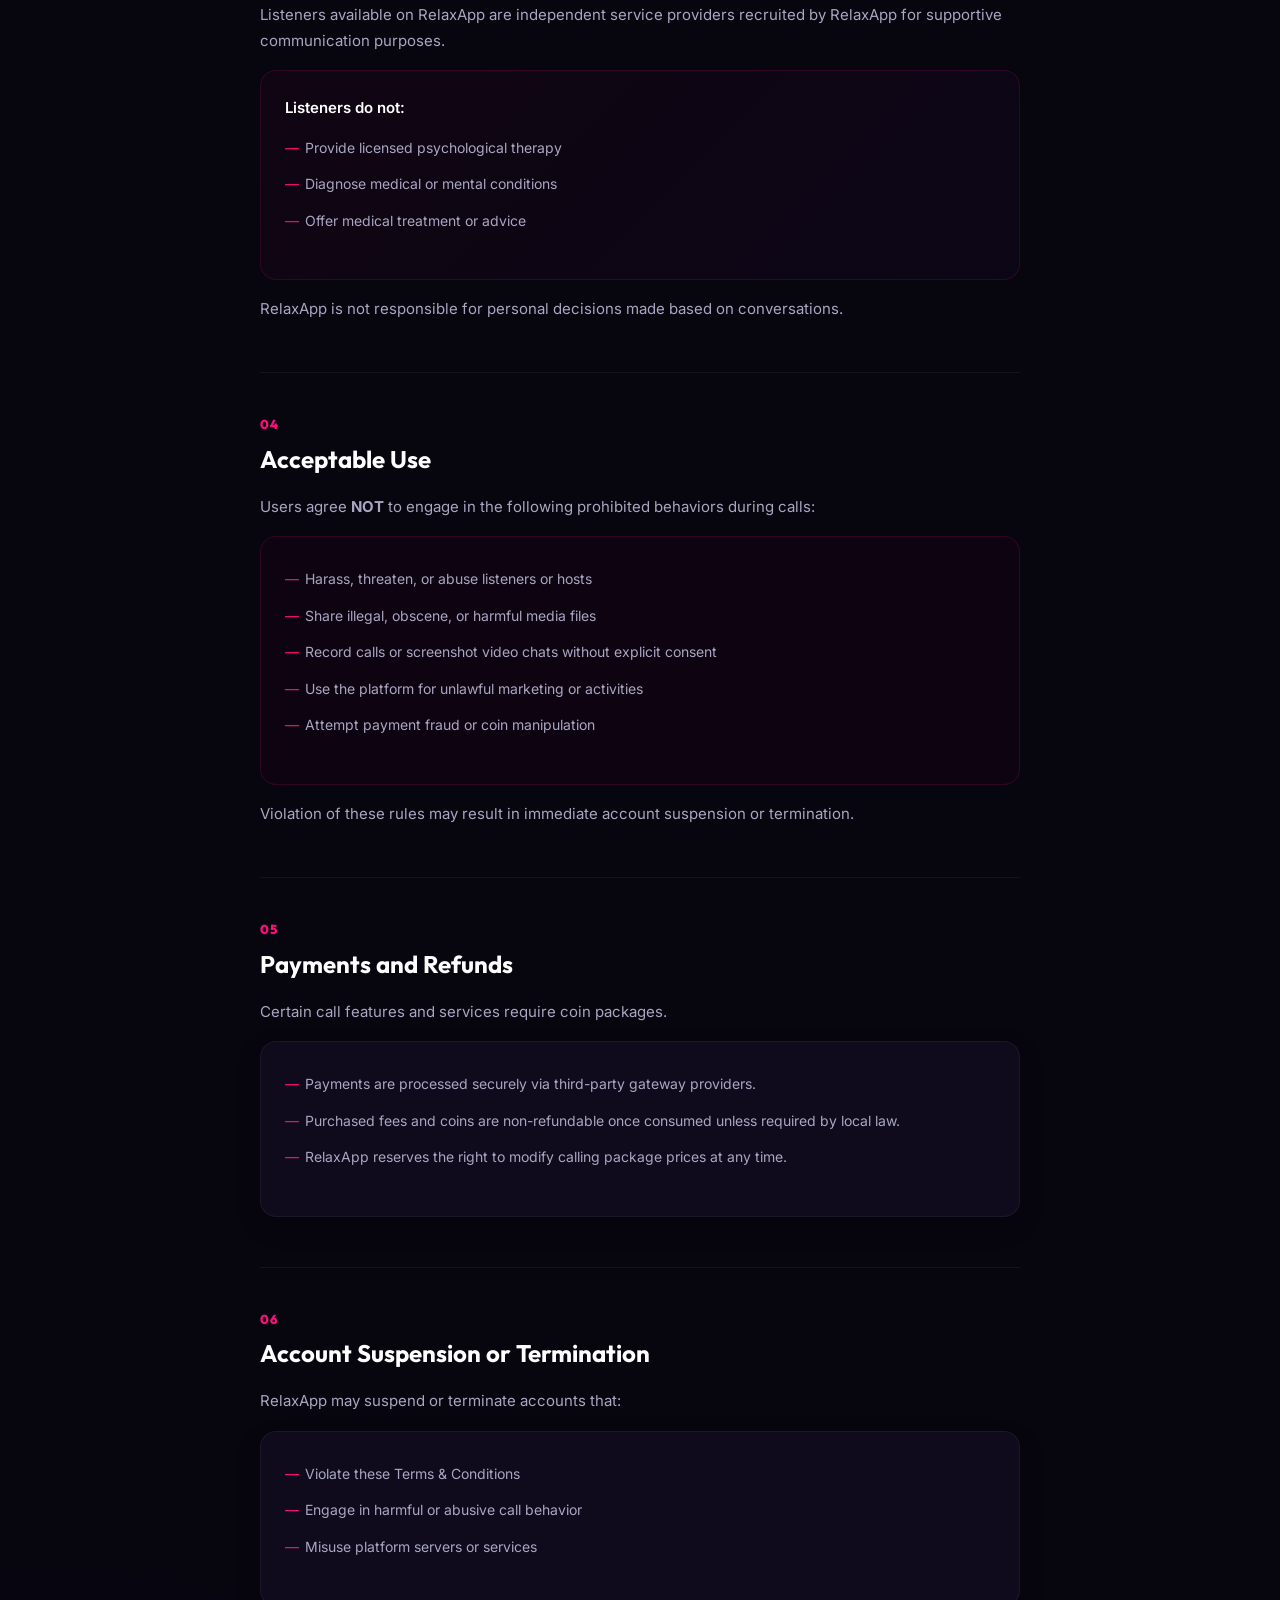
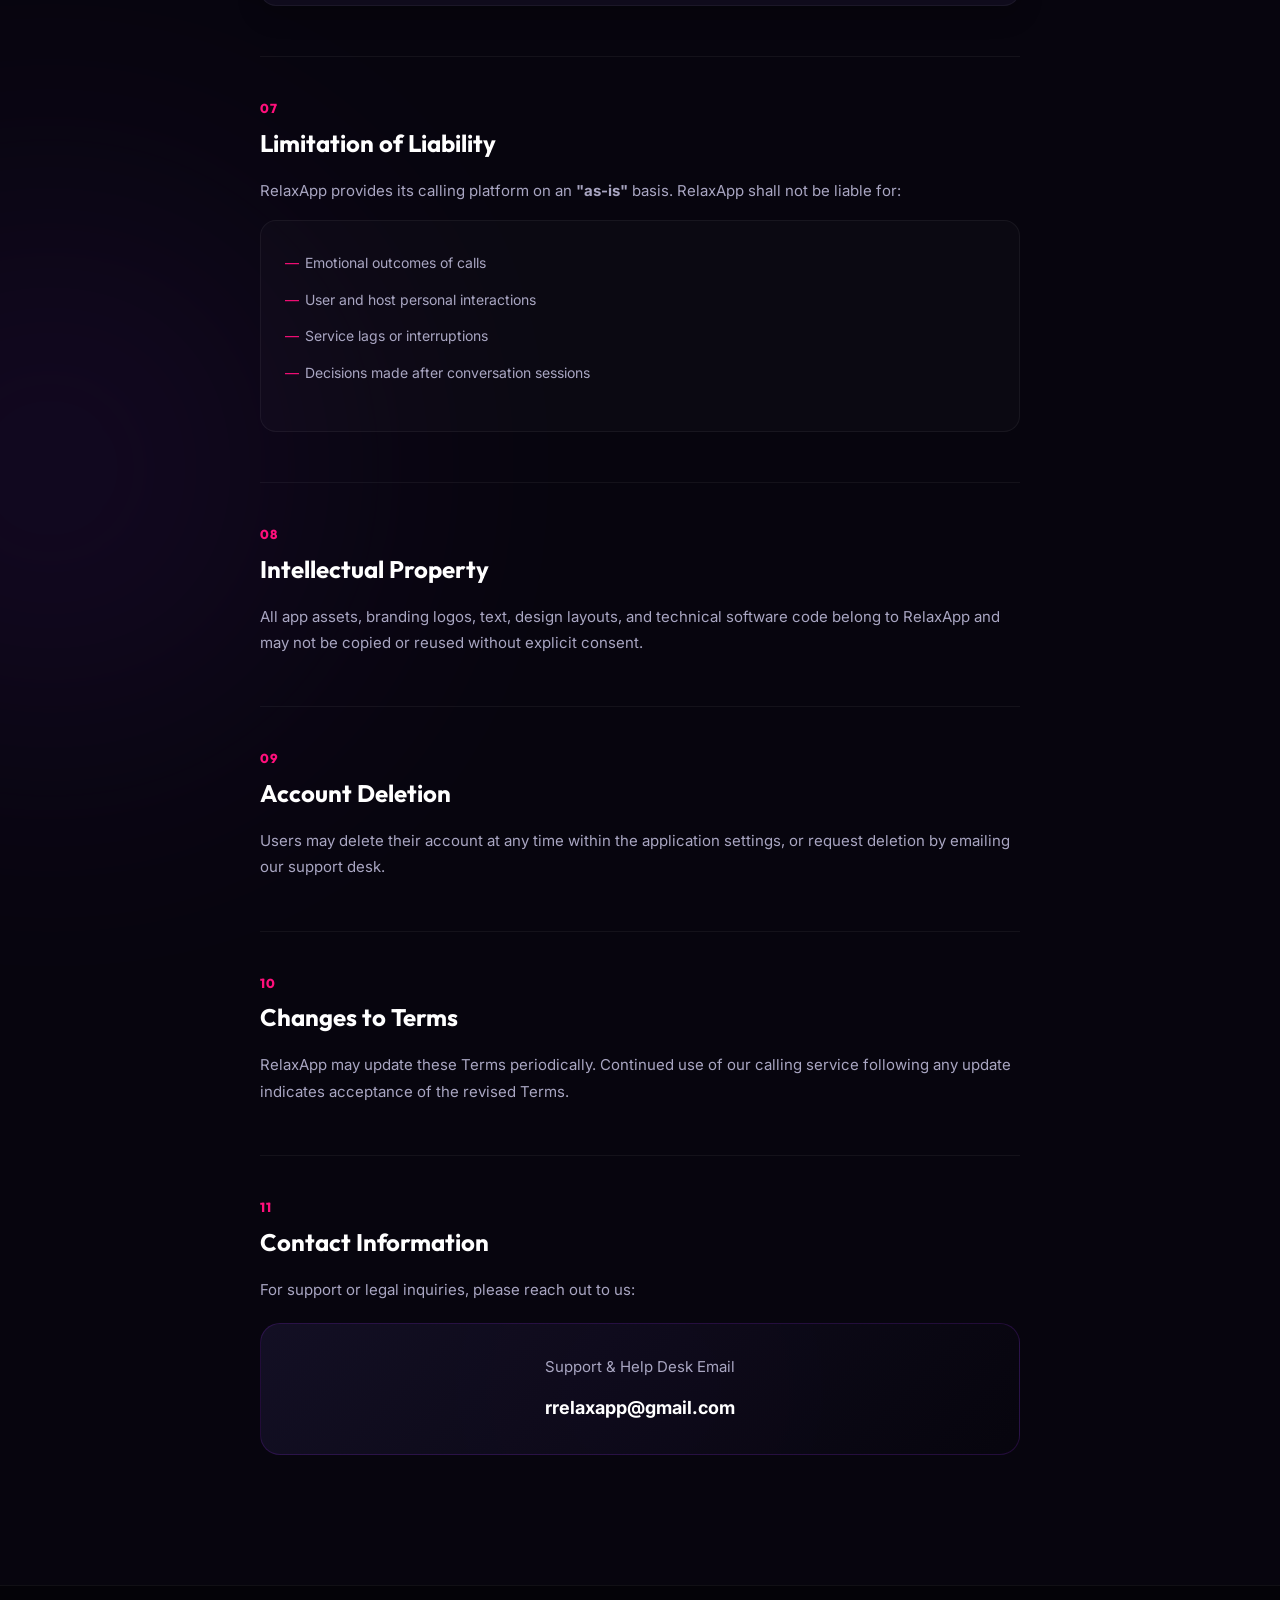
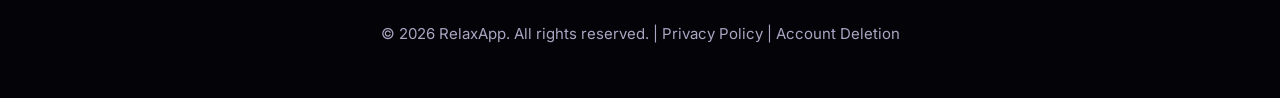
<file: privacy-policy.html>
<!DOCTYPE html>
<html lang="en">
<head>
  <meta charset="UTF-8">
  <meta name="viewport" content="width=device-width, initial-scale=1.0">
  <title>Terms &amp; Conditions — RelaxApp</title>
  
  <!-- FontAwesome & Custom Typography -->
  <link rel="stylesheet" href="https://cdnjs.cloudflare.com/ajax/libs/font-awesome/6.4.0/css/all.min.css">
  <link href="https://fonts.googleapis.com/css2?family=Inter:wght@300;400;500;600;700&family=Outfit:wght@400;500;600;700;800&display=swap" rel="stylesheet">
  
  <style>
    :root {
      --bg-darker: #07050e;
      --bg-dark: #0d0a1b;
      --bg-card: rgba(20, 16, 38, 0.65);
      --primary: #ff0f7b;
      --secondary: #f53803;
      --accent: #8a2be2;
      --neon-blue: #00f0ff;
      --text-primary: #ffffff;
      --text-secondary: #a9a6c2;
      --text-muted: #676388;
      --success: #00ff87;
      --font-headings: 'Outfit', sans-serif;
      --font-body: 'Inter', sans-serif;
    }

    * {
      box-sizing: border-box;
      margin: 0;
      padding: 0;
    }

    html {
      scroll-behavior: smooth;
    }

    body {
      font-family: var(--font-body);
      background-color: var(--bg-darker);
      color: var(--text-primary);
      line-height: 1.75;
      display: flex;
      flex-direction: column;
      min-height: 100vh;
      overflow-x: hidden;
      position: relative;
    }

    /* Background Gradients */
    .gradient-blob {
      position: absolute;
      width: 500px;
      height: 500px;
      border-radius: 50%;
      filter: blur(140px);
      z-index: 0;
      opacity: 0.12;
      pointer-events: none;
    }

    .blob-pink {
      background: var(--primary);
      top: -100px;
      right: -100px;
    }

    .blob-purple {
      background: var(--accent);
      bottom: 20%;
      left: -200px;
    }

    /* Header Nav Area */
    header {
      background: rgba(7, 5, 14, 0.85);
      backdrop-filter: blur(12px);
      border-bottom: 1px solid rgba(255, 255, 255, 0.05);
      padding: 20px 0;
      position: relative;
      z-index: 10;
    }

    .nav-container {
      max-width: 800px;
      margin: 0 auto;
      padding: 0 20px;
      display: flex;
      justify-content: space-between;
      align-items: center;
    }

    .logo {
      display: flex;
      align-items: center;
      gap: 10px;
      text-decoration: none;
    }

    .logo img {
      height: 36px;
      width: auto;
    }

    .home-link {
      color: var(--text-secondary);
      text-decoration: none;
      font-weight: 500;
      font-size: 14px;
      transition: color 0.2s ease;
      display: flex;
      align-items: center;
      gap: 6px;
    }

    .home-link:hover {
      color: var(--primary);
    }

    /* Header Hero Title */
    .header-hero {
      background: linear-gradient(135deg, rgba(20, 16, 38, 0.95), rgba(7, 5, 14, 0.95)),
                  radial-gradient(circle at top right, rgba(255, 15, 123, 0.2), transparent 50%);
      border-bottom: 1px solid rgba(255, 15, 123, 0.15);
      padding: 70px 20px;
      text-align: center;
      position: relative;
      z-index: 2;
    }

    .header-hero h1 {
      font-family: var(--font-headings);
      font-size: clamp(2.2rem, 5vw, 3.2rem);
      font-weight: 800;
      background: linear-gradient(135deg, #ffffff, var(--text-secondary));
      -webkit-background-clip: text;
      -webkit-text-fill-color: transparent;
      margin-bottom: 10px;
    }

    .effective-date {
      color: var(--primary);
      font-weight: 600;
      font-size: 14px;
      text-transform: uppercase;
      letter-spacing: 0.05em;
    }

    /* Sticky TOC Bar */
    .toc-bar {
      background: rgba(13, 10, 27, 0.8);
      backdrop-filter: blur(12px);
      border-bottom: 1px solid rgba(255, 255, 255, 0.05);
      padding: 12px 20px;
      position: sticky;
      top: 0;
      z-index: 100;
    }

    .toc-inner {
      max-width: 800px;
      margin: 0 auto;
      display: flex;
      flex-wrap: wrap;
      justify-content: center;
      gap: 8px 16px;
    }

    .toc-inner a {
      font-size: 12px;
      color: var(--text-secondary);
      text-decoration: none;
      font-weight: 600;
      text-transform: uppercase;
      letter-spacing: 0.05em;
      transition: color 0.2s ease;
    }

    .toc-inner a:hover {
      color: var(--primary);
    }

    /* Container content */
    main {
      max-width: 800px;
      margin: 0 auto;
      padding: 50px 20px 80px;
      position: relative;
      z-index: 2;
    }

    /* Intro blurb */
    .intro {
      background: rgba(255, 15, 123, 0.03);
      border-left: 4px solid var(--primary);
      border-radius: 0 16px 16px 0;
      padding: 24px;
      margin-bottom: 40px;
      font-size: 15px;
      color: var(--text-secondary);
      font-style: italic;
      box-shadow: 0 5px 15px rgba(0, 0, 0, 0.2);
    }

    /* Sections */
    section {
      margin-bottom: 50px;
    }

    .section-number {
      font-family: var(--font-headings);
      font-size: 13px;
      font-weight: 800;
      letter-spacing: 0.1em;
      text-transform: uppercase;
      color: var(--primary);
      margin-bottom: 8px;
    }

    h2 {
      font-family: var(--font-headings);
      font-size: 24px;
      color: var(--text-primary);
      margin-bottom: 20px;
      line-height: 1.25;
    }

    p {
      color: var(--text-secondary);
      margin-bottom: 16px;
      font-size: 15px;
    }

    /* Sub-headings */
    h3 {
      font-size: 14px;
      font-weight: 700;
      letter-spacing: 0.05em;
      color: var(--neon-blue);
      margin: 24px 0 12px;
      text-transform: uppercase;
    }

    /* Lists */
    ul {
      list-style-type: none;
      margin-bottom: 16px;
    }

    ul li {
      padding: 6px 0 6px 20px;
      position: relative;
      color: var(--text-secondary);
      font-size: 14px;
    }

    ul li::before {
      content: '—';
      position: absolute;
      left: 0;
      color: var(--primary);
    }

    /* Cards */
    .card {
      background: var(--bg-card);
      border: 1px solid rgba(255, 255, 255, 0.05);
      border-radius: 16px;
      padding: 24px;
      margin-top: 16px;
      box-shadow: 0 10px 25px rgba(0, 0, 0, 0.2);
    }

    /* Highlight box */
    .highlight {
      background: linear-gradient(135deg, rgba(255, 15, 123, 0.04) 0%, rgba(138, 43, 226, 0.04) 100%);
      border: 1px solid rgba(255, 15, 123, 0.15);
      border-radius: 16px;
      padding: 24px;
      margin-top: 16px;
    }

    /* Emergency warning */
    .warning {
      background: rgba(255, 59, 48, 0.04);
      border: 1px solid rgba(255, 59, 48, 0.2);
      border-left: 4px solid #ff3b30;
      border-radius: 0 16px 16px 0;
      padding: 20px;
      margin-top: 16px;
      font-size: 14px;
      color: var(--text-secondary);
    }

    .warning strong {
      color: #ff3b30;
    }

    /* Prohibited actions list style */
    .prohibited {
      background: rgba(255, 15, 123, 0.03);
      border: 1px solid rgba(255, 15, 123, 0.15);
      border-radius: 16px;
      padding: 24px;
      margin-top: 16px;
    }

    .prohibited ul li::before {
      color: var(--primary);
    }

    /* Liability box */
    .neutral {
      background: rgba(255, 255, 255, 0.02);
      border: 1px solid rgba(255, 255, 255, 0.05);
      border-radius: 16px;
      padding: 24px;
      margin-top: 16px;
    }

    hr {
      border: none;
      border-top: 1px solid rgba(255, 255, 255, 0.05);
      margin: 40px 0;
    }

    /* Contact Card */
    .contact-card {
      background: linear-gradient(135deg, rgba(20, 16, 38, 0.95), rgba(7, 5, 14, 0.95)),
                  radial-gradient(circle at center, rgba(138, 43, 226, 0.2), transparent 60%);
      border: 1px solid rgba(138, 43, 226, 0.2);
      border-radius: 20px;
      padding: 30px;
      margin-top: 20px;
      text-align: center;
    }

    .contact-card p {
      color: var(--text-secondary);
      margin-bottom: 12px;
    }

    .contact-card a {
      color: var(--text-primary);
      font-weight: 700;
      text-decoration: none;
      font-size: 18px;
      transition: color 0.2s ease;
    }

    .contact-card a:hover {
      color: var(--primary);
    }

    /* Footer styling */
    footer {
      background: #040308;
      border-top: 1px solid rgba(255, 255, 255, 0.05);
      padding: 35px 20px;
      text-align: center;
      font-size: 13px;
      color: var(--text-muted);
      position: relative;
      z-index: 2;
    }

    footer a {
      color: var(--text-secondary);
      text-decoration: none;
      transition: color 0.2s ease;
    }

    footer a:hover {
      color: var(--primary);
    }

    @media (max-width: 600px) {
      .toc-bar {
        display: none;
      }
    }
  </style>
</head>
<body>

  <!-- Background Gradients -->
  <div class="gradient-blob blob-pink"></div>
  <div class="gradient-blob blob-purple"></div>

  <!-- HEADER -->
  <header>
    <div class="nav-container">
      <a href="index.html" class="logo">
        <img src="assets/images/logo.png" alt="RelaxApp Logo">
      </a>
      <a href="index.html" class="home-link">
        <i class="fa-solid fa-arrow-left"></i> Back to Home
      </a>
    </div>
  </header>

  <!-- TITLE BAR -->
  <div class="header-hero">
    <h1>Terms &amp; Conditions</h1>
    <p class="effective-date">Effective Date — March 1, 2026</p>
  </div>

  <!-- STICKY TOC -->
  <nav class="toc-bar" aria-label="Table of contents">
    <div class="toc-inner">
      <a href="#s1">Service</a>
      <a href="#s2">Accounts</a>
      <a href="#s3">Listeners</a>
      <a href="#s4">Acceptable Use</a>
      <a href="#s5">Payments</a>
      <a href="#s6">Suspension</a>
      <a href="#s7">Liability</a>
      <a href="#s8">IP</a>
      <a href="#s9">Deletion</a>
      <a href="#s10">Changes</a>
      <a href="#s11">Contact</a>
    </div>
  </nav>

  <!-- CONTENT -->
  <main>
    <p class="intro">
      These Terms and Conditions govern your use of the RelaxApp mobile application. By accessing or using RelaxApp, you agree to these Terms.
    </p>

    <!-- Section 1 -->
    <section id="s1">
      <p class="section-number">01</p>
      <h2>Service Description</h2>
      <p>RelaxApp provides a peer-to-peer calling platform connecting users with trained listeners for supportive conversations aimed at stress relief and emotional comfort.</p>
      <div class="card">
        <p>RelaxApp services are <strong>not</strong> therapy, medical treatment, psychological counseling, or crisis intervention services.</p>
      </div>
      <div class="warning">
        <strong>Emergency Notice:</strong> If you are experiencing a medical or mental health emergency, please contact local emergency services immediately.
      </div>
    </section>

    <hr>

    <!-- Section 2 -->
    <section id="s2">
      <p class="section-number">02</p>
      <h2>User Accounts</h2>
      <p>To use RelaxApp's call services, users must comply with the following settings:</p>
      <div class="card">
        <ul>
          <li>Provide accurate account information</li>
          <li>Maintain account login credentials confidentiality</li>
          <li>Be at least 18 years of age</li>
        </ul>
      </div>
      <p style="margin-top: 16px;">Users are fully responsible for all activity conducted under their account.</p>
    </section>

    <hr>

    <!-- Section 3 -->
    <section id="s3">
      <p class="section-number">03</p>
      <h2>Listener Disclaimer</h2>
      <p>Listeners available on RelaxApp are independent service providers recruited by RelaxApp for supportive communication purposes.</p>
      <div class="highlight">
        <p style="font-weight: 600; margin-bottom: 8px; color: var(--text-primary);">Listeners do not:</p>
        <ul>
          <li>Provide licensed psychological therapy</li>
          <li>Diagnose medical or mental conditions</li>
          <li>Offer medical treatment or advice</li>
        </ul>
      </div>
      <p style="margin-top: 16px;">RelaxApp is not responsible for personal decisions made based on conversations.</p>
    </section>

    <hr>

    <!-- Section 4 -->
    <section id="s4">
      <p class="section-number">04</p>
      <h2>Acceptable Use</h2>
      <p>Users agree <strong>NOT</strong> to engage in the following prohibited behaviors during calls:</p>
      <div class="prohibited">
        <ul>
          <li>Harass, threaten, or abuse listeners or hosts</li>
          <li>Share illegal, obscene, or harmful media files</li>
          <li>Record calls or screenshot video chats without explicit consent</li>
          <li>Use the platform for unlawful marketing or activities</li>
          <li>Attempt payment fraud or coin manipulation</li>
        </ul>
      </div>
      <p style="margin-top: 16px;">Violation of these rules may result in immediate account suspension or termination.</p>
    </section>

    <hr>

    <!-- Section 5 -->
    <section id="s5">
      <p class="section-number">05</p>
      <h2>Payments and Refunds</h2>
      <p>Certain call features and services require coin packages.</p>
      <div class="card">
        <ul>
          <li>Payments are processed securely via third-party gateway providers.</li>
          <li>Purchased fees and coins are non-refundable once consumed unless required by local law.</li>
          <li>RelaxApp reserves the right to modify calling package prices at any time.</li>
        </ul>
      </div>
    </section>

    <hr>

    <!-- Section 6 -->
    <section id="s6">
      <p class="section-number">06</p>
      <h2>Account Suspension or Termination</h2>
      <p>RelaxApp may suspend or terminate accounts that:</p>
      <div class="card">
        <ul>
          <li>Violate these Terms &amp; Conditions</li>
          <li>Engage in harmful or abusive call behavior</li>
          <li>Misuse platform servers or services</li>
        </ul>
      </div>
    </section>

    <hr>

    <!-- Section 7 -->
    <section id="s7">
      <p class="section-number">07</p>
      <h2>Limitation of Liability</h2>
      <p>RelaxApp provides its calling platform on an <strong>"as-is"</strong> basis. RelaxApp shall not be liable for:</p>
      <div class="neutral">
        <ul>
          <li>Emotional outcomes of calls</li>
          <li>User and host personal interactions</li>
          <li>Service lags or interruptions</li>
          <li>Decisions made after conversation sessions</li>
        </ul>
      </div>
    </section>

    <hr>

    <!-- Section 8 -->
    <section id="s8">
      <p class="section-number">08</p>
      <h2>Intellectual Property</h2>
      <p>All app assets, branding logos, text, design layouts, and technical software code belong to RelaxApp and may not be copied or reused without explicit consent.</p>
    </section>

    <hr>

    <!-- Section 9 -->
    <section id="s9">
      <p class="section-number">09</p>
      <h2>Account Deletion</h2>
      <p>Users may delete their account at any time within the application settings, or request deletion by emailing our support desk.</p>
    </section>

    <hr>

    <!-- Section 10 -->
    <section id="s10">
      <p class="section-number">10</p>
      <h2>Changes to Terms</h2>
      <p>RelaxApp may update these Terms periodically. Continued use of our calling service following any update indicates acceptance of the revised Terms.</p>
    </section>

    <hr>

    <!-- Section 11 -->
    <section id="s11">
      <p class="section-number">11</p>
      <h2>Contact Information</h2>
      <p>For support or legal inquiries, please reach out to us:</p>
      <div class="contact-card">
        <p>Support & Help Desk Email</p>
        <a href="mailto:rrelaxapp@gmail.com">rrelaxapp@gmail.com</a>
      </div>
    </section>
  </main>

  <!-- FOOTER -->
  <footer>
    <p>&copy; 2026 RelaxApp. All rights reserved. | <a href="privacypolicy.html">Privacy Policy</a> | <a href="account-delete.html">Account Deletion</a></p>
  </footer>

</body>
</html>
</file>
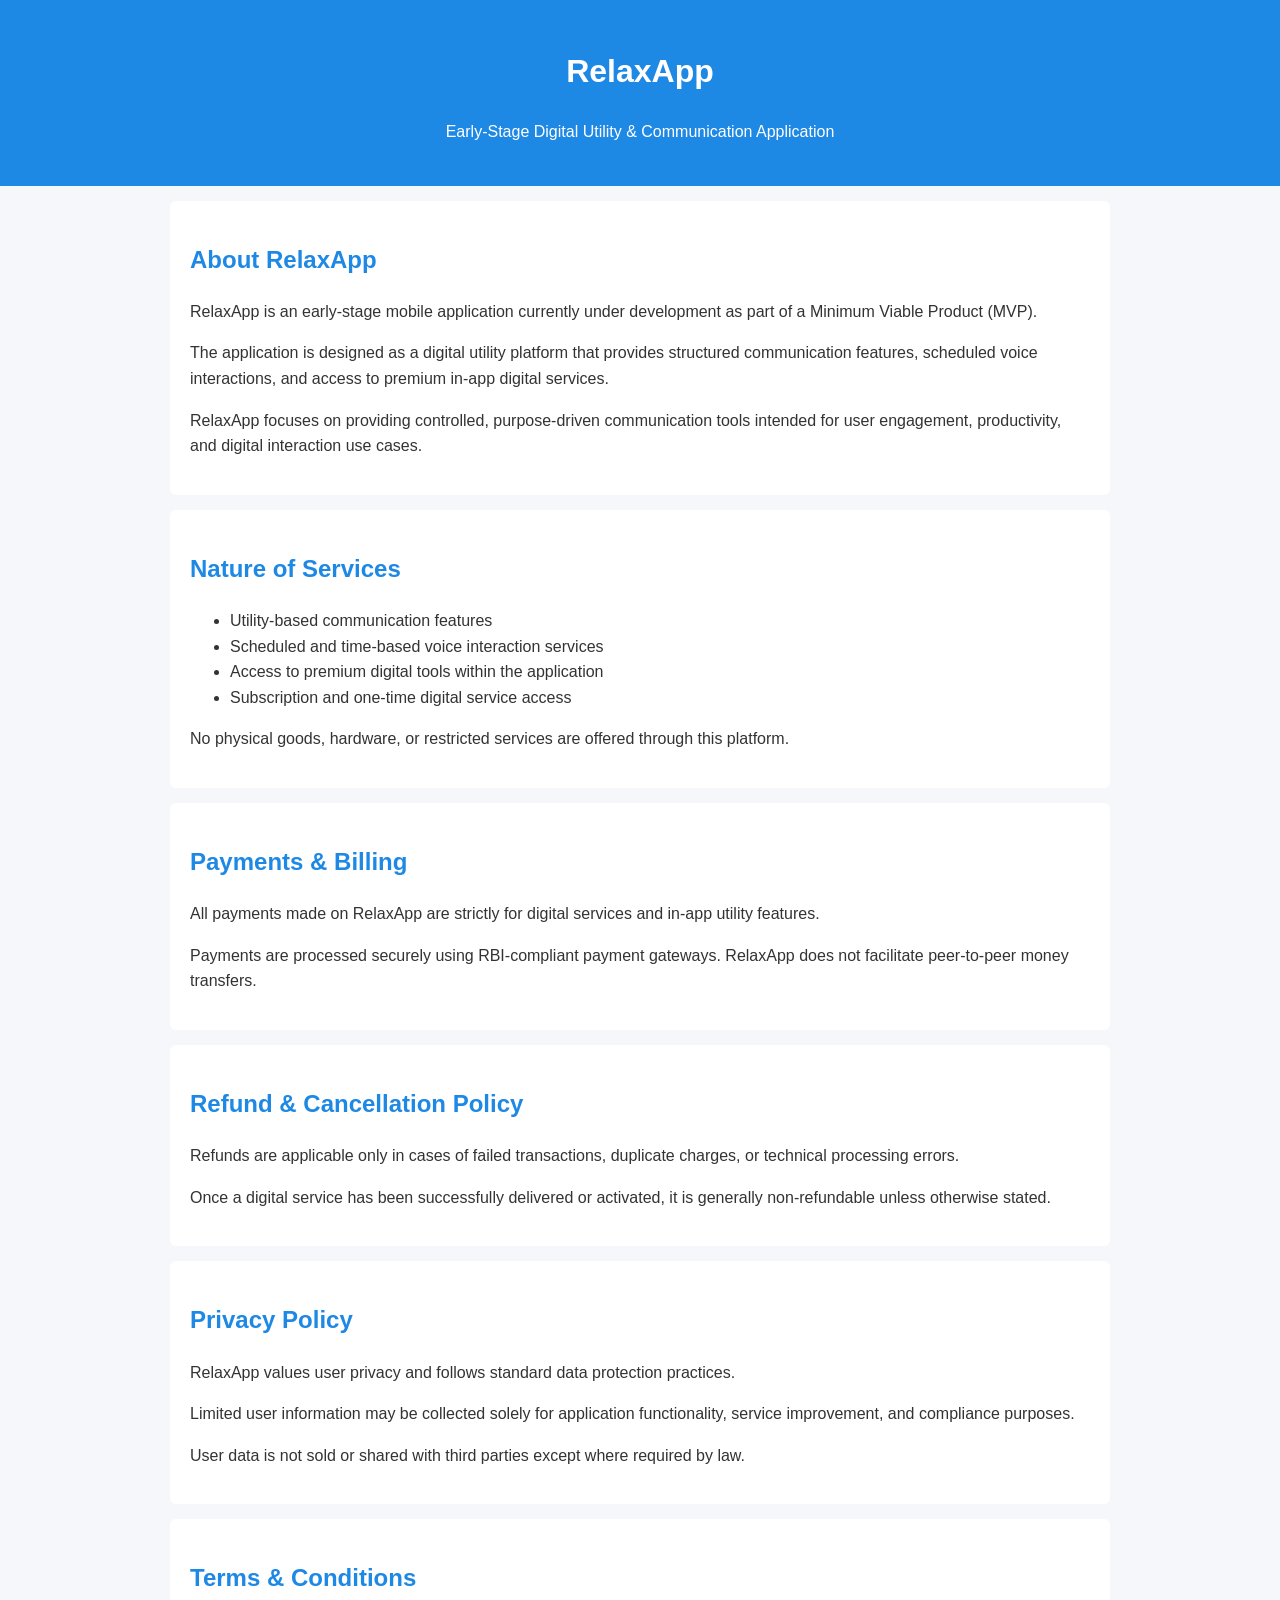
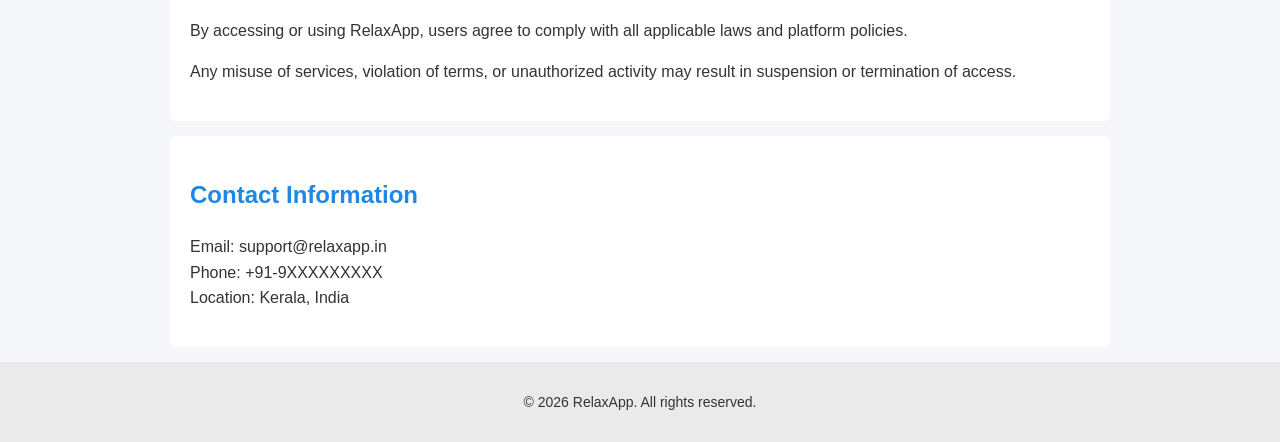
<file: relaxapp.html>
<!DOCTYPE html>
<html lang="en">
<head>
  <meta charset="UTF-8" />
  <meta name="viewport" content="width=device-width, initial-scale=1.0"/>
  <title>RelaxApp – Digital Utility Services</title>
  <style>
    body {
      font-family: Arial, sans-serif;
      background: #f5f7fa;
      margin: 0;
      padding: 0;
      color: #333;
      line-height: 1.6;
    }
    header {
      background: #1e88e5;
      color: #fff;
      padding: 25px;
      text-align: center;
    }
    section {
      max-width: 900px;
      margin: 15px auto;
      background: #fff;
      padding: 20px;
      border-radius: 6px;
    }
    h2 {
      color: #1e88e5;
    }
    footer {
      background: #eaeaea;
      text-align: center;
      padding: 15px;
      font-size: 14px;
    }
  </style>
</head>
<body>

<header>
  <h1>RelaxApp</h1>
  <p>Early-Stage Digital Utility & Communication Application</p>
</header>

<section>
  <h2>About RelaxApp</h2>
  <p>
    RelaxApp is an early-stage mobile application currently under development as part of a Minimum Viable Product (MVP).
  </p>
  <p>
    The application is designed as a digital utility platform that provides structured communication features, scheduled voice interactions, and access to premium in-app digital services.
  </p>
  <p>
    RelaxApp focuses on providing controlled, purpose-driven communication tools intended for user engagement, productivity, and digital interaction use cases.
  </p>
</section>

<section>
  <h2>Nature of Services</h2>
  <ul>
    <li>Utility-based communication features</li>
    <li>Scheduled and time-based voice interaction services</li>
    <li>Access to premium digital tools within the application</li>
    <li>Subscription and one-time digital service access</li>
  </ul>
  <p>
    No physical goods, hardware, or restricted services are offered through this platform.
  </p>
</section>

<section>
  <h2>Payments & Billing</h2>
  <p>
    All payments made on RelaxApp are strictly for digital services and in-app utility features.
  </p>
  <p>
    Payments are processed securely using RBI-compliant payment gateways. RelaxApp does not facilitate peer-to-peer money transfers.
  </p>
</section>

<section>
  <h2>Refund & Cancellation Policy</h2>
  <p>
    Refunds are applicable only in cases of failed transactions, duplicate charges, or technical processing errors.
  </p>
  <p>
    Once a digital service has been successfully delivered or activated, it is generally non-refundable unless otherwise stated.
  </p>
</section>

<section>
  <h2>Privacy Policy</h2>
  <p>
    RelaxApp values user privacy and follows standard data protection practices.
  </p>
  <p>
    Limited user information may be collected solely for application functionality, service improvement, and compliance purposes.
  </p>
  <p>
    User data is not sold or shared with third parties except where required by law.
  </p>
</section>

<section>
  <h2>Terms & Conditions</h2>
  <p>
    By accessing or using RelaxApp, users agree to comply with all applicable laws and platform policies.
  </p>
  <p>
    Any misuse of services, violation of terms, or unauthorized activity may result in suspension or termination of access.
  </p>
</section>

<section>
  <h2>Contact Information</h2>
  <p>
    Email: support@relaxapp.in<br/>
    Phone: +91-9XXXXXXXXX<br/>
    Location: Kerala, India
  </p>
</section>

<footer>
  <p>© 2026 RelaxApp. All rights reserved.</p>
</footer>

</body>
</html>
</file>
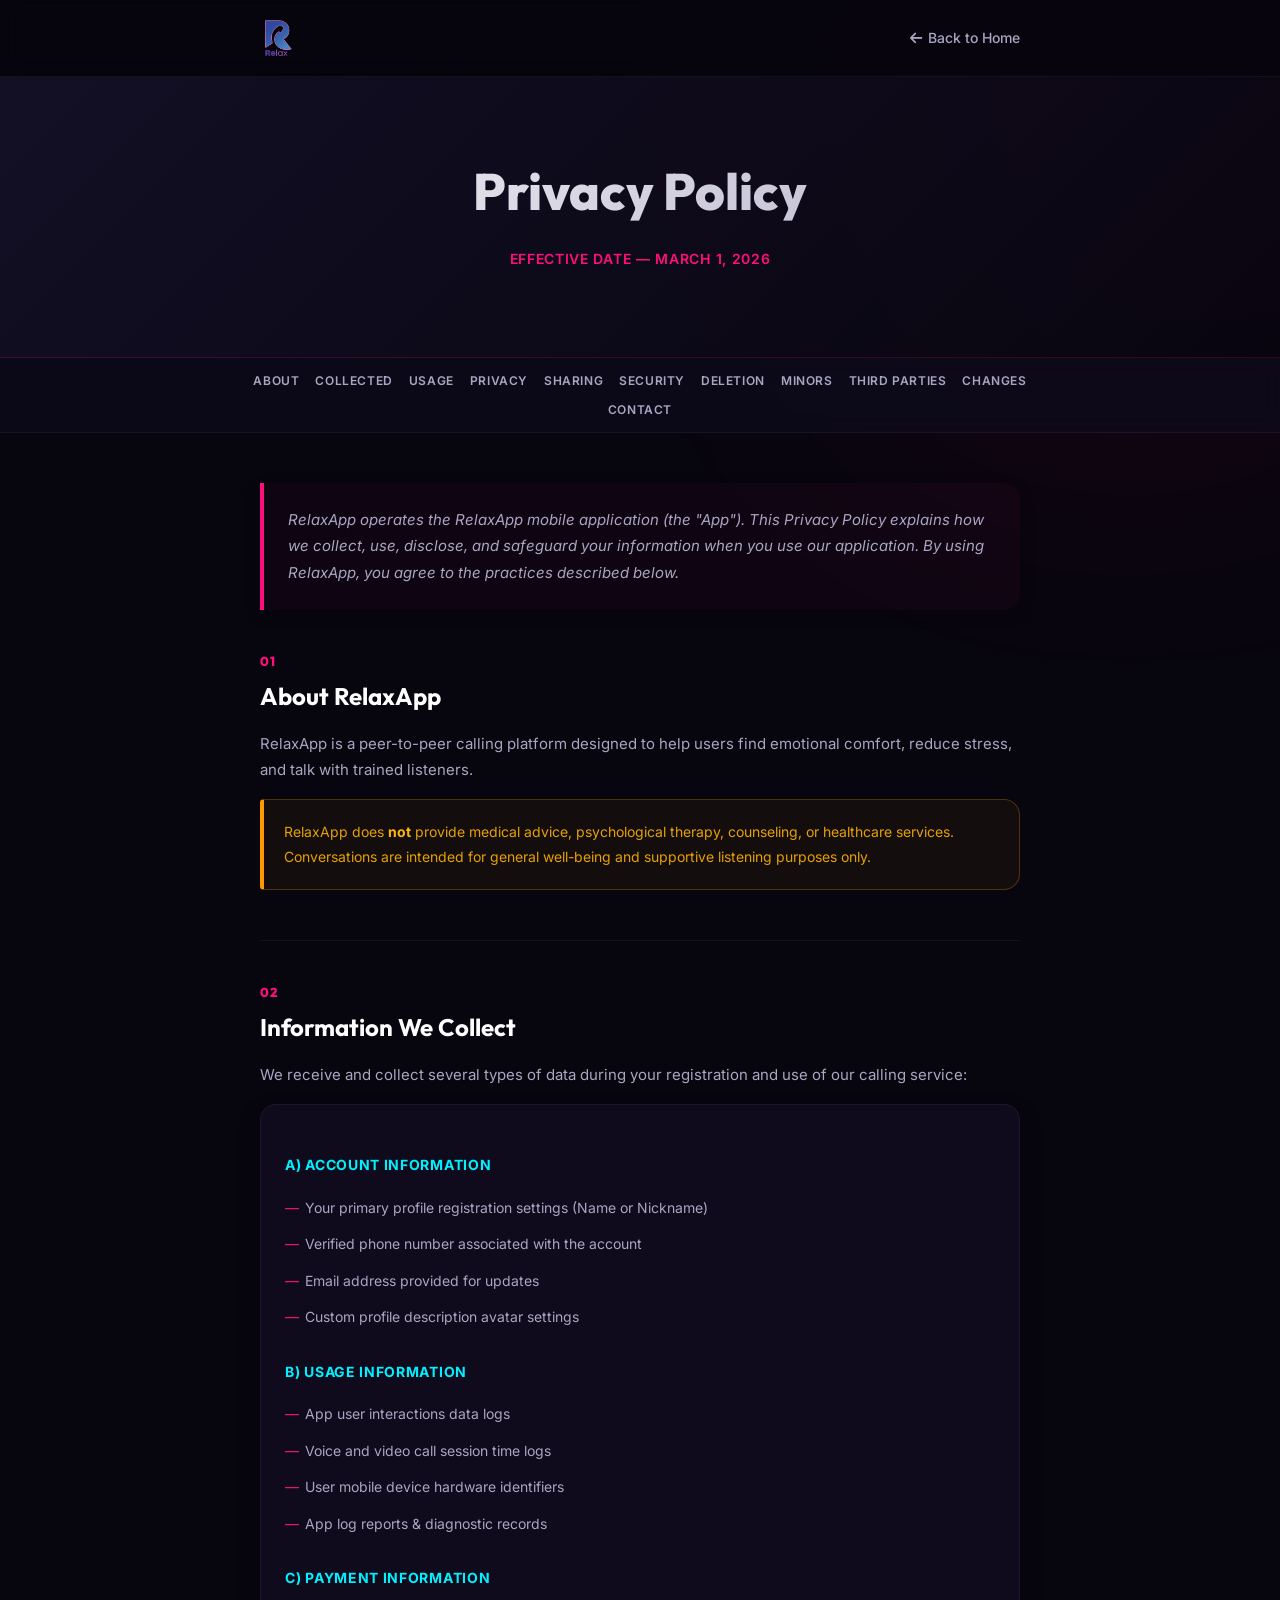
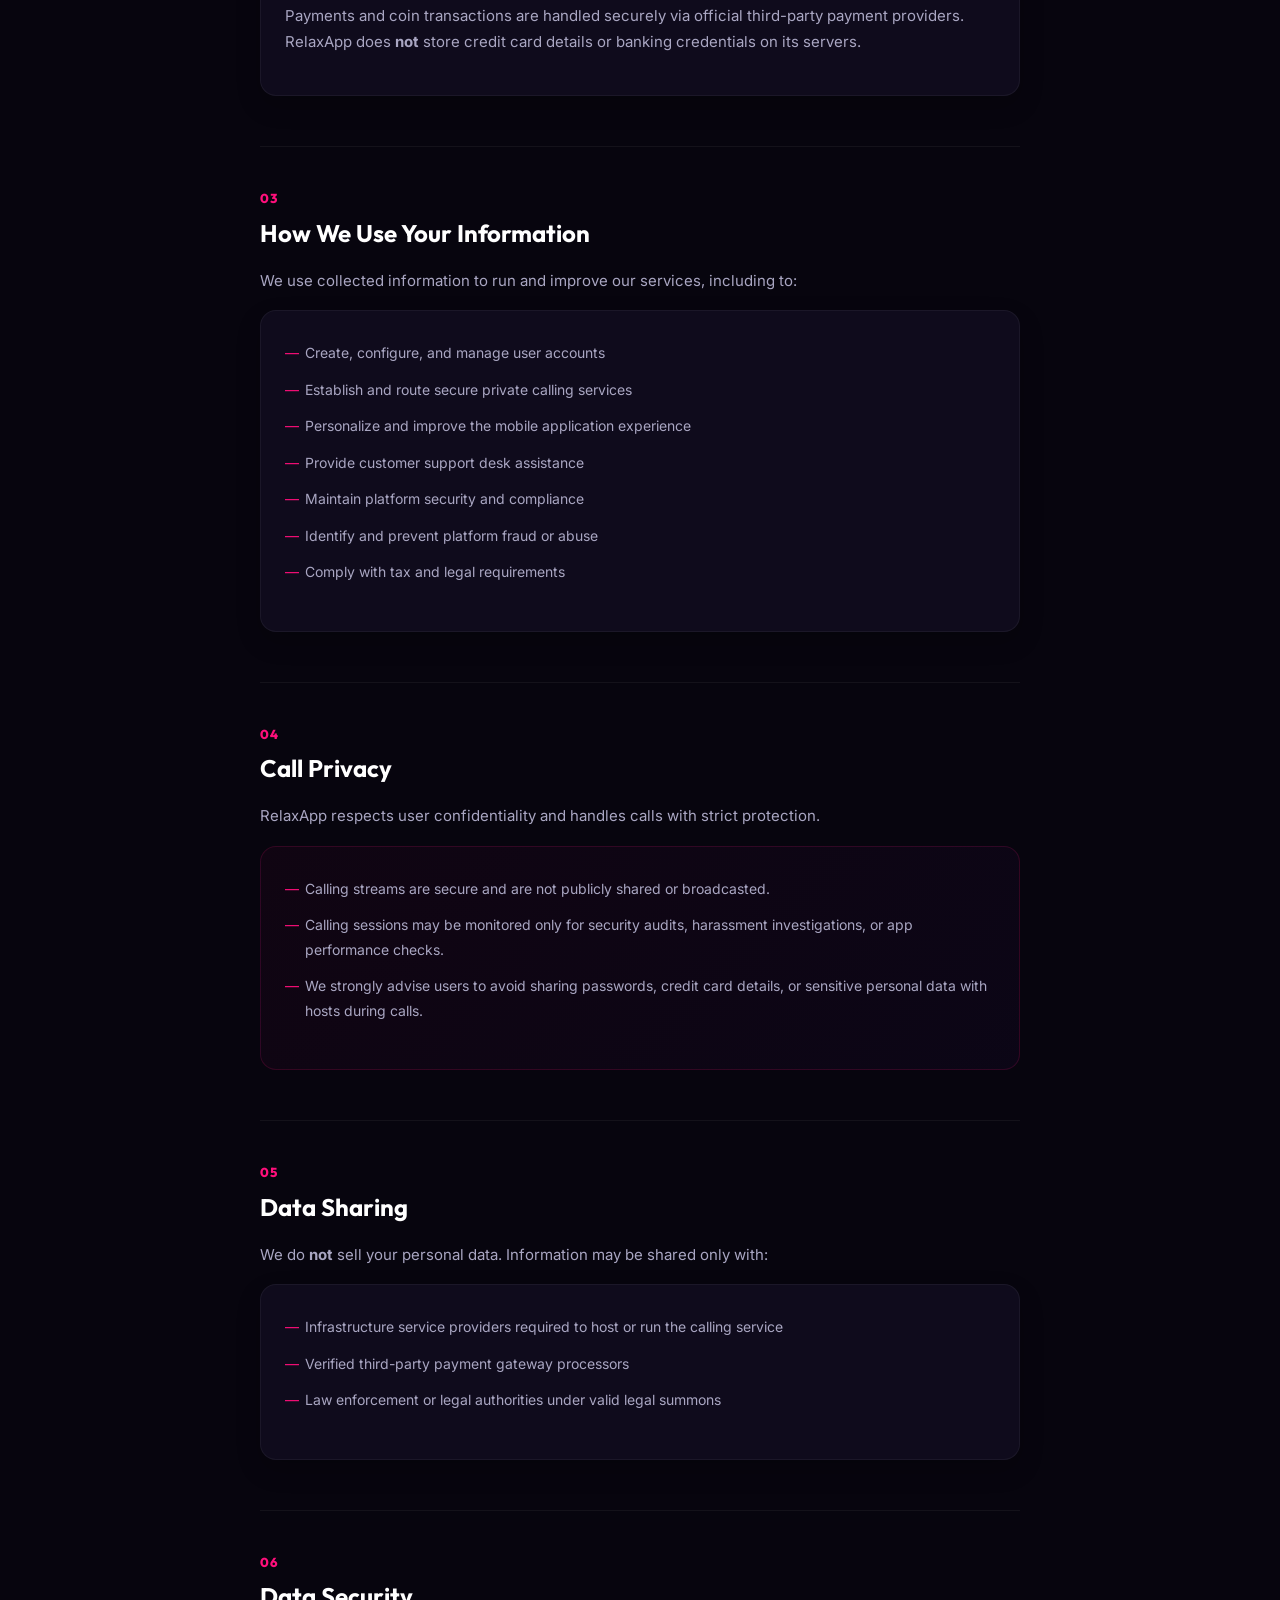
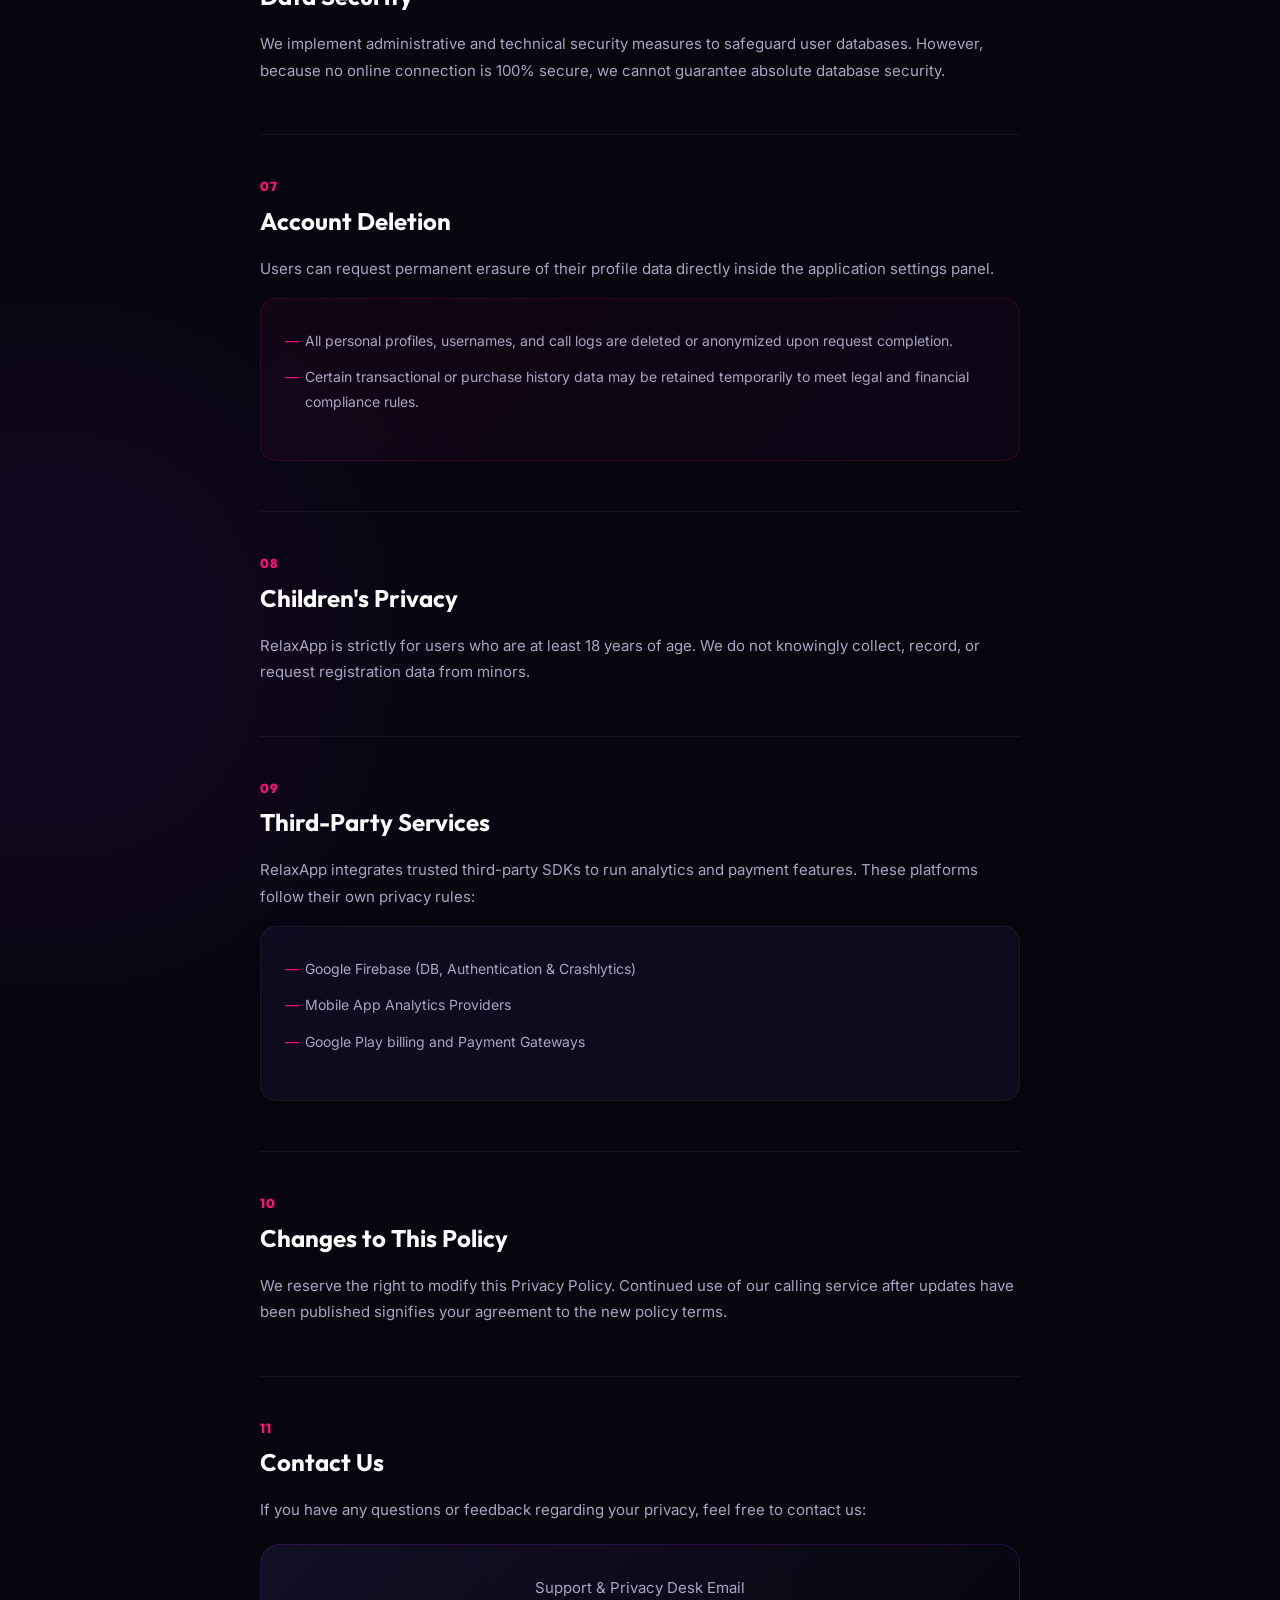
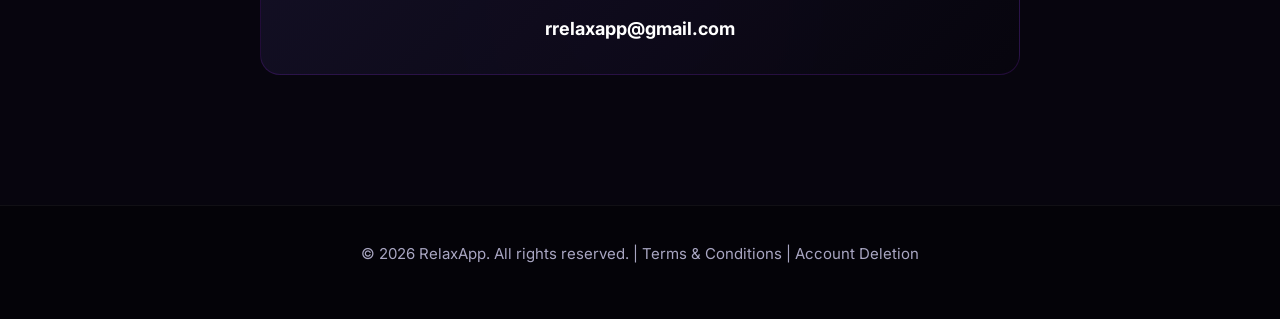
<file: terms-condition.html>
<!DOCTYPE html>
<html lang="en">
<head>
  <meta charset="UTF-8">
  <meta name="viewport" content="width=device-width, initial-scale=1.0">
  <title>Privacy Policy — RelaxApp</title>
  
  <!-- FontAwesome & Custom Typography -->
  <link rel="stylesheet" href="https://cdnjs.cloudflare.com/ajax/libs/font-awesome/6.4.0/css/all.min.css">
  <link href="https://fonts.googleapis.com/css2?family=Inter:wght@300;400;500;600;700&family=Outfit:wght@400;500;600;700;800&display=swap" rel="stylesheet">
  
  <style>
    :root {
      --bg-darker: #07050e;
      --bg-dark: #0d0a1b;
      --bg-card: rgba(20, 16, 38, 0.65);
      --primary: #ff0f7b;
      --secondary: #f53803;
      --accent: #8a2be2;
      --neon-blue: #00f0ff;
      --text-primary: #ffffff;
      --text-secondary: #a9a6c2;
      --text-muted: #676388;
      --success: #00ff87;
      --font-headings: 'Outfit', sans-serif;
      --font-body: 'Inter', sans-serif;
    }

    * {
      box-sizing: border-box;
      margin: 0;
      padding: 0;
    }

    html {
      scroll-behavior: smooth;
    }

    body {
      font-family: var(--font-body);
      background-color: var(--bg-darker);
      color: var(--text-primary);
      line-height: 1.75;
      display: flex;
      flex-direction: column;
      min-height: 100vh;
      overflow-x: hidden;
      position: relative;
    }

    /* Background Gradients */
    .gradient-blob {
      position: absolute;
      width: 500px;
      height: 500px;
      border-radius: 50%;
      filter: blur(140px);
      z-index: 0;
      opacity: 0.12;
      pointer-events: none;
    }

    .blob-pink {
      background: var(--primary);
      top: -100px;
      right: -100px;
    }

    .blob-purple {
      background: var(--accent);
      bottom: 20%;
      left: -200px;
    }

    /* Header Nav Area */
    header {
      background: rgba(7, 5, 14, 0.85);
      backdrop-filter: blur(12px);
      border-bottom: 1px solid rgba(255, 255, 255, 0.05);
      padding: 20px 0;
      position: relative;
      z-index: 10;
    }

    .nav-container {
      max-width: 800px;
      margin: 0 auto;
      padding: 0 20px;
      display: flex;
      justify-content: space-between;
      align-items: center;
    }

    .logo {
      display: flex;
      align-items: center;
      gap: 10px;
      text-decoration: none;
    }

    .logo img {
      height: 36px;
      width: auto;
    }

    .home-link {
      color: var(--text-secondary);
      text-decoration: none;
      font-weight: 500;
      font-size: 14px;
      transition: color 0.2s ease;
      display: flex;
      align-items: center;
      gap: 6px;
    }

    .home-link:hover {
      color: var(--primary);
    }

    /* Header Hero Title */
    .header-hero {
      background: linear-gradient(135deg, rgba(20, 16, 38, 0.95), rgba(7, 5, 14, 0.95)),
                  radial-gradient(circle at top right, rgba(255, 15, 123, 0.2), transparent 50%);
      border-bottom: 1px solid rgba(255, 15, 123, 0.15);
      padding: 70px 20px;
      text-align: center;
      position: relative;
      z-index: 2;
    }

    .header-hero h1 {
      font-family: var(--font-headings);
      font-size: clamp(2.2rem, 5vw, 3.2rem);
      font-weight: 800;
      background: linear-gradient(135deg, #ffffff, var(--text-secondary));
      -webkit-background-clip: text;
      -webkit-text-fill-color: transparent;
      margin-bottom: 10px;
    }

    .effective-date {
      color: var(--primary);
      font-weight: 600;
      font-size: 14px;
      text-transform: uppercase;
      letter-spacing: 0.05em;
    }

    /* Sticky TOC Bar */
    .toc-bar {
      background: rgba(13, 10, 27, 0.8);
      backdrop-filter: blur(12px);
      border-bottom: 1px solid rgba(255, 255, 255, 0.05);
      padding: 12px 20px;
      position: sticky;
      top: 0;
      z-index: 100;
    }

    .toc-inner {
      max-width: 800px;
      margin: 0 auto;
      display: flex;
      flex-wrap: wrap;
      justify-content: center;
      gap: 8px 16px;
    }

    .toc-inner a {
      font-size: 12px;
      color: var(--text-secondary);
      text-decoration: none;
      font-weight: 600;
      text-transform: uppercase;
      letter-spacing: 0.05em;
      transition: color 0.2s ease;
    }

    .toc-inner a:hover {
      color: var(--primary);
    }

    /* Container content */
    main {
      max-width: 800px;
      margin: 0 auto;
      padding: 50px 20px 80px;
      position: relative;
      z-index: 2;
    }

    /* Intro blurb */
    .intro {
      background: rgba(255, 15, 123, 0.03);
      border-left: 4px solid var(--primary);
      border-radius: 0 16px 16px 0;
      padding: 24px;
      margin-bottom: 40px;
      font-size: 15px;
      color: var(--text-secondary);
      font-style: italic;
      box-shadow: 0 5px 15px rgba(0, 0, 0, 0.2);
    }

    /* Sections */
    section {
      margin-bottom: 50px;
    }

    .section-number {
      font-family: var(--font-headings);
      font-size: 13px;
      font-weight: 800;
      letter-spacing: 0.1em;
      text-transform: uppercase;
      color: var(--primary);
      margin-bottom: 8px;
    }

    h2 {
      font-family: var(--font-headings);
      font-size: 24px;
      color: var(--text-primary);
      margin-bottom: 20px;
      line-height: 1.25;
    }

    p {
      color: var(--text-secondary);
      margin-bottom: 16px;
      font-size: 15px;
    }

    /* Sub-headings */
    h3 {
      font-size: 14px;
      font-weight: 700;
      letter-spacing: 0.05em;
      color: var(--neon-blue);
      margin: 24px 0 12px;
      text-transform: uppercase;
    }

    /* Lists */
    ul {
      list-style-type: none;
      margin-bottom: 16px;
    }

    ul li {
      padding: 6px 0 6px 20px;
      position: relative;
      color: var(--text-secondary);
      font-size: 14px;
    }

    ul li::before {
      content: '—';
      position: absolute;
      left: 0;
      color: var(--primary);
    }

    /* Cards */
    .card {
      background: var(--bg-card);
      border: 1px solid rgba(255, 255, 255, 0.05);
      border-radius: 16px;
      padding: 24px;
      margin-top: 16px;
      box-shadow: 0 10px 25px rgba(0, 0, 0, 0.2);
    }

    /* Highlight box */
    .highlight {
      background: linear-gradient(135deg, rgba(255, 15, 123, 0.04) 0%, rgba(138, 43, 226, 0.04) 100%);
      border: 1px solid rgba(255, 15, 123, 0.15);
      border-radius: 16px;
      padding: 24px;
      margin-top: 16px;
    }

    /* Warning/Notice */
    .notice {
      background: rgba(255, 165, 0, 0.05);
      border: 1px solid rgba(255, 165, 0, 0.25);
      border-left: 4px solid #ff9900;
      border-radius: 4px 16px 16px 4px;
      padding: 20px;
      margin-top: 16px;
      font-size: 14px;
      color: #e6a100;
    }

    .notice strong {
      color: #ffb700;
    }

    hr {
      border: none;
      border-top: 1px solid rgba(255, 255, 255, 0.05);
      margin: 40px 0;
    }

    /* Contact Card */
    .contact-card {
      background: linear-gradient(135deg, rgba(20, 16, 38, 0.95), rgba(7, 5, 14, 0.95)),
                  radial-gradient(circle at center, rgba(138, 43, 226, 0.2), transparent 60%);
      border: 1px solid rgba(138, 43, 226, 0.2);
      border-radius: 20px;
      padding: 30px;
      margin-top: 20px;
      text-align: center;
    }

    .contact-card p {
      color: var(--text-secondary);
      margin-bottom: 12px;
    }

    .contact-card a {
      color: var(--text-primary);
      font-weight: 700;
      text-decoration: none;
      font-size: 18px;
      transition: color 0.2s ease;
    }

    .contact-card a:hover {
      color: var(--primary);
    }

    /* Footer styling */
    footer {
      background: #040308;
      border-top: 1px solid rgba(255, 255, 255, 0.05);
      padding: 35px 20px;
      text-align: center;
      font-size: 13px;
      color: var(--text-muted);
      position: relative;
      z-index: 2;
    }

    footer a {
      color: var(--text-secondary);
      text-decoration: none;
      transition: color 0.2s ease;
    }

    footer a:hover {
      color: var(--primary);
    }

    @media (max-width: 600px) {
      .toc-bar {
        display: none;
      }
    }
  </style>
</head>
<body>

  <!-- Background Gradients -->
  <div class="gradient-blob blob-pink"></div>
  <div class="gradient-blob blob-purple"></div>

  <!-- HEADER -->
  <header>
    <div class="nav-container">
      <a href="index.html" class="logo">
        <img src="assets/images/logo.png" alt="RelaxApp Logo">
      </a>
      <a href="index.html" class="home-link">
        <i class="fa-solid fa-arrow-left"></i> Back to Home
      </a>
    </div>
  </header>

  <!-- TITLE BAR -->
  <div class="header-hero">
    <h1>Privacy Policy</h1>
    <p class="effective-date">Effective Date — March 1, 2026</p>
  </div>

  <!-- STICKY TOC -->
  <nav class="toc-bar" aria-label="Table of contents">
    <div class="toc-inner">
      <a href="#s1">About</a>
      <a href="#s2">Collected</a>
      <a href="#s3">Usage</a>
      <a href="#s4">Privacy</a>
      <a href="#s5">Sharing</a>
      <a href="#s6">Security</a>
      <a href="#s7">Deletion</a>
      <a href="#s8">Minors</a>
      <a href="#s9">Third Parties</a>
      <a href="#s10">Changes</a>
      <a href="#s11">Contact</a>
    </div>
  </nav>

  <!-- CONTENT -->
  <main>
    <p class="intro">
      RelaxApp operates the RelaxApp mobile application (the "App"). This Privacy Policy explains how we collect, use, disclose, and safeguard your information when you use our application. By using RelaxApp, you agree to the practices described below.
    </p>

    <!-- Section 1 -->
    <section id="s1">
      <p class="section-number">01</p>
      <h2>About RelaxApp</h2>
      <p>RelaxApp is a peer-to-peer calling platform designed to help users find emotional comfort, reduce stress, and talk with trained listeners.</p>
      <div class="notice">
        RelaxApp does <strong>not</strong> provide medical advice, psychological therapy, counseling, or healthcare services. Conversations are intended for general well-being and supportive listening purposes only.
      </div>
    </section>

    <hr>

    <!-- Section 2 -->
    <section id="s2">
      <p class="section-number">02</p>
      <h2>Information We Collect</h2>
      <p>We receive and collect several types of data during your registration and use of our calling service:</p>

      <div class="card">
        <h3>a) Account Information</h3>
        <ul>
          <li>Your primary profile registration settings (Name or Nickname)</li>
          <li>Verified phone number associated with the account</li>
          <li>Email address provided for updates</li>
          <li>Custom profile description avatar settings</li>
        </ul>

        <h3>b) Usage Information</h3>
        <ul>
          <li>App user interactions data logs</li>
          <li>Voice and video call session time logs</li>
          <li>User mobile device hardware identifiers</li>
          <li>App log reports & diagnostic records</li>
        </ul>

        <h3>c) Payment Information</h3>
        <p>Payments and coin transactions are handled securely via official third-party payment providers. RelaxApp does <strong>not</strong> store credit card details or banking credentials on its servers.</p>
      </div>
    </section>

    <hr>

    <!-- Section 3 -->
    <section id="s3">
      <p class="section-number">03</p>
      <h2>How We Use Your Information</h2>
      <p>We use collected information to run and improve our services, including to:</p>
      <div class="card">
        <ul>
          <li>Create, configure, and manage user accounts</li>
          <li>Establish and route secure private calling services</li>
          <li>Personalize and improve the mobile application experience</li>
          <li>Provide customer support desk assistance</li>
          <li>Maintain platform security and compliance</li>
          <li>Identify and prevent platform fraud or abuse</li>
          <li>Comply with tax and legal requirements</li>
        </ul>
      </div>
    </section>

    <hr>

    <!-- Section 4 -->
    <section id="s4">
      <p class="section-number">04</p>
      <h2>Call Privacy</h2>
      <p>RelaxApp respects user confidentiality and handles calls with strict protection.</p>
      <div class="highlight">
        <ul>
          <li>Calling streams are secure and are not publicly shared or broadcasted.</li>
          <li>Calling sessions may be monitored only for security audits, harassment investigations, or app performance checks.</li>
          <li>We strongly advise users to avoid sharing passwords, credit card details, or sensitive personal data with hosts during calls.</li>
        </ul>
      </div>
    </section>

    <hr>

    <!-- Section 5 -->
    <section id="s5">
      <p class="section-number">05</p>
      <h2>Data Sharing</h2>
      <p>We do <strong>not</strong> sell your personal data. Information may be shared only with:</p>
      <div class="card">
        <ul>
          <li>Infrastructure service providers required to host or run the calling service</li>
          <li>Verified third-party payment gateway processors</li>
          <li>Law enforcement or legal authorities under valid legal summons</li>
        </ul>
      </div>
    </section>

    <hr>

    <!-- Section 6 -->
    <section id="s6">
      <p class="section-number">06</p>
      <h2>Data Security</h2>
      <p>We implement administrative and technical security measures to safeguard user databases. However, because no online connection is 100% secure, we cannot guarantee absolute database security.</p>
    </section>

    <hr>

    <!-- Section 7 -->
    <section id="s7">
      <p class="section-number">07</p>
      <h2>Account Deletion</h2>
      <p>Users can request permanent erasure of their profile data directly inside the application settings panel.</p>
      <div class="highlight">
        <ul>
          <li>All personal profiles, usernames, and call logs are deleted or anonymized upon request completion.</li>
          <li>Certain transactional or purchase history data may be retained temporarily to meet legal and financial compliance rules.</li>
        </ul>
      </div>
    </section>

    <hr>

    <!-- Section 8 -->
    <section id="s8">
      <p class="section-number">08</p>
      <h2>Children's Privacy</h2>
      <p>RelaxApp is strictly for users who are at least 18 years of age. We do not knowingly collect, record, or request registration data from minors.</p>
    </section>

    <hr>

    <!-- Section 9 -->
    <section id="s9">
      <p class="section-number">09</p>
      <h2>Third-Party Services</h2>
      <p>RelaxApp integrates trusted third-party SDKs to run analytics and payment features. These platforms follow their own privacy rules:</p>
      <div class="card">
        <ul>
          <li>Google Firebase (DB, Authentication & Crashlytics)</li>
          <li>Mobile App Analytics Providers</li>
          <li>Google Play billing and Payment Gateways</li>
        </ul>
      </div>
    </section>

    <hr>

    <!-- Section 10 -->
    <section id="s10">
      <p class="section-number">10</p>
      <h2>Changes to This Policy</h2>
      <p>We reserve the right to modify this Privacy Policy. Continued use of our calling service after updates have been published signifies your agreement to the new policy terms.</p>
    </section>

    <hr>

    <!-- Section 11 -->
    <section id="s11">
      <p class="section-number">11</p>
      <h2>Contact Us</h2>
      <p>If you have any questions or feedback regarding your privacy, feel free to contact us:</p>
      <div class="contact-card">
        <p>Support & Privacy Desk Email</p>
        <a href="mailto:rrelaxapp@gmail.com">rrelaxapp@gmail.com</a>
      </div>
    </section>
  </main>

  <!-- FOOTER -->
  <footer>
    <p>&copy; 2026 RelaxApp. All rights reserved. | <a href="privacy-policy.html">Terms & Conditions</a> | <a href="account-delete.html">Account Deletion</a></p>
  </footer>

</body>
</html>
</file>
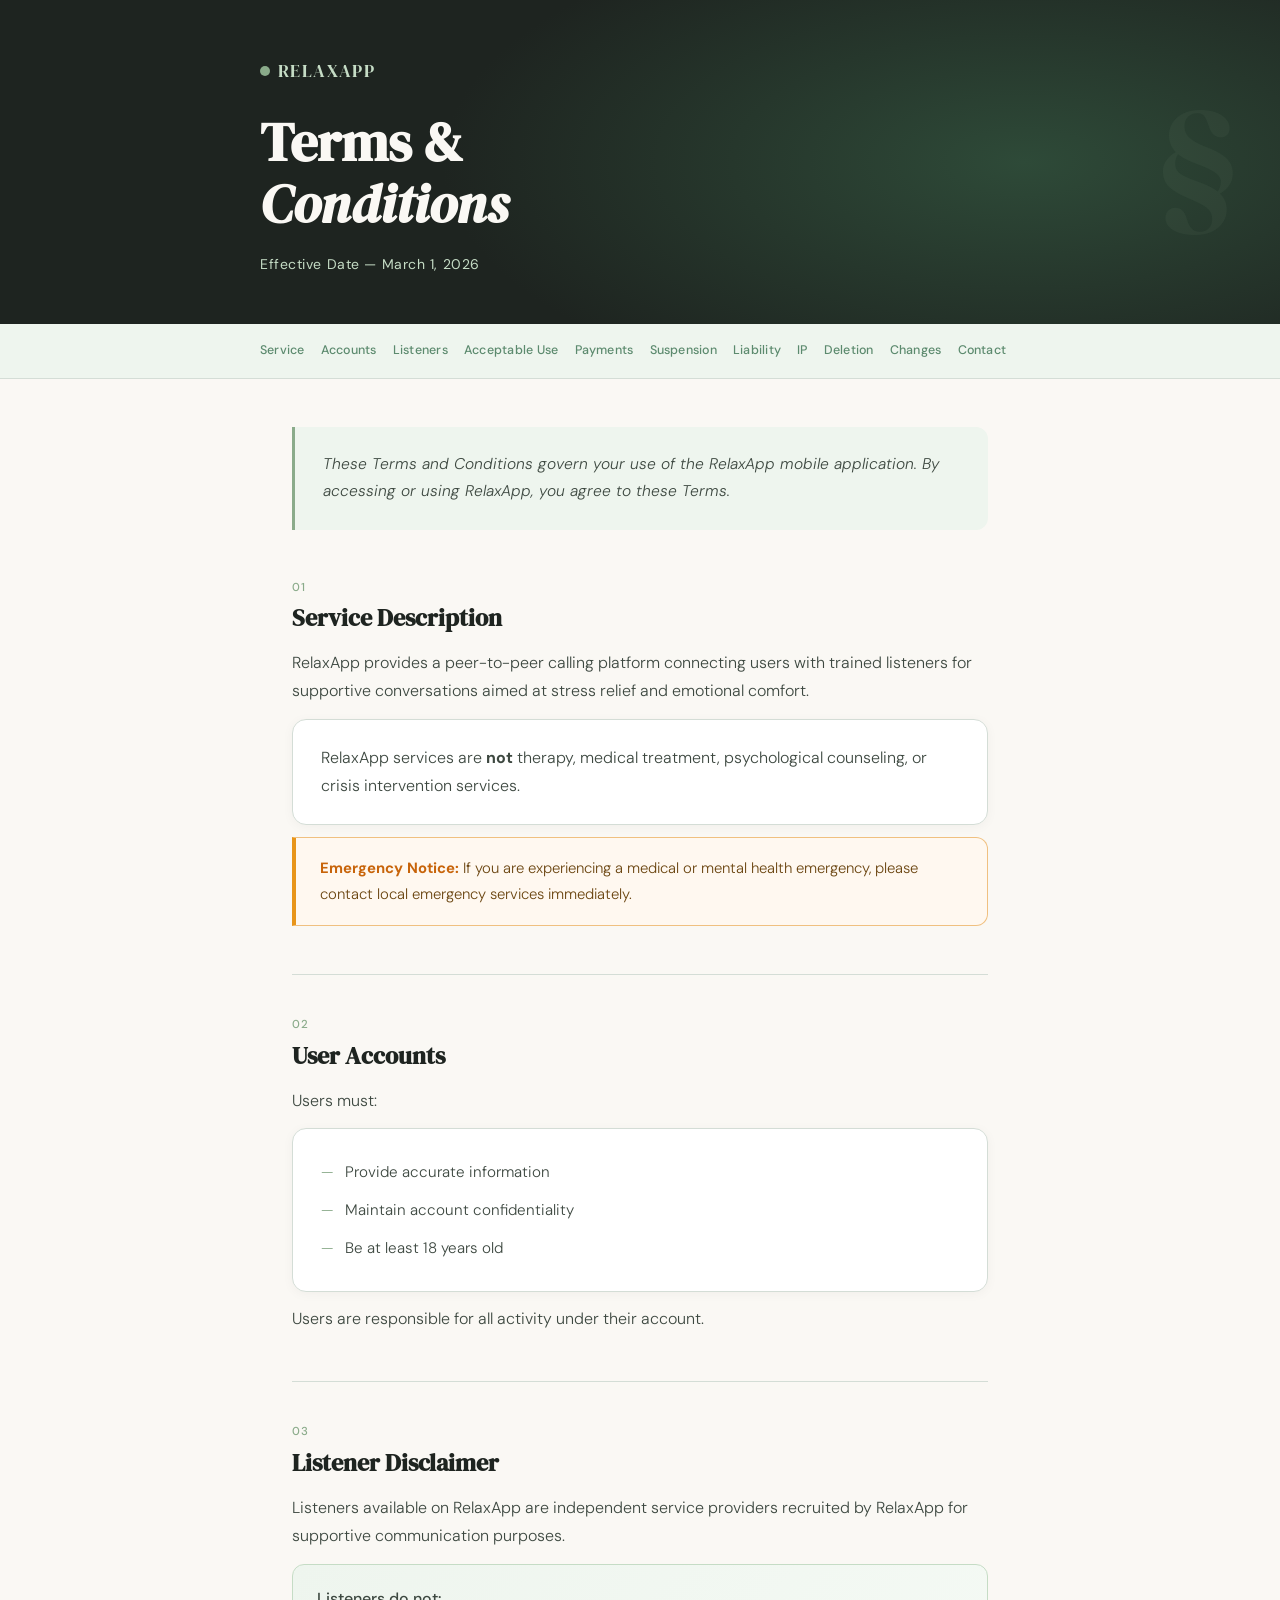
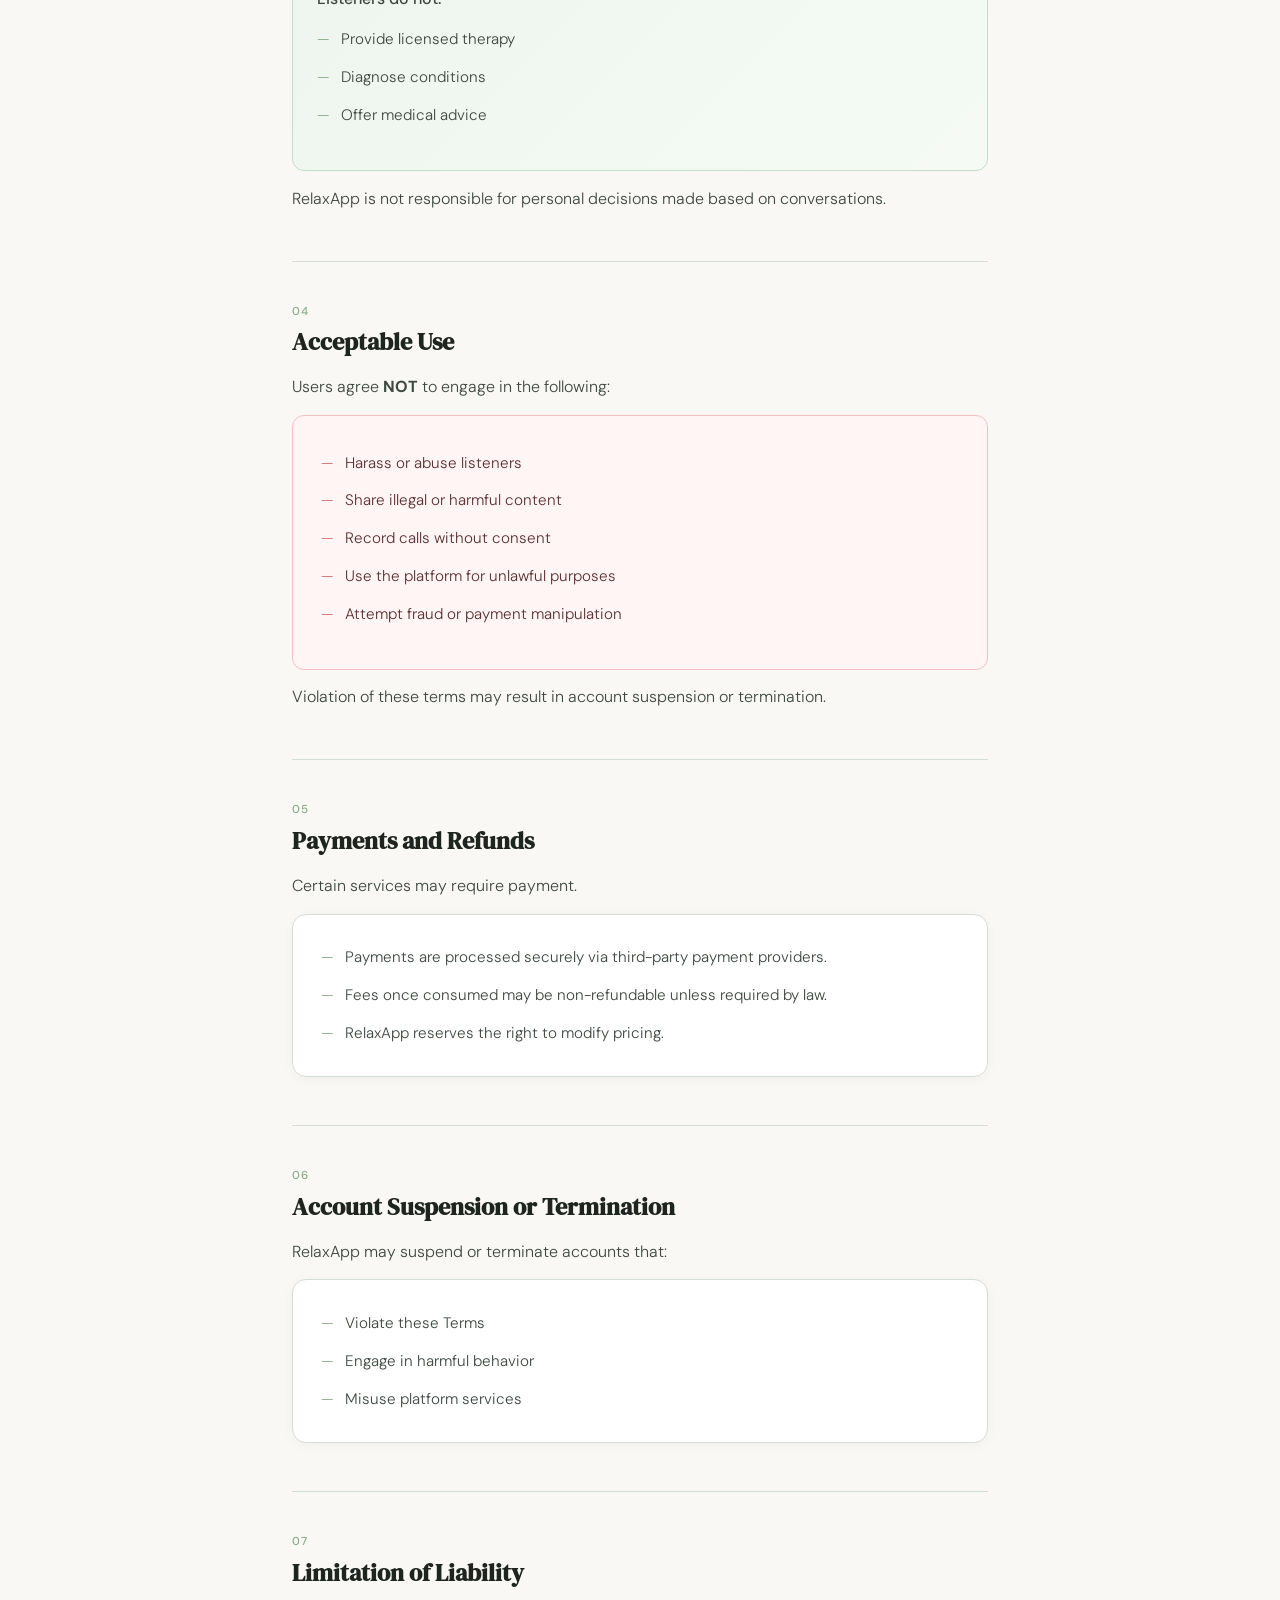
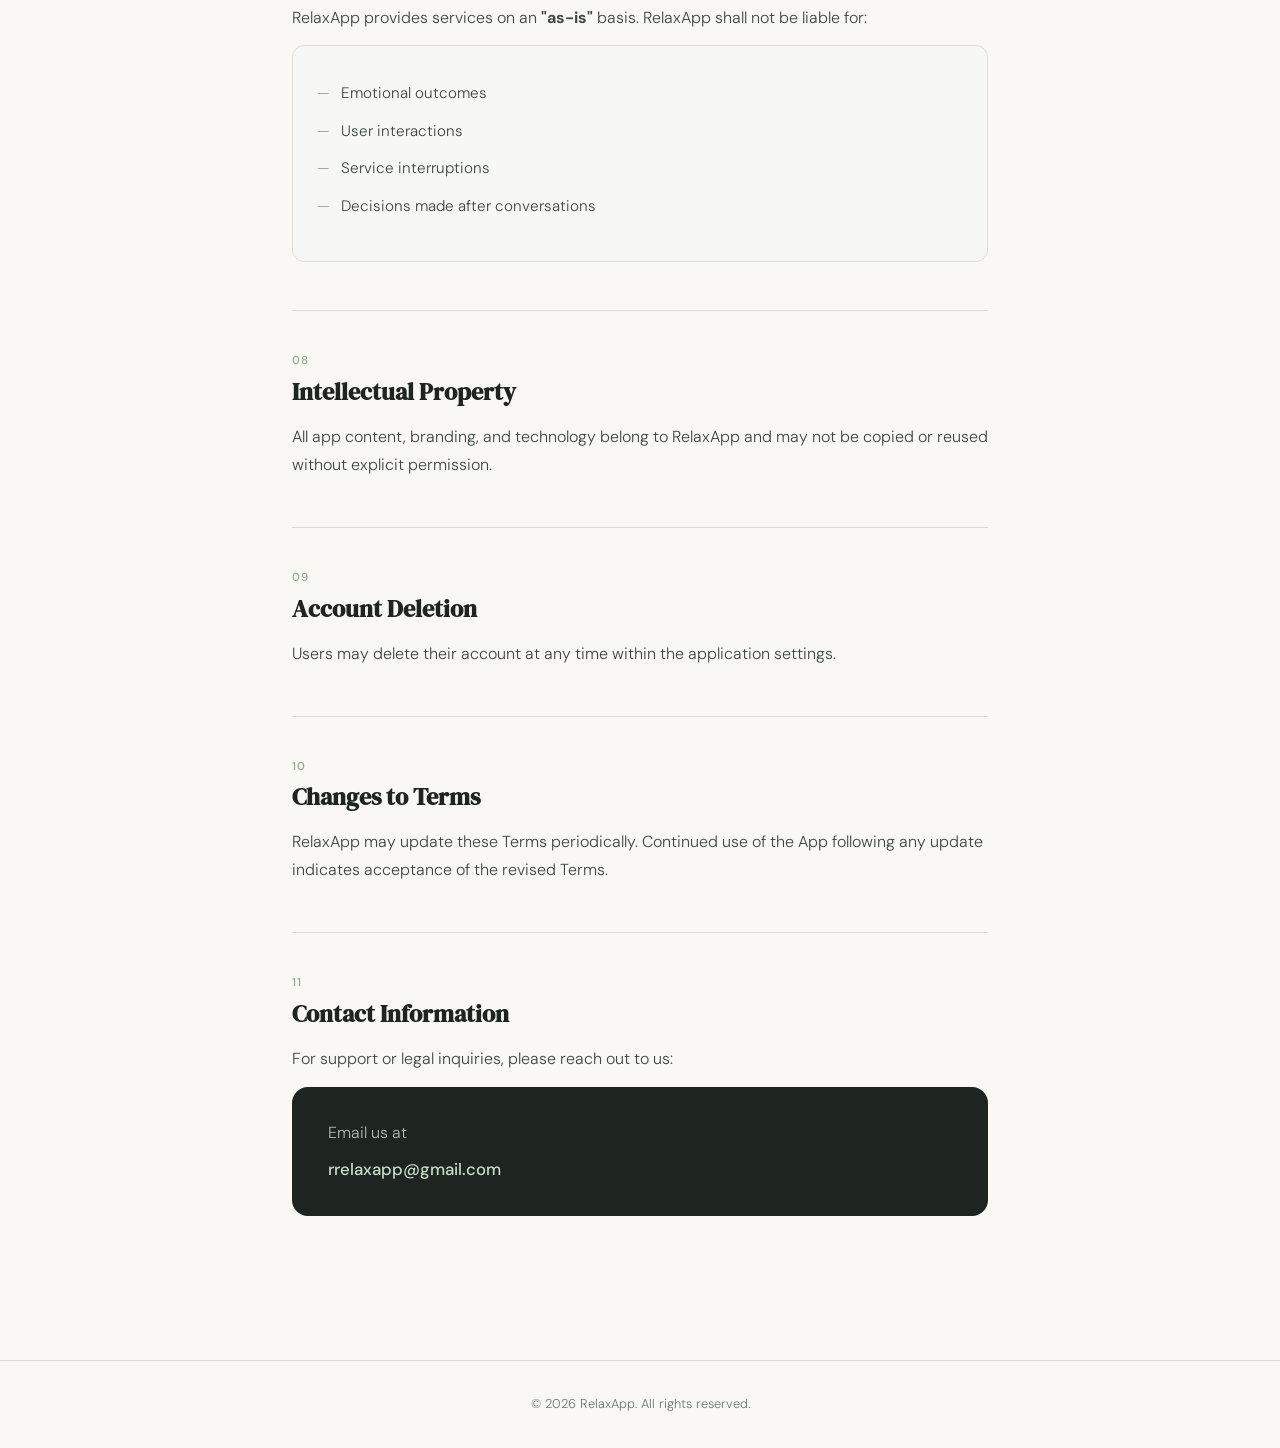
<file: terms-condition1.html>
<!DOCTYPE html>
<html lang="en">
<head>
  <meta charset="UTF-8" />
  <meta name="viewport" content="width=device-width, initial-scale=1.0"/>
  <title>Terms &amp; Conditions — RelaxApp</title>
  <link href="https://fonts.googleapis.com/css2?family=DM+Serif+Display:ital@0;1&family=DM+Sans:ital,opsz,wght@0,9..40,300;0,9..40,400;0,9..40,500;1,9..40,300&display=swap" rel="stylesheet"/>
  <style>
    *, *::before, *::after { box-sizing: border-box; margin: 0; padding: 0; }

    :root {
      --sage: #8aab8a;
      --sage-light: #c5dcc5;
      --sage-pale: #eef5ee;
      --cream: #faf8f4;
      --ink: #1e2420;
      --ink-mid: #3d4840;
      --ink-soft: #6b7a6e;
      --stone: #d4ddd6;
      --accent: #5c8a6e;
    }

    html { scroll-behavior: smooth; }

    body {
      font-family: 'DM Sans', sans-serif;
      background: var(--cream);
      color: var(--ink);
      font-size: 16px;
      line-height: 1.75;
      font-weight: 300;
    }

    /* ── Header ── */
    header {
      background: var(--ink);
      color: var(--cream);
      padding: 3.5rem 2rem 3rem;
      position: relative;
      overflow: hidden;
    }

    header::before {
      content: '';
      position: absolute;
      inset: 0;
      background: radial-gradient(ellipse 70% 120% at 80% 50%, #2e4a38 0%, transparent 65%);
      pointer-events: none;
    }

    header::after {
      content: '§';
      position: absolute;
      right: 2.5rem;
      top: 50%;
      transform: translateY(-50%);
      font-size: 10rem;
      font-family: 'DM Serif Display', serif;
      color: rgba(138,171,138,0.07);
      pointer-events: none;
    }

    .header-inner {
      max-width: 760px;
      margin: 0 auto;
      position: relative;
    }

    .brand {
      display: inline-flex;
      align-items: center;
      gap: 0.5rem;
      margin-bottom: 1.5rem;
    }

    .brand-dot {
      width: 10px;
      height: 10px;
      border-radius: 50%;
      background: var(--sage);
    }

    .brand-name {
      font-family: 'DM Serif Display', serif;
      font-size: 1.1rem;
      letter-spacing: 0.08em;
      color: var(--sage-light);
      text-transform: uppercase;
    }

    h1 {
      font-family: 'DM Serif Display', serif;
      font-size: clamp(2.2rem, 5vw, 3.4rem);
      line-height: 1.15;
      color: var(--cream);
      margin-bottom: 1rem;
    }

    .effective-date {
      font-size: 0.875rem;
      color: var(--sage-light);
      letter-spacing: 0.04em;
      font-weight: 400;
    }

    /* ── TOC ── */
    .toc-bar {
      background: var(--sage-pale);
      border-bottom: 1px solid var(--stone);
      padding: 1rem 2rem;
      position: sticky;
      top: 0;
      z-index: 100;
      backdrop-filter: blur(8px);
    }

    .toc-inner {
      max-width: 760px;
      margin: 0 auto;
      display: flex;
      flex-wrap: wrap;
      gap: 0.35rem 1rem;
    }

    .toc-inner a {
      font-size: 0.78rem;
      color: var(--accent);
      text-decoration: none;
      font-weight: 500;
      letter-spacing: 0.02em;
      transition: color 0.2s;
    }

    .toc-inner a:hover { color: var(--ink); }

    /* ── Main ── */
    main {
      max-width: 760px;
      margin: 0 auto;
      padding: 3rem 2rem 6rem;
    }

    .intro {
      background: var(--sage-pale);
      border-left: 3px solid var(--sage);
      border-radius: 0 12px 12px 0;
      padding: 1.5rem 1.75rem;
      margin-bottom: 3rem;
      font-size: 0.97rem;
      color: var(--ink-mid);
      font-style: italic;
    }

    section {
      margin-bottom: 3rem;
      animation: fadeUp 0.5s ease both;
    }

    @keyframes fadeUp {
      from { opacity: 0; transform: translateY(16px); }
      to   { opacity: 1; transform: translateY(0); }
    }

    section:nth-child(1)  { animation-delay: 0.05s; }
    section:nth-child(2)  { animation-delay: 0.10s; }
    section:nth-child(3)  { animation-delay: 0.15s; }
    section:nth-child(4)  { animation-delay: 0.20s; }
    section:nth-child(5)  { animation-delay: 0.25s; }
    section:nth-child(6)  { animation-delay: 0.30s; }
    section:nth-child(7)  { animation-delay: 0.35s; }
    section:nth-child(8)  { animation-delay: 0.40s; }
    section:nth-child(9)  { animation-delay: 0.45s; }
    section:nth-child(10) { animation-delay: 0.50s; }
    section:nth-child(11) { animation-delay: 0.55s; }

    .section-number {
      font-size: 0.72rem;
      font-weight: 500;
      letter-spacing: 0.1em;
      text-transform: uppercase;
      color: var(--sage);
      margin-bottom: 0.35rem;
    }

    h2 {
      font-family: 'DM Serif Display', serif;
      font-size: 1.5rem;
      color: var(--ink);
      margin-bottom: 1rem;
      line-height: 1.25;
    }

    p {
      color: var(--ink-mid);
      margin-bottom: 0.85rem;
    }

    p:last-child { margin-bottom: 0; }

    h3 {
      font-size: 0.85rem;
      font-weight: 500;
      letter-spacing: 0.05em;
      color: var(--ink);
      margin: 1.25rem 0 0.5rem;
      text-transform: uppercase;
    }

    ul {
      list-style: none;
      padding: 0;
      margin: 0.5rem 0 1rem;
    }

    ul li {
      padding: 0.35rem 0 0.35rem 1.5rem;
      position: relative;
      color: var(--ink-mid);
      font-size: 0.95rem;
    }

    ul li::before {
      content: '—';
      position: absolute;
      left: 0;
      color: var(--sage);
    }

    .card {
      background: #fff;
      border: 1px solid var(--stone);
      border-radius: 14px;
      padding: 1.5rem 1.75rem;
      margin-top: 0.75rem;
      box-shadow: 0 2px 12px rgba(30,36,32,0.04);
    }

    .card ul { margin: 0; }

    .highlight {
      background: linear-gradient(135deg, #eef5ee 0%, #f5faf5 100%);
      border: 1px solid var(--sage-light);
      border-radius: 12px;
      padding: 1.25rem 1.5rem;
      margin-top: 0.75rem;
    }

    /* Emergency / warning */
    .warning {
      background: #fff8f0;
      border: 1px solid #f0c080;
      border-left: 4px solid #e8951a;
      border-radius: 0 12px 12px 0;
      padding: 1.1rem 1.5rem;
      margin-top: 0.75rem;
      font-size: 0.93rem;
      color: #6b4510;
    }

    .warning strong { color: #c8640a; }

    /* Prohibited – red tint */
    .prohibited {
      background: #fff5f5;
      border: 1px solid #f0c0c0;
      border-radius: 12px;
      padding: 1.25rem 1.75rem;
      margin-top: 0.75rem;
    }

    .prohibited ul li::before { color: #d07070; }
    .prohibited ul li { color: #5a3030; }

    /* Liability – neutral */
    .neutral {
      background: #f7f7f5;
      border: 1px solid #ddd;
      border-radius: 12px;
      padding: 1.25rem 1.5rem;
      margin-top: 0.75rem;
    }

    hr {
      border: none;
      border-top: 1px solid var(--stone);
      margin: 2.5rem 0;
    }

    .contact-card {
      background: var(--ink);
      color: var(--cream);
      border-radius: 16px;
      padding: 2rem 2.25rem;
      margin-top: 0.75rem;
    }

    .contact-card p { color: rgba(250,248,244,0.7); margin-bottom: 0.5rem; }

    .contact-card a {
      color: var(--sage-light);
      font-weight: 500;
      text-decoration: none;
      font-size: 1.05rem;
      transition: color 0.2s;
    }

    .contact-card a:hover { color: #fff; }

    footer {
      text-align: center;
      padding: 2rem;
      font-size: 0.8rem;
      color: var(--ink-soft);
      border-top: 1px solid var(--stone);
    }

    @media (max-width: 600px) {
      header { padding: 2.5rem 1.25rem 2rem; }
      main { padding: 2rem 1.25rem 4rem; }
      .toc-bar { display: none; }
    }
  </style>
</head>
<body>

<!-- ── Header ── -->
<header>
  <div class="header-inner">
    <div class="brand">
      <span class="brand-dot"></span>
      <span class="brand-name">RelaxApp</span>
    </div>
    <h1>Terms &amp;<br><em>Conditions</em></h1>
    <p class="effective-date">Effective Date — March 1, 2026</p>
  </div>
</header>

<!-- ── Sticky TOC ── -->
<nav class="toc-bar" aria-label="Table of contents">
  <div class="toc-inner">
    <a href="#s1">Service</a>
    <a href="#s2">Accounts</a>
    <a href="#s3">Listeners</a>
    <a href="#s4">Acceptable Use</a>
    <a href="#s5">Payments</a>
    <a href="#s6">Suspension</a>
    <a href="#s7">Liability</a>
    <a href="#s8">IP</a>
    <a href="#s9">Deletion</a>
    <a href="#s10">Changes</a>
    <a href="#s11">Contact</a>
  </div>
</nav>

<!-- ── Content ── -->
<main>

  <p class="intro">
    These Terms and Conditions govern your use of the RelaxApp mobile application. By accessing or using RelaxApp, you agree to these Terms.
  </p>

  <!-- 1 -->
  <section id="s1">
    <p class="section-number">01</p>
    <h2>Service Description</h2>
    <p>RelaxApp provides a peer-to-peer calling platform connecting users with trained listeners for supportive conversations aimed at stress relief and emotional comfort.</p>
    <div class="card">
      <p>RelaxApp services are <strong>not</strong> therapy, medical treatment, psychological counseling, or crisis intervention services.</p>
    </div>
    <div class="warning">
      <strong>Emergency Notice:</strong> If you are experiencing a medical or mental health emergency, please contact local emergency services immediately.
    </div>
  </section>

  <hr/>

  <!-- 2 -->
  <section id="s2">
    <p class="section-number">02</p>
    <h2>User Accounts</h2>
    <p>Users must:</p>
    <div class="card">
      <ul>
        <li>Provide accurate information</li>
        <li>Maintain account confidentiality</li>
        <li>Be at least 18 years old</li>
      </ul>
    </div>
    <p style="margin-top:0.85rem;">Users are responsible for all activity under their account.</p>
  </section>

  <hr/>

  <!-- 3 -->
  <section id="s3">
    <p class="section-number">03</p>
    <h2>Listener Disclaimer</h2>
    <p>Listeners available on RelaxApp are independent service providers recruited by RelaxApp for supportive communication purposes.</p>
    <div class="highlight">
      <p style="font-weight:500; margin-bottom:0.5rem;">Listeners do not:</p>
      <ul>
        <li>Provide licensed therapy</li>
        <li>Diagnose conditions</li>
        <li>Offer medical advice</li>
      </ul>
    </div>
    <p style="margin-top:0.85rem;">RelaxApp is not responsible for personal decisions made based on conversations.</p>
  </section>

  <hr/>

  <!-- 4 -->
  <section id="s4">
    <p class="section-number">04</p>
    <h2>Acceptable Use</h2>
    <p>Users agree <strong>NOT</strong> to engage in the following:</p>
    <div class="prohibited">
      <ul>
        <li>Harass or abuse listeners</li>
        <li>Share illegal or harmful content</li>
        <li>Record calls without consent</li>
        <li>Use the platform for unlawful purposes</li>
        <li>Attempt fraud or payment manipulation</li>
      </ul>
    </div>
    <p style="margin-top:0.85rem;">Violation of these terms may result in account suspension or termination.</p>
  </section>

  <hr/>

  <!-- 5 -->
  <section id="s5">
    <p class="section-number">05</p>
    <h2>Payments and Refunds</h2>
    <p>Certain services may require payment.</p>
    <div class="card">
      <ul>
        <li>Payments are processed securely via third-party payment providers.</li>
        <li>Fees once consumed may be non-refundable unless required by law.</li>
        <li>RelaxApp reserves the right to modify pricing.</li>
      </ul>
    </div>
  </section>

  <hr/>

  <!-- 6 -->
  <section id="s6">
    <p class="section-number">06</p>
    <h2>Account Suspension or Termination</h2>
    <p>RelaxApp may suspend or terminate accounts that:</p>
    <div class="card">
      <ul>
        <li>Violate these Terms</li>
        <li>Engage in harmful behavior</li>
        <li>Misuse platform services</li>
      </ul>
    </div>
  </section>

  <hr/>

  <!-- 7 -->
  <section id="s7">
    <p class="section-number">07</p>
    <h2>Limitation of Liability</h2>
    <p>RelaxApp provides services on an <strong>"as-is"</strong> basis. RelaxApp shall not be liable for:</p>
    <div class="neutral">
      <ul>
        <li>Emotional outcomes</li>
        <li>User interactions</li>
        <li>Service interruptions</li>
        <li>Decisions made after conversations</li>
      </ul>
    </div>
  </section>

  <hr/>

  <!-- 8 -->
  <section id="s8">
    <p class="section-number">08</p>
    <h2>Intellectual Property</h2>
    <p>All app content, branding, and technology belong to RelaxApp and may not be copied or reused without explicit permission.</p>
  </section>

  <hr/>

  <!-- 9 -->
  <section id="s9">
    <p class="section-number">09</p>
    <h2>Account Deletion</h2>
    <p>Users may delete their account at any time within the application settings.</p>
  </section>

  <hr/>

  <!-- 10 -->
  <section id="s10">
    <p class="section-number">10</p>
    <h2>Changes to Terms</h2>
    <p>RelaxApp may update these Terms periodically. Continued use of the App following any update indicates acceptance of the revised Terms.</p>
  </section>

  <hr/>

  <!-- 11 -->
  <section id="s11">
    <p class="section-number">11</p>
    <h2>Contact Information</h2>
    <p>For support or legal inquiries, please reach out to us:</p>
    <div class="contact-card">
      <p>Email us at</p>
      <a href="mailto:rrelaxapp@gmail.com">rrelaxapp@gmail.com</a>
    </div>
  </section>

</main>

<footer>
  &copy; 2026 RelaxApp. All rights reserved.
</footer>

</body>
</html>
</file>
<file: styles.css>
/* 
  RelaxApp Landing Page Style System
  Aesthetic: Premium, immersive dark mode with electric pink/indigo neon accents, smooth micro-animations, and glassmorphism.
*/

@import url('https://fonts.googleapis.com/css2?family=Inter:wght@300;400;500;600;700&family=Outfit:wght@400;500;600;700;800&display=swap');

:root {
  /* Color Palette */
  --bg-darker: #07050e;
  --bg-dark: #0d0a1b;
  --bg-card: rgba(20, 16, 38, 0.65);
  --primary: #ff0f7b; /* Neon Pink */
  --secondary: #f53803; /* Bright Coral */
  --accent: #8a2be2; /* Electric Purple */
  --neon-blue: #00f0ff; /* Bright Cyan */
  --text-primary: #ffffff;
  --text-secondary: #a9a6c2;
  --text-muted: #676388;
  --success: #00ff87; /* Neon Green */
  
  /* Fonts */
  --font-headings: 'Outfit', sans-serif;
  --font-body: 'Inter', sans-serif;

  /* Transitions */
  --transition-fast: 0.2s ease;
  --transition-normal: 0.3s cubic-bezier(0.4, 0, 0.2, 1);
  --transition-slow: 0.6s cubic-bezier(0.4, 0, 0.2, 1);
}

* {
  box-sizing: border-box;
  margin: 0;
  padding: 0;
  scroll-behavior: smooth;
}

html, body {
  overflow-x: hidden;
  max-width: 100%;
}

body {
  font-family: var(--font-body);
  background-color: var(--bg-darker);
  color: var(--text-primary);
  line-height: 1.6;
}

/* Background Gradients & Glows */
.gradient-blob {
  position: absolute;
  width: 500px;
  height: 500px;
  border-radius: 50%;
  filter: blur(150px);
  z-index: 0;
  opacity: 0.15;
  pointer-events: none;
  mix-blend-mode: screen;
}

.blob-pink {
  background: var(--primary);
  top: -100px;
  right: -100px;
}

.blob-purple {
  background: var(--accent);
  bottom: 20%;
  left: -200px;
}

.blob-cyan {
  background: var(--neon-blue);
  top: 50%;
  right: -100px;
}

/* Typography Utility */
h1, h2, h3, h4, h5, h6 {
  font-family: var(--font-headings);
  font-weight: 700;
  letter-spacing: -0.02em;
  line-height: 1.2;
}

/* Container */
.container {
  max-width: 1200px;
  margin: 0 auto;
  padding: 0 24px;
  position: relative;
  z-index: 1;
}

/* Header & Nav */
header {
  position: fixed;
  top: 0;
  left: 0;
  width: 100%;
  z-index: 1000;
  background: rgba(7, 5, 14, 0.8);
  backdrop-filter: blur(16px);
  border-bottom: 1px solid rgba(255, 255, 255, 0.05);
  transition: var(--transition-normal);
}

header.scrolled {
  padding: 12px 0;
  background: rgba(7, 5, 14, 0.95);
  border-bottom: 1px solid rgba(255, 15, 123, 0.15);
  box-shadow: 0 10px 30px rgba(0, 0, 0, 0.5);
}

.nav-wrapper {
  display: flex;
  justify-content: space-between;
  align-items: center;
  height: 80px;
  transition: var(--transition-normal);
}

header.scrolled .nav-wrapper {
  height: 64px;
}

.logo {
  display: flex;
  align-items: center;
  text-decoration: none;
}

.logo img {
  height: 48px;
  width: auto;
  transition: var(--transition-normal);
}

header.scrolled .logo img {
  height: 38px;
}

.nav-menu {
  display: flex;
  align-items: center;
  gap: 32px;
  list-style: none;
}

.nav-link {
  color: var(--text-secondary);
  text-decoration: none;
  font-weight: 500;
  font-size: 15px;
  transition: var(--transition-fast);
  position: relative;
  padding: 8px 0;
}

.nav-link::after {
  content: '';
  position: absolute;
  bottom: 0;
  left: 0;
  width: 0;
  height: 2px;
  background: linear-gradient(90deg, var(--primary), var(--accent));
  transition: var(--transition-normal);
  border-radius: 2px;
}

.nav-link:hover {
  color: var(--text-primary);
}

.nav-link:hover::after {
  width: 100%;
}

.nav-btn {
  display: inline-flex;
  align-items: center;
  gap: 8px;
  background: linear-gradient(135deg, var(--primary), var(--secondary));
  color: var(--text-primary);
  text-decoration: none;
  padding: 12px 24px;
  border-radius: 50px;
  font-weight: 600;
  font-size: 14px;
  box-shadow: 0 0 20px rgba(255, 15, 123, 0.4);
  transition: var(--transition-normal);
  border: 1px solid rgba(255, 255, 255, 0.1);
}

.nav-btn:hover {
  transform: translateY(-2px);
  box-shadow: 0 0 30px rgba(255, 15, 123, 0.7);
}

/* Hamburger Menu */
.hamburger {
  display: none;
  cursor: pointer;
  background: none;
  border: none;
  color: var(--text-primary);
  font-size: 24px;
  z-index: 1001;
}

/* Buttons */
.btn {
  display: inline-flex;
  align-items: center;
  justify-content: center;
  gap: 12px;
  padding: 16px 36px;
  border-radius: 50px;
  font-weight: 700;
  font-size: 16px;
  text-decoration: none;
  transition: var(--transition-normal);
  cursor: pointer;
  border: none;
  font-family: var(--font-headings);
}

.btn-primary {
  background: linear-gradient(135deg, var(--primary), var(--secondary));
  color: var(--text-primary);
  box-shadow: 0 8px 24px rgba(255, 15, 123, 0.4);
  border: 1px solid rgba(255, 255, 255, 0.1);
}

.btn-primary:hover {
  transform: translateY(-3px);
  box-shadow: 0 12px 35px rgba(255, 15, 123, 0.7);
}

.btn-secondary {
  background: rgba(255, 255, 255, 0.05);
  color: var(--text-primary);
  border: 1px solid rgba(255, 255, 255, 0.1);
  backdrop-filter: blur(10px);
}

.btn-secondary:hover {
  transform: translateY(-3px);
  background: rgba(255, 255, 255, 0.1);
  border-color: rgba(255, 255, 255, 0.2);
}

/* Playstore Button style specifically */
.playstore-badge-btn {
  display: inline-flex;
  align-items: center;
  gap: 12px;
  background: #000000;
  color: #ffffff;
  padding: 12px 28px;
  border-radius: 12px;
  text-decoration: none;
  border: 1px solid rgba(255, 255, 255, 0.15);
  transition: var(--transition-normal);
}

.playstore-badge-btn:hover {
  transform: translateY(-3px);
  border-color: var(--primary);
  box-shadow: 0 0 20px rgba(255, 15, 123, 0.3);
}

.playstore-badge-btn i {
  font-size: 32px;
  color: var(--neon-blue);
}

.badge-text {
  display: flex;
  flex-direction: column;
  align-items: flex-start;
  line-height: 1.2;
}

.badge-text span:first-child {
  font-size: 10px;
  text-transform: uppercase;
  color: var(--text-secondary);
}

.badge-text span:last-child {
  font-size: 18px;
  font-weight: 700;
  font-family: var(--font-headings);
}

/* Section Common Styling */
section {
  padding: 100px 0;
  position: relative;
  z-index: 2;
}

.section-header {
  text-align: center;
  max-width: 700px;
  margin: 0 auto 60px auto;
}

.section-subtitle {
  color: var(--primary);
  text-transform: uppercase;
  font-weight: 800;
  font-size: 14px;
  letter-spacing: 0.1em;
  margin-bottom: 12px;
  display: inline-block;
}

.section-title {
  font-size: 40px;
  margin-bottom: 16px;
}

.section-description {
  color: var(--text-secondary);
  font-size: 16px;
}

/* HERO SECTION */
.hero {
  padding-top: 180px;
  padding-bottom: 120px;
  min-height: 100vh;
  display: flex;
  align-items: center;
}

.hero-grid {
  display: grid;
  grid-template-columns: 1.2fr 0.8fr;
  gap: 60px;
  align-items: center;
}

.hero-content {
  position: relative;
  z-index: 5;
}

.hero-tag {
  display: inline-flex;
  align-items: center;
  gap: 8px;
  background: rgba(255, 15, 123, 0.1);
  border: 1px solid rgba(255, 15, 123, 0.25);
  color: var(--primary);
  padding: 8px 16px;
  border-radius: 50px;
  font-size: 14px;
  font-weight: 600;
  margin-bottom: 24px;
}

.hero-tag i {
  animation: pulse-glow 2s infinite;
}

.hero-title {
  font-size: 64px;
  font-weight: 800;
  margin-bottom: 24px;
  line-height: 1.1;
  background: linear-gradient(135deg, #ffffff 40%, var(--text-secondary) 100%);
  -webkit-background-clip: text;
  -webkit-text-fill-color: transparent;
}

.hero-title span {
  background: linear-gradient(135deg, var(--primary), var(--accent));
  -webkit-background-clip: text;
  -webkit-text-fill-color: transparent;
}

.hero-description {
  font-size: 18px;
  color: var(--text-secondary);
  margin-bottom: 40px;
  max-width: 540px;
}

.hero-buttons {
  display: flex;
  flex-wrap: wrap;
  gap: 20px;
  margin-bottom: 48px;
}

.hero-stats {
  display: flex;
  gap: 40px;
  border-top: 1px solid rgba(255, 255, 255, 0.08);
  padding-top: 32px;
}

.stat-item {
  display: flex;
  flex-direction: column;
}

.stat-value {
  font-size: 32px;
  font-weight: 800;
  font-family: var(--font-headings);
  color: var(--text-primary);
  background: linear-gradient(135deg, #ffffff, var(--neon-blue));
  -webkit-background-clip: text;
  -webkit-text-fill-color: transparent;
}

.stat-label {
  font-size: 13px;
  color: var(--text-muted);
  text-transform: uppercase;
  margin-top: 4px;
  letter-spacing: 0.05em;
}

/* HERO VISUAL (Phone Mockup) */
.hero-visual {
  position: relative;
  display: flex;
  justify-content: center;
  align-items: center;
}

.phone-container {
  width: 320px;
  height: 640px;
  background: #000;
  border-radius: 44px;
  padding: 12px;
  box-shadow: 0 25px 50px -12px rgba(0, 0, 0, 0.9), 
              0 0 40px rgba(138, 43, 226, 0.25);
  border: 4px solid rgba(255, 255, 255, 0.15);
  position: relative;
  z-index: 2;
  overflow: hidden;
  transform: rotate(-3deg);
  transition: var(--transition-normal);
}

.phone-container:hover {
  transform: rotate(0deg) scale(1.02);
  box-shadow: 0 35px 60px -12px rgba(0, 0, 0, 0.95), 
              0 0 50px rgba(255, 15, 123, 0.35);
}

.phone-screen {
  width: 100%;
  height: 100%;
  background: var(--bg-dark);
  border-radius: 34px;
  overflow: hidden;
  position: relative;
}

.phone-screen img {
  width: 100%;
  height: 100%;
  object-fit: cover;
}

/* Floating widgets around mockup */
.floating-widget {
  position: absolute;
  z-index: 3;
  background: rgba(13, 10, 27, 0.75);
  backdrop-filter: blur(12px);
  border: 1px solid rgba(255, 255, 255, 0.1);
  border-radius: 16px;
  padding: 12px 18px;
  display: flex;
  align-items: center;
  gap: 12px;
  box-shadow: 0 10px 25px rgba(0, 0, 0, 0.5);
  animation: float 6s ease-in-out infinite;
}

.widget-1 {
  top: 15%;
  left: -40px;
  animation-delay: 0s;
}

.widget-2 {
  bottom: 20%;
  right: -40px;
  animation-delay: 2s;
}

.widget-icon {
  width: 40px;
  height: 40px;
  border-radius: 50%;
  display: flex;
  align-items: center;
  justify-content: center;
  background: rgba(255, 15, 123, 0.15);
  color: var(--primary);
  font-size: 18px;
}

.widget-2 .widget-icon {
  background: rgba(0, 240, 255, 0.15);
  color: var(--neon-blue);
}

.widget-details h4 {
  font-size: 14px;
  font-weight: 600;
}

.widget-details p {
  font-size: 11px;
  color: var(--text-secondary);
}

.pulse-green {
  width: 8px;
  height: 8px;
  background: var(--success);
  border-radius: 50%;
  display: inline-block;
  box-shadow: 0 0 10px var(--success);
  animation: pulse-glow-green 2s infinite;
}

/* LIVE CALL SIMULATOR */
.simulator-section {
  background: radial-gradient(circle at center, rgba(20, 16, 38, 0.8) 0%, var(--bg-darker) 100%);
  position: relative;
}

.simulator-grid {
  display: grid;
  grid-template-columns: 1fr 1fr;
  gap: 80px;
  align-items: center;
}

.simulator-box {
  background: var(--bg-card);
  border: 1px solid rgba(255, 255, 255, 0.05);
  border-radius: 32px;
  padding: 40px;
  box-shadow: 0 20px 40px rgba(0, 0, 0, 0.4);
  backdrop-filter: blur(20px);
}

.sim-phone-wrapper {
  display: flex;
  justify-content: center;
}

.sim-phone {
  width: 330px;
  height: 660px;
  background: #000;
  border-radius: 40px;
  padding: 10px;
  border: 4px solid #1c1a27;
  position: relative;
  box-shadow: 0 30px 60px rgba(0, 0, 0, 0.8);
  overflow: hidden;
}

.sim-screen {
  width: 100%;
  height: 100%;
  border-radius: 32px;
  position: relative;
  overflow: hidden;
  background: var(--bg-dark);
}

/* Screen state styles */
.sim-state {
  position: absolute;
  top: 0;
  left: 0;
  width: 100%;
  height: 100%;
  display: flex;
  flex-direction: column;
  justify-content: space-between;
  padding: 30px 20px;
  transition: opacity 0.5s ease;
  z-index: 10;
}

.sim-state.hidden {
  opacity: 0;
  pointer-events: none;
  z-index: 1;
}

/* Ringing State */
.sim-ringing {
  align-items: center;
  justify-content: center;
  background: radial-gradient(circle, #2d1847 0%, #0d0a1b 100%);
  gap: 40px;
}

.caller-avatar {
  position: relative;
  margin-bottom: 20px;
}

.caller-img {
  width: 130px;
  height: 130px;
  border-radius: 50%;
  object-fit: cover;
  border: 4px solid var(--primary);
  box-shadow: 0 0 30px rgba(255, 15, 123, 0.5);
  position: relative;
  z-index: 2;
}

.ring-wave {
  position: absolute;
  top: -4px;
  left: -4px;
  width: 138px;
  height: 138px;
  border-radius: 50%;
  border: 2px solid var(--primary);
  animation: ring-ripple 2s infinite;
  opacity: 0;
  z-index: 1;
}

.ring-wave:nth-child(2) {
  animation-delay: 0.6s;
}

.ring-wave:nth-child(3) {
  animation-delay: 1.2s;
}

.caller-info {
  text-align: center;
}

.caller-name {
  font-size: 26px;
  font-weight: 700;
  color: var(--text-primary);
  margin-bottom: 8px;
}

.caller-status {
  color: var(--neon-blue);
  font-weight: 600;
  font-size: 14px;
  text-transform: uppercase;
  letter-spacing: 0.1em;
}

.action-buttons {
  display: flex;
  justify-content: center;
  gap: 40px;
  margin-top: 40px;
  width: 100%;
}

.action-btn {
  width: 64px;
  height: 64px;
  border-radius: 50%;
  display: flex;
  align-items: center;
  justify-content: center;
  border: none;
  cursor: pointer;
  font-size: 24px;
  color: #fff;
  transition: var(--transition-normal);
}

.decline-btn {
  background: #ff3b30;
  box-shadow: 0 5px 15px rgba(255, 59, 48, 0.4);
}

.decline-btn:hover {
  transform: scale(1.1);
  box-shadow: 0 8px 25px rgba(255, 59, 48, 0.7);
}

.accept-btn {
  background: var(--success);
  box-shadow: 0 5px 15px rgba(0, 255, 135, 0.4);
  animation: accept-pulse 1.5s infinite;
}

.accept-btn:hover {
  transform: scale(1.1);
  box-shadow: 0 8px 25px rgba(0, 255, 135, 0.7);
}

/* Connecting State */
.sim-connecting {
  align-items: center;
  justify-content: center;
  background: #0d0a1b;
}

.spinner {
  width: 60px;
  height: 60px;
  border: 4px solid rgba(255, 255, 255, 0.05);
  border-left-color: var(--primary);
  border-radius: 50%;
  animation: spin 1s linear infinite;
  margin-bottom: 24px;
}

.connecting-text {
  font-size: 18px;
  font-weight: 600;
  color: var(--text-secondary);
}

/* Active Video Call State */
.sim-active {
  padding: 20px 0 0 0;
  display: flex;
  flex-direction: column;
  justify-content: space-between;
}

.active-video {
  position: absolute;
  top: 0;
  left: 0;
  width: 100%;
  height: 100%;
  object-fit: cover;
  z-index: 1;
}

.active-overlay {
  position: relative;
  z-index: 2;
  height: 100%;
  display: flex;
  flex-direction: column;
  justify-content: space-between;
  padding: 20px;
}

.call-header {
  display: flex;
  justify-content: space-between;
  align-items: center;
  background: rgba(0, 0, 0, 0.4);
  padding: 10px 16px;
  border-radius: 30px;
  backdrop-filter: blur(8px);
}

.call-timer {
  font-family: monospace;
  font-size: 16px;
  font-weight: bold;
}

.call-header-name {
  font-size: 14px;
  font-weight: 600;
}

.host-badge-small {
  background: var(--success);
  width: 8px;
  height: 8px;
  border-radius: 50%;
  display: inline-block;
}

.pip-window {
  position: absolute;
  top: 80px;
  right: 20px;
  width: 80px;
  height: 120px;
  background: #333;
  border-radius: 12px;
  border: 2px solid rgba(255, 255, 255, 0.3);
  overflow: hidden;
  z-index: 3;
}

.pip-window img {
  width: 100%;
  height: 100%;
  object-fit: cover;
}

.call-controls {
  background: rgba(0, 0, 0, 0.6);
  backdrop-filter: blur(12px);
  border-radius: 30px;
  padding: 15px 20px;
  display: flex;
  justify-content: space-around;
  align-items: center;
  border: 1px solid rgba(255, 255, 255, 0.1);
  margin-top: auto;
}

.control-btn {
  width: 48px;
  height: 48px;
  border-radius: 50%;
  background: rgba(255, 255, 255, 0.1);
  color: #fff;
  border: none;
  cursor: pointer;
  display: flex;
  align-items: center;
  justify-content: center;
  font-size: 18px;
  transition: var(--transition-fast);
}

.control-btn:hover {
  background: rgba(255, 255, 255, 0.2);
}

.control-btn.end-btn {
  background: #ff3b30;
}

.control-btn.end-btn:hover {
  background: #ff2d20;
}

/* HOST SHOWCASE SECTION */
.hosts-section {
  background: var(--bg-dark);
}

.host-filters {
  display: flex;
  justify-content: center;
  gap: 16px;
  margin-bottom: 48px;
  flex-wrap: wrap;
}

.filter-btn {
  background: rgba(255, 255, 255, 0.03);
  color: var(--text-secondary);
  border: 1px solid rgba(255, 255, 255, 0.08);
  padding: 10px 24px;
  border-radius: 50px;
  cursor: pointer;
  font-weight: 600;
  transition: var(--transition-normal);
}

.filter-btn.active, .filter-btn:hover {
  background: linear-gradient(135deg, var(--primary), var(--accent));
  color: var(--text-primary);
  border-color: transparent;
  box-shadow: 0 5px 15px rgba(255, 15, 123, 0.3);
}

.host-grid {
  display: grid;
  grid-template-columns: repeat(auto-fill, minmax(260px, 1fr));
  gap: 30px;
}

.host-card {
  background: var(--bg-card);
  border-radius: 24px;
  border: 1px solid rgba(255, 255, 255, 0.05);
  overflow: hidden;
  box-shadow: 0 10px 30px rgba(0, 0, 0, 0.3);
  backdrop-filter: blur(10px);
  transition: var(--transition-normal);
  position: relative;
}

.host-card:hover {
  transform: translateY(-8px);
  border-color: rgba(255, 15, 123, 0.3);
  box-shadow: 0 15px 40px rgba(255, 15, 123, 0.15);
}

.host-card-img-wrapper {
  position: relative;
  height: 320px;
  width: 100%;
}

.host-card-img {
  width: 100%;
  height: 100%;
  object-fit: cover;
  transition: var(--transition-slow);
}

.host-card:hover .host-card-img {
  transform: scale(1.05);
}

.host-badges {
  position: absolute;
  top: 16px;
  left: 16px;
  display: flex;
  flex-direction: column;
  gap: 8px;
  z-index: 2;
}

.status-badge {
  display: inline-flex;
  align-items: center;
  gap: 6px;
  padding: 6px 12px;
  border-radius: 50px;
  font-size: 11px;
  font-weight: 700;
  text-transform: uppercase;
  letter-spacing: 0.05em;
  color: #fff;
}

.status-online {
  background: rgba(0, 255, 135, 0.2);
  border: 1px solid rgba(0, 255, 135, 0.4);
  backdrop-filter: blur(6px);
}

.status-busy {
  background: rgba(255, 165, 0, 0.2);
  border: 1px solid rgba(255, 165, 0, 0.4);
  backdrop-filter: blur(6px);
}

.verified-badge {
  background: rgba(0, 240, 255, 0.2);
  border: 1px solid rgba(0, 240, 255, 0.4);
  backdrop-filter: blur(6px);
  display: inline-flex;
  align-items: center;
  gap: 4px;
  padding: 6px 12px;
  border-radius: 50px;
  font-size: 11px;
  font-weight: 700;
}

.rating-badge {
  position: absolute;
  bottom: 16px;
  right: 16px;
  background: rgba(0, 0, 0, 0.6);
  border: 1px solid rgba(255, 255, 255, 0.1);
  backdrop-filter: blur(6px);
  color: #ffb703;
  padding: 6px 12px;
  border-radius: 50px;
  font-weight: 700;
  font-size: 12px;
  display: flex;
  align-items: center;
  gap: 4px;
  z-index: 2;
}

.host-card-info {
  padding: 24px;
  position: relative;
  z-index: 2;
}

.host-card-header {
  display: flex;
  justify-content: space-between;
  align-items: center;
  margin-bottom: 8px;
}

.host-name {
  font-size: 20px;
  font-weight: 700;
}

.host-age {
  font-size: 15px;
  color: var(--text-secondary);
}

.host-tagline {
  font-size: 13px;
  color: var(--text-muted);
  margin-bottom: 20px;
  display: -webkit-box;
  -webkit-line-clamp: 1;
  -webkit-box-orient: vertical;
  overflow: hidden;
}

.host-actions {
  display: flex;
  gap: 12px;
}

.host-call-btn {
  flex: 1;
  display: inline-flex;
  align-items: center;
  justify-content: center;
  gap: 8px;
  background: linear-gradient(135deg, var(--primary), var(--secondary));
  color: var(--text-primary);
  text-decoration: none;
  padding: 12px;
  border-radius: 12px;
  font-weight: 700;
  font-size: 14px;
  transition: var(--transition-normal);
}

.host-call-btn:hover {
  box-shadow: 0 0 15px rgba(255, 15, 123, 0.4);
}

.host-chat-btn {
  width: 44px;
  height: 44px;
  border-radius: 12px;
  background: rgba(255, 255, 255, 0.05);
  border: 1px solid rgba(255, 255, 255, 0.1);
  color: var(--text-primary);
  display: flex;
  align-items: center;
  justify-content: center;
  transition: var(--transition-normal);
  cursor: pointer;
}

.host-chat-btn:hover {
  background: rgba(255, 255, 255, 0.1);
  border-color: rgba(255, 255, 255, 0.2);
}

/* APP FEATURES */
.features-grid {
  display: grid;
  grid-template-columns: repeat(3, 1fr);
  gap: 30px;
}

.feature-card {
  background: var(--bg-card);
  border: 1px solid rgba(255, 255, 255, 0.05);
  border-radius: 24px;
  padding: 40px;
  transition: var(--transition-normal);
  position: relative;
  overflow: hidden;
}

.feature-card::before {
  content: '';
  position: absolute;
  top: 0;
  left: 0;
  width: 100%;
  height: 100%;
  background: linear-gradient(135deg, rgba(255, 15, 123, 0.1) 0%, transparent 100%);
  opacity: 0;
  transition: var(--transition-normal);
}

.feature-card:hover {
  transform: translateY(-5px);
  border-color: rgba(0, 240, 255, 0.2);
  box-shadow: 0 15px 35px rgba(0, 0, 0, 0.4);
}

.feature-card:hover::before {
  opacity: 1;
}

.feature-icon-wrapper {
  width: 64px;
  height: 64px;
  border-radius: 20px;
  background: linear-gradient(135deg, rgba(255, 15, 123, 0.1) 0%, rgba(138, 43, 226, 0.1) 100%);
  border: 1px solid rgba(255, 15, 123, 0.2);
  display: flex;
  align-items: center;
  justify-content: center;
  font-size: 28px;
  color: var(--primary);
  margin-bottom: 30px;
  position: relative;
  z-index: 2;
}

.feature-card:nth-child(2) .feature-icon-wrapper {
  background: linear-gradient(135deg, rgba(0, 240, 255, 0.1) 0%, rgba(138, 43, 226, 0.1) 100%);
  border-color: rgba(0, 240, 255, 0.2);
  color: var(--neon-blue);
}

.feature-card:nth-child(3) .feature-icon-wrapper {
  background: linear-gradient(135deg, rgba(255, 255, 255, 0.05) 0%, rgba(255, 255, 255, 0.02) 100%);
  border-color: rgba(255, 255, 255, 0.1);
  color: var(--text-primary);
}

.feature-card h3 {
  font-size: 22px;
  margin-bottom: 16px;
  position: relative;
  z-index: 2;
}

.feature-card p {
  color: var(--text-secondary);
  font-size: 15px;
  position: relative;
  z-index: 2;
}

/* HOW IT WORKS SECTION */
.steps-wrapper {
  display: grid;
  grid-template-columns: repeat(3, 1fr);
  gap: 40px;
  position: relative;
}

.steps-wrapper::before {
  content: '';
  position: absolute;
  top: 60px;
  left: 10%;
  width: 80%;
  height: 2px;
  background: linear-gradient(90deg, var(--primary), var(--accent), var(--neon-blue));
  z-index: 1;
  opacity: 0.3;
}

.step-card {
  text-align: center;
  position: relative;
  z-index: 2;
}

.step-num {
  width: 80px;
  height: 80px;
  border-radius: 50%;
  background: var(--bg-dark);
  border: 3px solid rgba(255, 255, 255, 0.1);
  display: flex;
  align-items: center;
  justify-content: center;
  font-size: 28px;
  font-family: var(--font-headings);
  font-weight: 800;
  color: var(--text-primary);
  margin: 0 auto 30px auto;
  box-shadow: 0 10px 25px rgba(0, 0, 0, 0.5);
  transition: var(--transition-normal);
}

.step-card:hover .step-num {
  border-color: var(--primary);
  box-shadow: 0 0 25px rgba(255, 15, 123, 0.5);
  transform: scale(1.1);
}

.step-card h3 {
  font-size: 20px;
  margin-bottom: 12px;
}

.step-card p {
  color: var(--text-secondary);
  font-size: 15px;
  max-width: 280px;
  margin: 0 auto;
}

/* TESTIMONIALS */
.testimonials-grid {
  display: grid;
  grid-template-columns: repeat(3, 1fr);
  gap: 30px;
}

.testimonial-card {
  background: var(--bg-card);
  border: 1px solid rgba(255, 255, 255, 0.05);
  border-radius: 24px;
  padding: 32px;
  display: flex;
  flex-direction: column;
  justify-content: space-between;
}

.testimonial-stars {
  color: #ffb703;
  margin-bottom: 20px;
}

.testimonial-text {
  font-style: italic;
  color: var(--text-secondary);
  font-size: 15px;
  margin-bottom: 30px;
}

.user-profile {
  display: flex;
  align-items: center;
  gap: 16px;
}

.user-avatar {
  width: 48px;
  height: 48px;
  border-radius: 50%;
  background: linear-gradient(135deg, var(--primary), var(--accent));
  display: flex;
  align-items: center;
  justify-content: center;
  font-weight: 700;
  font-size: 16px;
  border: 2px solid rgba(255, 255, 255, 0.1);
}

.user-meta h4 {
  font-size: 15px;
  font-weight: 600;
}

.user-meta span {
  font-size: 12px;
  color: var(--text-muted);
}

/* FAQ SECTION */
.faq-accordion {
  max-width: 800px;
  margin: 0 auto;
}

.faq-item {
  background: var(--bg-card);
  border: 1px solid rgba(255, 255, 255, 0.05);
  border-radius: 16px;
  margin-bottom: 16px;
  overflow: hidden;
  transition: var(--transition-normal);
}

.faq-question {
  width: 100%;
  padding: 24px 30px;
  background: none;
  border: none;
  color: var(--text-primary);
  text-align: left;
  font-size: 18px;
  font-weight: 600;
  cursor: pointer;
  display: flex;
  justify-content: space-between;
  align-items: center;
  transition: var(--transition-fast);
}

.faq-question:hover {
  background: rgba(255, 255, 255, 0.02);
}

.faq-question i {
  transition: var(--transition-normal);
  color: var(--primary);
}

.faq-item.active .faq-question i {
  transform: rotate(180deg);
  color: var(--neon-blue);
}

.faq-answer {
  max-height: 0;
  overflow: hidden;
  transition: max-height 0.3s ease-out, padding 0.3s ease-out;
  padding: 0 30px;
  color: var(--text-secondary);
  font-size: 15px;
}

.faq-item.active .faq-answer {
  max-height: 200px;
  padding-bottom: 24px;
}

/* DOWNLOAD CTA BANNER */
.cta-section {
  padding: 120px 0;
  position: relative;
}

.cta-banner {
  background: linear-gradient(135deg, rgba(20, 16, 38, 0.95), rgba(7, 5, 14, 0.95)), 
              radial-gradient(circle at top right, rgba(255, 15, 123, 0.25), transparent 60%);
  border: 1px solid rgba(255, 15, 123, 0.2);
  border-radius: 40px;
  padding: 80px 60px;
  text-align: center;
  box-shadow: 0 30px 60px rgba(0, 0, 0, 0.6);
  position: relative;
  overflow: hidden;
  z-index: 1;
}

.cta-banner::before {
  content: '';
  position: absolute;
  top: 0;
  left: 0;
  width: 100%;
  height: 100%;
  background: radial-gradient(circle at bottom left, rgba(0, 240, 255, 0.15), transparent 50%);
  z-index: -1;
}

.cta-banner h2 {
  font-size: 48px;
  font-weight: 800;
  margin-bottom: 20px;
  background: linear-gradient(135deg, #ffffff 60%, var(--text-secondary));
  -webkit-background-clip: text;
  -webkit-text-fill-color: transparent;
}

.cta-banner p {
  color: var(--text-secondary);
  font-size: 18px;
  margin-bottom: 40px;
  max-width: 600px;
  margin-left: auto;
  margin-right: auto;
}

.cta-buttons {
  display: flex;
  justify-content: center;
  gap: 20px;
  flex-wrap: wrap;
}

/* FOOTER */
footer {
  background: #040308;
  border-top: 1px solid rgba(255, 255, 255, 0.05);
  padding: 80px 0 40px 0;
  font-size: 14px;
  color: var(--text-secondary);
}

.footer-grid {
  display: grid;
  grid-template-columns: 1.5fr 1fr 1fr 1fr;
  gap: 60px;
  margin-bottom: 60px;
}

.footer-info p {
  margin-top: 20px;
  color: var(--text-muted);
  max-width: 320px;
}

.footer-links-title {
  font-family: var(--font-headings);
  font-weight: 700;
  color: var(--text-primary);
  margin-bottom: 24px;
  font-size: 16px;
  text-transform: uppercase;
  letter-spacing: 0.05em;
}

.footer-links {
  list-style: none;
}

.footer-links li {
  margin-bottom: 12px;
}

.footer-links a {
  color: var(--text-secondary);
  text-decoration: none;
  transition: var(--transition-fast);
}

.footer-links a:hover {
  color: var(--primary);
  padding-left: 4px;
}

.footer-bottom {
  display: flex;
  justify-content: space-between;
  align-items: center;
  border-top: 1px solid rgba(255, 255, 255, 0.05);
  padding-top: 40px;
}

.footer-socials {
  display: flex;
  gap: 16px;
}

.social-icon {
  width: 40px;
  height: 40px;
  border-radius: 50%;
  background: rgba(255, 255, 255, 0.03);
  border: 1px solid rgba(255, 255, 255, 0.05);
  display: flex;
  align-items: center;
  justify-content: center;
  color: var(--text-secondary);
  text-decoration: none;
  font-size: 16px;
  transition: var(--transition-normal);
}

.social-icon:hover {
  background: var(--primary);
  color: var(--text-primary);
  transform: translateY(-3px);
  box-shadow: 0 0 15px rgba(255, 15, 123, 0.5);
}

.copyright {
  color: var(--text-muted);
}

/* ANIMATIONS */
@keyframes pulse-glow {
  0% { transform: scale(1); opacity: 1; box-shadow: 0 0 0 0 rgba(255, 15, 123, 0.7); }
  70% { transform: scale(1.1); opacity: 0.8; box-shadow: 0 0 0 10px rgba(255, 15, 123, 0); }
  100% { transform: scale(1); opacity: 1; box-shadow: 0 0 0 0 rgba(255, 15, 123, 0); }
}

@keyframes pulse-glow-green {
  0% { transform: scale(1); box-shadow: 0 0 0 0 rgba(0, 255, 135, 0.7); }
  70% { transform: scale(1.2); box-shadow: 0 0 0 8px rgba(0, 255, 135, 0); }
  100% { transform: scale(1); box-shadow: 0 0 0 0 rgba(0, 255, 135, 0); }
}

@keyframes accept-pulse {
  0% { box-shadow: 0 0 0 0 rgba(0, 255, 135, 0.7); }
  70% { box-shadow: 0 0 0 15px rgba(0, 255, 135, 0); }
  100% { box-shadow: 0 0 0 0 rgba(0, 255, 135, 0); }
}

@keyframes float {
  0% { transform: translateY(0px); }
  50% { transform: translateY(-10px); }
  100% { transform: translateY(0px); }
}

@keyframes ring-ripple {
  0% { transform: scale(1); opacity: 1; }
  100% { transform: scale(1.8); opacity: 0; }
}

@keyframes spin {
  0% { transform: rotate(0deg); }
  100% { transform: rotate(360deg); }
}


/* RESPONSIVE DESIGN */
@media (max-width: 1024px) {
  .hero-title {
    font-size: 52px;
  }
  .hero-grid {
    grid-template-columns: 1fr 1fr;
    gap: 40px;
  }
  .simulator-grid {
    grid-template-columns: 1.2fr 0.8fr;
    gap: 40px;
  }
  .features-grid, .steps-wrapper, .testimonials-grid {
    gap: 20px;
  }
}

@media (max-width: 768px) {
  section {
    padding: 60px 0;
  }
  
  .hamburger {
    display: block;
  }
  
  .nav-menu {
    position: fixed;
    top: 80px;
    left: -100%;
    width: 100%;
    height: calc(100vh - 80px);
    background: var(--bg-darker);
    flex-direction: column;
    align-items: center;
    justify-content: flex-start;
    padding-top: 60px;
    gap: 40px;
    transition: var(--transition-normal);
    z-index: 999;
    border-top: 1px solid rgba(255, 255, 255, 0.05);
  }
  
  .nav-menu.active {
    left: 0;
  }
  
  .hero-grid {
    grid-template-columns: 1fr;
    gap: 40px;
    text-align: center;
  }
  
  .hero-title {
    font-size: 40px;
  }
  
  .hero-description {
    margin-left: auto;
    margin-right: auto;
  }
  
  .hero-buttons {
    justify-content: center;
  }
  
  .hero-stats {
    justify-content: center;
  }
  
  .phone-container {
    transform: rotate(0deg);
    margin: 0 auto;
    max-width: 290px;
    height: 580px;
  }
  
  .floating-widget {
    display: none; /* Hide floating absolute elements to prevent mobile horizontal scroll overflow */
  }
  
  .simulator-grid {
    grid-template-columns: 1fr;
    gap: 40px;
  }
  
  .simulator-box {
    padding: 24px;
  }
  
  .sim-phone {
    margin: 0 auto;
    max-width: 290px;
    height: 580px;
  }
  
  .features-grid, .steps-wrapper, .testimonials-grid {
    grid-template-columns: 1fr;
    gap: 24px;
  }
  
  .steps-wrapper::before {
    display: none;
  }
  
  .cta-banner {
    padding: 60px 24px;
  }
  
  .cta-banner h2 {
    font-size: 32px;
  }
  
  .footer-grid {
    grid-template-columns: 1fr 1fr;
    gap: 40px;
  }
  
  .footer-bottom {
    flex-direction: column;
    gap: 20px;
    text-align: center;
  }
}

@media (max-width: 480px) {
  .hero-title {
    font-size: 32px;
  }
  .phone-container, .sim-phone {
    max-width: 260px;
    height: 520px;
  }
  .btn {
    width: 100%;
  }
  .cta-buttons {
    flex-direction: column;
  }
  .footer-grid {
    grid-template-columns: 1fr;
  }
}
</file>
